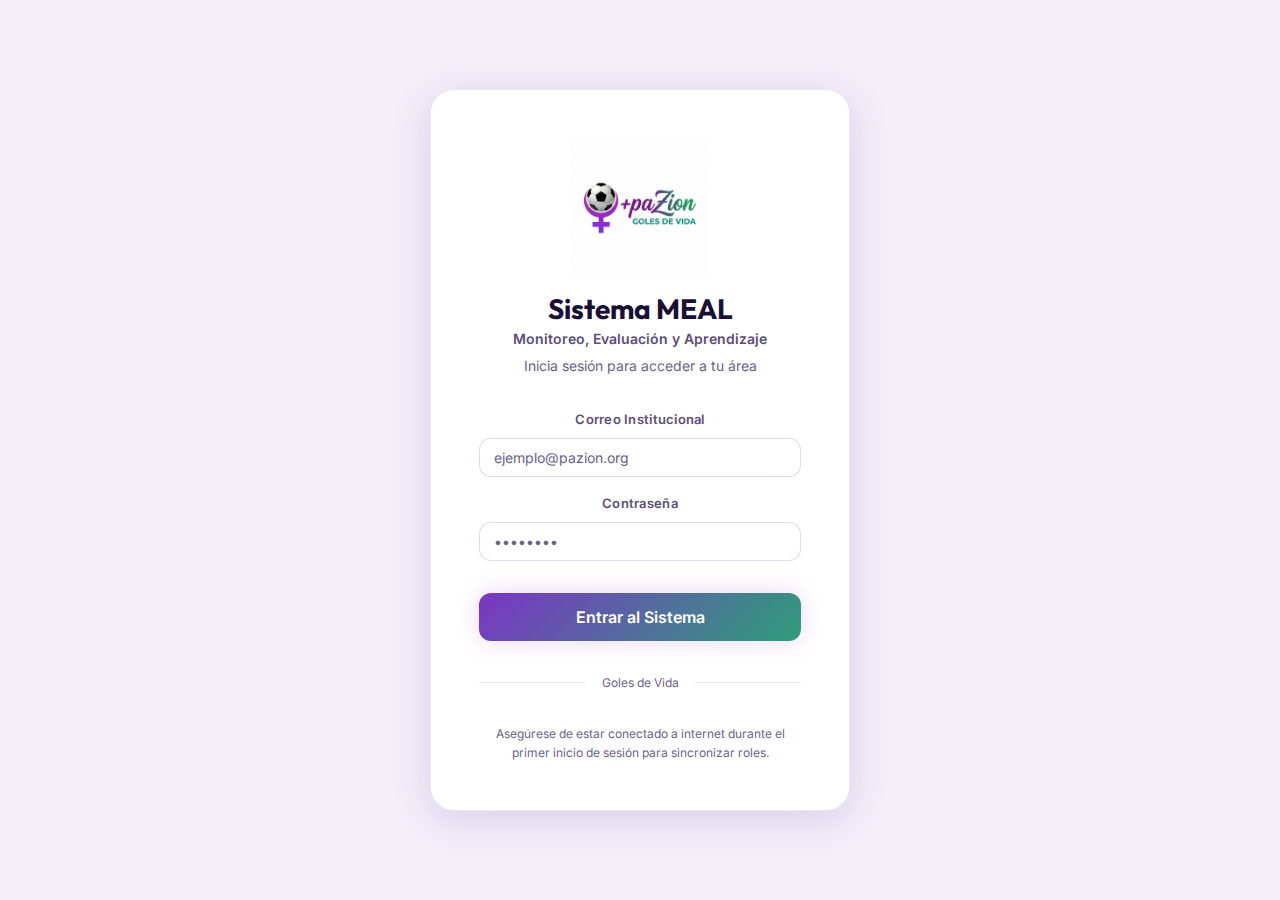
<file: index.html>
<!DOCTYPE html>
<html lang="es">

<head>
    <meta charset="UTF-8">
    <meta name="viewport" content="width=device-width, initial-scale=1.0">
    <title>Login | Sistema MEAL +PaZion</title>
    <link rel="stylesheet" href="css/main.css?v=11.2">
</head>

<body class="login-page">
    <div class="modal-overlay" style="background: var(--bg-dark);">
        <div class="modal modal-sm animate-fadein"
            style="background: var(--bg-card); box-shadow: var(--shadow-lg); border: 1px solid var(--border);">
            <div class="modal-body text-center" style="padding: var(--space-2xl);">
                <img src="assets/img/logo.png" alt="+PaZion"
                    style="height: 140px; margin: 0 auto var(--space-md); filter: none;"
                    onerror="this.src='https://placehold.co/200x80/0D0718/7B35C4?text=+PaZion'">

                <h2 style="margin-bottom: var(--space-xs); font-size: 28px; line-height: 1.1;">Sistema MEAL</h2>
                <p
                    style="font-size: 14px; font-weight: 600; color: var(--text-secondary); margin-bottom: var(--space-xs);">
                    Monitoreo, Evaluación y Aprendizaje
                </p>
                <p class="text-muted" style="margin-bottom: var(--space-xl); font-size: 14px;">Inicia sesión para
                    acceder a tu área</p>

                <form id="loginForm">
                    <div class="form-group text-left">
                        <label class="form-label" for="email">Correo Institucional</label>
                        <input type="email" id="email" class="form-control" placeholder="ejemplo@pazion.org" required>
                    </div>
                    <div class="form-group text-left">
                        <label class="form-label" for="password">Contraseña</label>
                        <input type="password" id="password" class="form-control" placeholder="••••••••" required>
                    </div>

                    <div id="loginError" class="alert alert-danger hidden" style="margin-bottom: var(--space-md);">
                        Correo o contraseña incorrectos
                    </div>

                    <button type="submit" class="btn btn-primary btn-full btn-lg" style="margin-top: var(--space-md);">
                        Entrar al Sistema
                    </button>
                </form>

                <div class="divider-text" style="color: var(--text-muted); margin: var(--space-xl) 0;">Goles de Vida
                </div>

                <p class="text-sm text-muted">Asegúrese de estar conectado a internet durante el primer inicio de sesión
                    para sincronizar roles.</p>
            </div>
        </div>
    </div>

    <script type="module">
        import { login, checkAuth } from './js/auth.js?v=11.2';

        // Redirigir si ya está logueado
        checkAuth();

        // Register Service Worker
        if ('serviceWorker' in navigator) {
            window.addEventListener('load', () => {
                navigator.serviceWorker.register('./sw-v11.js?v=11.2')
                    .then(reg => console.log('SW registrado', reg))
                    .catch(err => console.log('SW error', err));
            });
        }

        const loginForm = document.getElementById('loginForm');
        const loginError = document.getElementById('loginError');

        loginForm.addEventListener('submit', async (e) => {
            e.preventDefault();
            const email = document.getElementById('email').value;
            const password = document.getElementById('password').value;

            const result = await login(email, password);

            if (result.success) {
                window.location.href = 'dashboard.html';
            } else {
                loginError.classList.remove('hidden');
            }
        });
    </script>
</body>

</html>
</file>
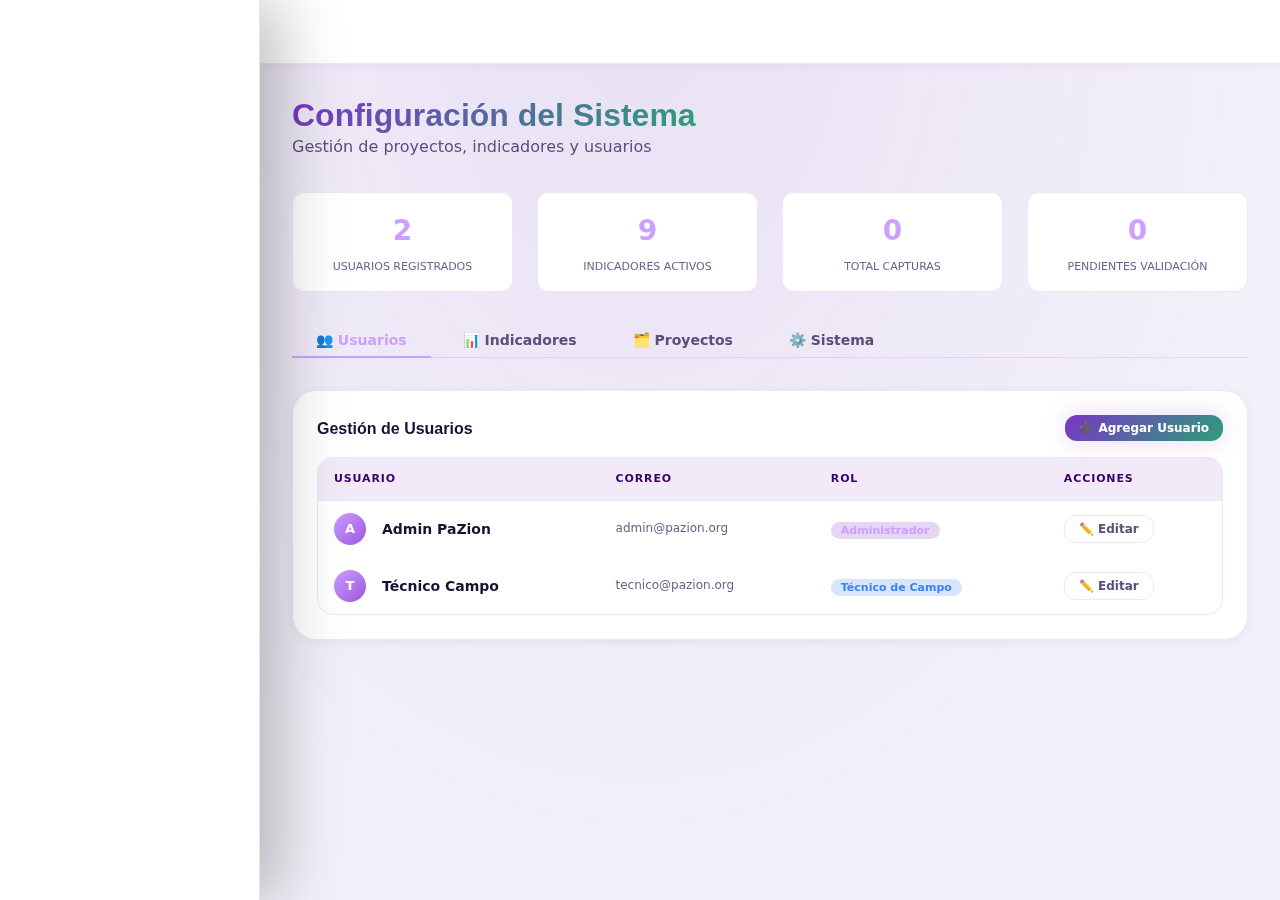
<file: admin.html>
<!DOCTYPE html>
<html lang="es">

<head>
    <meta charset="UTF-8">
    <meta name="viewport" content="width=device-width, initial-scale=1.0">
    <title>Configuración | Sistema MEAL +PaZion</title>
    <link rel="stylesheet" href="css/main.css?v=8">
    <style>
        .tab-nav {
            display: flex;
            gap: var(--space-sm);
            border-bottom: 1px solid var(--border);
            margin-bottom: var(--space-xl);
        }

        .tab-btn {
            padding: var(--space-sm) var(--space-lg);
            background: none;
            border: none;
            border-bottom: 2px solid transparent;
            color: var(--text-secondary);
            cursor: pointer;
            font-size: 14px;
            font-weight: 600;
            transition: all 0.2s;
            margin-bottom: -1px;
        }

        .tab-btn.active {
            color: var(--purple-400);
            border-bottom-color: var(--purple-400);
        }

        .tab-content {
            display: none;
        }

        .tab-content.active {
            display: block;
        }

        .user-avatar-sm {
            width: 32px;
            height: 32px;
            border-radius: 50%;
            background: linear-gradient(135deg, var(--purple-400), var(--purple-600));
            display: flex;
            align-items: center;
            justify-content: center;
            font-size: 13px;
            font-weight: 700;
            color: white;
        }

        .role-badge {
            padding: 2px 10px;
            border-radius: 20px;
            font-size: 11px;
            font-weight: 600;
        }

        .role-admin {
            background: rgba(123, 53, 196, 0.2);
            color: var(--purple-400);
        }

        .role-coordinator {
            background: rgba(46, 158, 122, 0.2);
            color: var(--green-400);
        }

        .role-technician {
            background: rgba(59, 130, 246, 0.2);
            color: var(--info);
        }

        .stat-mini {
            background: var(--bg-card);
            border: 1px solid var(--border);
            border-radius: var(--radius-md);
            padding: var(--space-md);
            text-align: center;
        }

        .stat-mini-value {
            font-size: 28px;
            font-weight: 800;
            color: var(--purple-400);
        }

        .stat-mini-label {
            font-size: 11px;
            text-transform: uppercase;
            color: var(--text-muted);
            margin-top: 4px;
        }
    </style>
</head>

<body>
    <div class="app-layout">
        <aside class="sidebar"></aside>

        <main class="main-content">
            <header class="topbar"></header>

            <div class="page-wrapper">
                <div class="flex justify-between items-center" style="margin-bottom: var(--space-xl);">
                    <div>
                        <h1 class="text-gradient">Configuración del Sistema</h1>
                        <p class="text-secondary">Gestión de proyectos, indicadores y usuarios</p>
                    </div>
                </div>

                <!-- Estadísticas Rápidas -->
                <div class="grid grid-4" style="margin-bottom: var(--space-xl);" id="quickStats">
                    <div class="stat-mini">
                        <div class="stat-mini-value" id="statUsers">—</div>
                        <div class="stat-mini-label">Usuarios Registrados</div>
                    </div>
                    <div class="stat-mini">
                        <div class="stat-mini-value" id="statIndicators">—</div>
                        <div class="stat-mini-label">Indicadores Activos</div>
                    </div>
                    <div class="stat-mini">
                        <div class="stat-mini-value" id="statCaptures">—</div>
                        <div class="stat-mini-label">Total Capturas</div>
                    </div>
                    <div class="stat-mini">
                        <div class="stat-mini-value" id="statPending">—</div>
                        <div class="stat-mini-label">Pendientes Validación</div>
                    </div>
                </div>

                <!-- Tabs -->
                <div class="tab-nav">
                    <button class="tab-btn active" onclick="switchTab('usuarios')">👥 Usuarios</button>
                    <button class="tab-btn" onclick="switchTab('indicadores')">📊 Indicadores</button>
                    <button class="tab-btn" onclick="switchTab('proyectos')">🗂️ Proyectos</button>
                    <button class="tab-btn" onclick="switchTab('sistema')">⚙️ Sistema</button>
                </div>

                <!-- TAB: Usuarios -->
                <div id="tab-usuarios" class="tab-content active">
                    <div class="card">
                        <div class="card-header">
                            <h3 class="card-title">Gestión de Usuarios</h3>
                            <button class="btn btn-primary btn-sm" onclick="openUserModal()">➕ Agregar Usuario</button>
                        </div>
                        <div class="table-wrapper">
                            <table>
                                <thead>
                                    <tr>
                                        <th>Usuario</th>
                                        <th>Correo</th>
                                        <th>Rol</th>
                                        <th>Acciones</th>
                                    </tr>
                                </thead>
                                <tbody id="usersList">
                                    <tr>
                                        <td colspan="4" class="text-center">Cargando...</td>
                                    </tr>
                                </tbody>
                            </table>
                        </div>
                    </div>
                </div>

                <!-- TAB: Indicadores -->
                <div id="tab-indicadores" class="tab-content">
                    <div class="card">
                        <div class="card-header">
                            <h3 class="card-title">Indicadores del Programa</h3>
                            <span class="badge badge-purple" id="totalIndBadge">9 indicadores</span>
                        </div>
                        <div class="table-wrapper">
                            <table>
                                <thead>
                                    <tr>
                                        <th>#</th>
                                        <th>Indicador</th>
                                        <th>Eje Estratégico</th>
                                        <th>Meta Anual</th>
                                        <th>Capturas</th>
                                    </tr>
                                </thead>
                                <tbody id="indicatorsAdmin">
                                    <tr>
                                        <td colspan="5" class="text-center">Cargando...</td>
                                    </tr>
                                </tbody>
                            </table>
                        </div>
                    </div>
                </div>

                <!-- TAB: Proyectos -->
                <div id="tab-proyectos" class="tab-content">
                    <div class="card">
                        <div class="card-header">
                            <h3 class="card-title">Proyectos Activos</h3>
                        </div>
                        <div class="table-wrapper">
                            <table>
                                <thead>
                                    <tr>
                                        <th>Nombre</th>
                                        <th>Eje</th>
                                        <th>Meta Global</th>
                                        <th>Descripción</th>
                                        <th>Estado</th>
                                    </tr>
                                </thead>
                                <tbody id="projectsAdmin">
                                    <tr>
                                        <td colspan="5" class="text-center">Cargando...</td>
                                    </tr>
                                </tbody>
                            </table>
                        </div>
                    </div>
                </div>

                <!-- TAB: Sistema -->
                <div id="tab-sistema" class="tab-content">
                    <div class="grid grid-2">
                        <div class="card">
                            <h3 style="margin-bottom: var(--space-lg);">Configuración Global</h3>
                            <div class="form-group">
                                <label class="form-label">Nombre de la Institución</label>
                                <input type="text" class="form-control" value="Fundación +PaZion / Goles de Vida">
                            </div>
                            <div class="form-group">
                                <label class="form-label">Período de Reporte Actual</label>
                                <input type="text" class="form-control" value="Enero - Diciembre 2025">
                            </div>
                            <div class="form-group">
                                <label class="form-label">Sincronización Automática</label>
                                <div class="form-check">
                                    <input type="checkbox" id="syncAuto" checked>
                                    <label for="syncAuto">Habilitar subida en segundo plano al recuperar
                                        conexión</label>
                                </div>
                            </div>
                            <button class="btn btn-primary">Guardar Cambios</button>
                        </div>

                        <div class="card">
                            <h3 style="margin-bottom: var(--space-lg);">Herramientas de BD</h3>
                            <p class="text-secondary text-sm" style="margin-bottom: var(--space-lg);">
                                Opciones de mantenimiento de la base de datos local (IndexedDB).
                            </p>
                            <div class="flex flex-col gap-md">
                                <button class="btn btn-secondary" onclick="exportData()">
                                    📥 Exportar Datos (JSON)
                                </button>
                                <button class="btn btn-ghost" onclick="reseedData()">
                                    🔄 Re-sembrar Datos Maestros
                                </button>
                                <div class="alert alert-warning" style="margin-bottom: 0;">
                                    <strong>Versión BD:</strong> <span id="dbVersionInfo">cargando...</span><br>
                                    <strong>Última actualización:</strong> <span id="dbLastUpdate">—</span>
                                </div>
                            </div>
                        </div>
                    </div>
                </div>
            </div>
        </main>
    </div>

    <!-- Modal de Usuario -->
    <div id="userModal" class="modal-overlay hidden">
        <div class="modal">
            <div class="modal-header">
                <h2 class="modal-title" id="userModalTitle">Agregar Usuario</h2>
                <button class="modal-close" onclick="closeUserModal()">×</button>
            </div>
            <div class="modal-body">
                <input type="hidden" id="editUserId">
                <div class="form-group">
                    <label class="form-label">Nombre Completo *</label>
                    <input type="text" id="userName" class="form-control" placeholder="Ej: María García">
                </div>
                <div class="form-group">
                    <label class="form-label">Correo Electrónico *</label>
                    <input type="email" id="userEmail" class="form-control" placeholder="correo@pazion.org">
                </div>
                <div class="form-group">
                    <label class="form-label">Contraseña *</label>
                    <input type="password" id="userPassword" class="form-control" placeholder="Mínimo 4 caracteres">
                </div>
                <div class="form-group">
                    <label class="form-label">Rol del Usuario *</label>
                    <select id="userRol" class="form-control">
                        <option value="Técnico de Campo">Técnico de Campo</option>
                        <option value="Coordinador de Proyecto">Coordinador de Proyecto</option>
                        <option value="Administrador">Administrador</option>
                    </select>
                </div>
            </div>
            <div class="modal-footer">
                <button class="btn btn-ghost" onclick="closeUserModal()">Cancelar</button>
                <button class="btn btn-primary" id="btnSaveUser" onclick="saveUser()">💾 Guardar Usuario</button>
            </div>
        </div>
    </div>

    <script type="module">
        import { initUI, showToast } from './js/app.js?v=8';
        import { initDB, getAllData, addData, updateData, ensureDataSeeded } from './js/db.js?v=8';

        initUI();

        let allUsers = [];
        let allIndicators = [];
        let allCaptures = [];
        let allProjects = [];

        async function loadAdmin() {
            await initDB();
            await ensureDataSeeded();

            allUsers = await getAllData('usuarios');
            allIndicators = await getAllData('indicadores');
            allCaptures = await getAllData('capturas');
            allProjects = await getAllData('proyectos');

            // Estadísticas rápidas
            document.getElementById('statUsers').textContent = allUsers.length;
            document.getElementById('statIndicators').textContent = allIndicators.length;
            document.getElementById('statCaptures').textContent = allCaptures.length;
            document.getElementById('statPending').textContent = allCaptures.filter(c => c.estado === 'Pendiente').length;
            document.getElementById('dbVersionInfo').textContent = 'PazionMEAL v4';
            document.getElementById('dbLastUpdate').textContent = new Date().toLocaleDateString('es-ES');

            renderUsers();
            renderIndicators();
            renderProjects();
        }

        function renderUsers() {
            const tbody = document.getElementById('usersList');
            tbody.innerHTML = allUsers.map(u => {
                const roleClass = u.rol === 'Administrador' ? 'role-admin' :
                    u.rol === 'Coordinador de Proyecto' ? 'role-coordinator' : 'role-technician';
                return `
                    <tr>
                        <td>
                            <div class="flex items-center gap-md">
                                <div class="user-avatar-sm">${u.nombre.charAt(0)}</div>
                                <strong>${u.nombre}</strong>
                            </div>
                        </td>
                        <td class="text-sm text-muted">${u.correo}</td>
                        <td><span class="role-badge ${roleClass}">${u.rol}</span></td>
                        <td>
                            <button class="btn btn-ghost btn-sm" onclick="window.editUser(${u.id})">✏️ Editar</button>
                        </td>
                    </tr>
                `;
            }).join('');
        }

        function renderIndicators() {
            document.getElementById('totalIndBadge').textContent = `${allIndicators.length} indicadores`;
            document.getElementById('indicatorsAdmin').innerHTML = allIndicators.map(i => {
                const caps = allCaptures.filter(c => c.indicador_id === i.id);
                return `
                    <tr>
                        <td class="text-muted">${i.id}</td>
                        <td><strong>${i.nombre}</strong></td>
                        <td><span class="text-sm text-muted">${i.eje}</span></td>
                        <td class="text-sm">${i.meta}</td>
                        <td>
                            <span class="badge ${caps.length > 0 ? 'badge-success' : 'badge-warning'}">
                                ${caps.length} registros
                            </span>
                        </td>
                    </tr>
                `;
            }).join('');
        }

        function renderProjects() {
            document.getElementById('projectsAdmin').innerHTML = allProjects.map(p => `
                <tr>
                    <td><strong>${p.nombre}</strong></td>
                    <td>${p.eje}</td>
                    <td>${p.meta_global}%</td>
                    <td class="text-sm text-muted">${p.descripcion || '—'}</td>
                    <td><span class="badge badge-success">${p.activo ? 'Activo' : 'Inactivo'}</span></td>
                </tr>
            `).join('');
        }

        // Tabs
        window.switchTab = (tabName) => {
            document.querySelectorAll('.tab-content').forEach(t => t.classList.remove('active'));
            document.querySelectorAll('.tab-btn').forEach(b => b.classList.remove('active'));
            document.getElementById(`tab-${tabName}`).classList.add('active');
            event.target.classList.add('active');
        };

        // Modal Usuario
        window.openUserModal = () => {
            document.getElementById('userModalTitle').textContent = 'Agregar Usuario';
            document.getElementById('editUserId').value = '';
            document.getElementById('userName').value = '';
            document.getElementById('userEmail').value = '';
            document.getElementById('userPassword').value = '';
            document.getElementById('userRol').value = 'Técnico de Campo';
            document.getElementById('userModal').classList.remove('hidden');
        };

        window.editUser = (id) => {
            const user = allUsers.find(u => u.id === id);
            if (!user) return;
            document.getElementById('userModalTitle').textContent = 'Editar Usuario';
            document.getElementById('editUserId').value = user.id;
            document.getElementById('userName').value = user.nombre;
            document.getElementById('userEmail').value = user.correo;
            document.getElementById('userPassword').value = user.password || '';
            document.getElementById('userRol').value = user.rol;
            document.getElementById('userModal').classList.remove('hidden');
        };

        window.closeUserModal = () => {
            document.getElementById('userModal').classList.add('hidden');
        };

        window.saveUser = async () => {
            const id = document.getElementById('editUserId').value;
            const nombre = document.getElementById('userName').value.trim();
            const correo = document.getElementById('userEmail').value.trim();
            const password = document.getElementById('userPassword').value.trim();
            const rol = document.getElementById('userRol').value;

            if (!nombre || !correo || !password) {
                showToast('Todos los campos son requeridos', 'error');
                return;
            }

            const userData = { nombre, correo, password, rol };

            try {
                if (id) {
                    await updateData('usuarios', { id: parseInt(id), ...userData });
                    showToast('Usuario actualizado correctamente', 'success');
                } else {
                    await addData('usuarios', userData);
                    showToast('Usuario creado correctamente', 'success');
                }
                closeUserModal();
                allUsers = await getAllData('usuarios');
                document.getElementById('statUsers').textContent = allUsers.length;
                renderUsers();
            } catch (err) {
                console.error(err);
                showToast('Error: el correo puede estar duplicado', 'error');
            }
        };

        // Exportar datos
        window.exportData = async () => {
            const data = {
                usuarios: allUsers,
                proyectos: allProjects,
                indicadores: allIndicators,
                capturas: allCaptures,
                exportado: new Date().toISOString()
            };
            const blob = new Blob([JSON.stringify(data, null, 2)], { type: 'application/json' });
            const a = document.createElement('a');
            a.href = URL.createObjectURL(blob);
            a.download = `backup_meal_pazion_${new Date().toISOString().split('T')[0]}.json`;
            a.click();
            showToast('Exportación completada', 'success');
        };

        // Re-sembrar
        window.reseedData = async () => {
            if (!confirm('¿Esto limpiará y re-sembrará los datos maestros de indicadores. Continuar?')) return;
            await ensureDataSeeded();
            showToast('Datos re-sembrados correctamente', 'success');
            loadAdmin();
        };

        loadAdmin();
    </script>
</body>

</html>
</file>
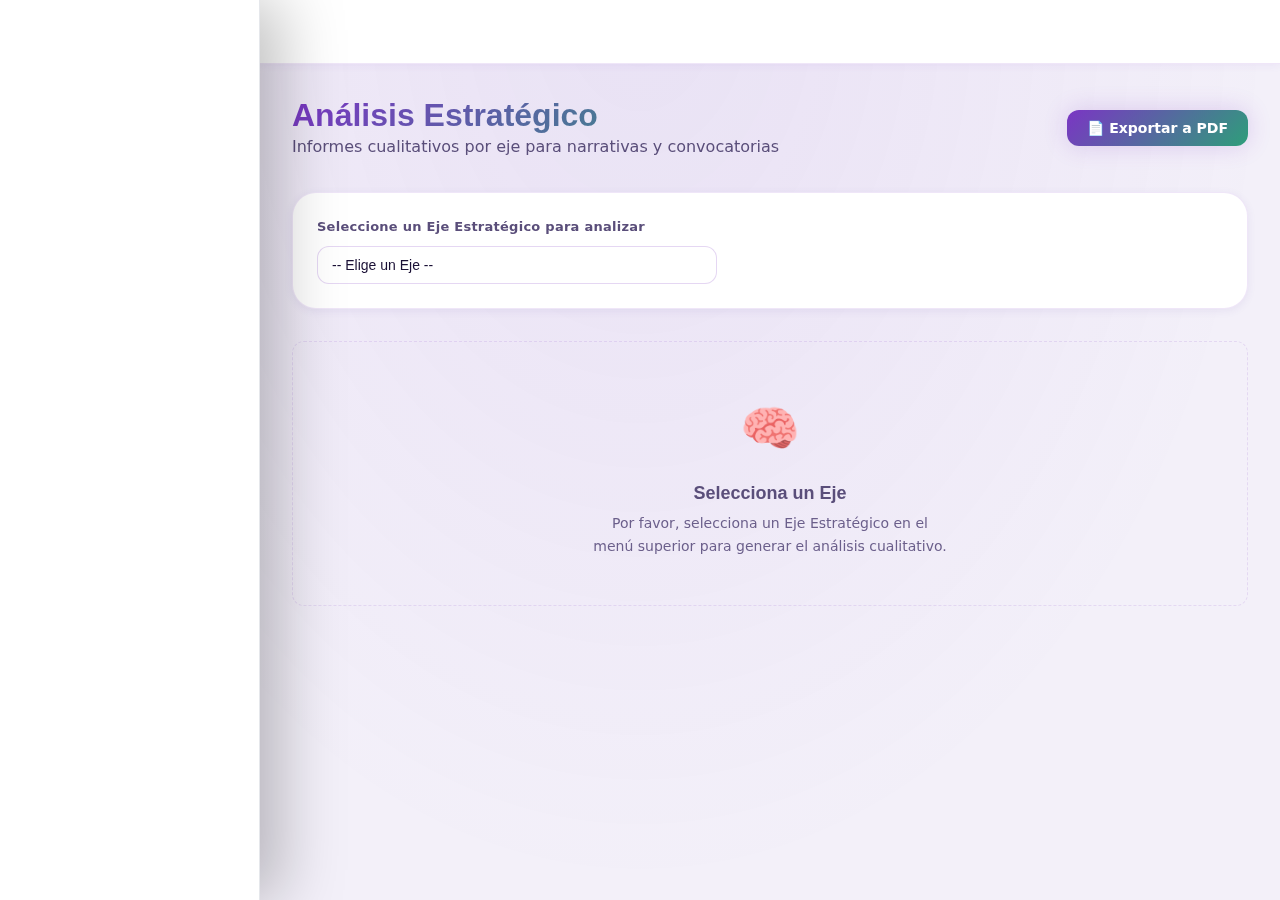
<file: analisis.html>
<!DOCTYPE html>
<html lang="es">

<head>
    <meta charset="UTF-8">
    <meta name="viewport" content="width=device-width, initial-scale=1.0">
    <title>Análisis Estratégico | Sistema MEAL +PaZion</title>
    <link rel="stylesheet" href="css/main.css?v=12-analisis">
    <!-- jspdf y html2canvas para PDF -->
    <script src="https://cdnjs.cloudflare.com/ajax/libs/jspdf/2.5.1/jspdf.umd.min.js"></script>
    <script src="https://cdnjs.cloudflare.com/ajax/libs/html2canvas/1.4.1/html2canvas.min.js"></script>
    <style>
        .analysis-card {
            background: rgba(255, 255, 255, 0.02);
            border: 1px solid var(--border);
            border-radius: var(--radius-xl);
            padding: var(--space-2xl);
            margin-bottom: var(--space-xl);
        }

        .analysis-title {
            font-size: 24px;
            font-weight: 800;
            color: var(--text-primary);
            margin-bottom: var(--space-lg);
            border-left: 4px solid var(--purple-500);
            padding-left: var(--space-sm);
        }

        .pull-quote {
            font-style: italic;
            font-size: 18px;
            color: var(--text-secondary);
            border-left: 4px solid var(--purple-600);
            padding: var(--space-md) var(--space-xl);
            background: linear-gradient(90deg, rgba(123, 53, 196, 0.1) 0%, transparent 100%);
            margin: var(--space-xl) 0;
            border-radius: 0 var(--radius-md) var(--radius-md) 0;
        }

        .highlight-box {
            background: rgba(46, 158, 122, 0.08);
            border: 1px solid rgba(46, 158, 122, 0.3);
            border-radius: var(--radius-md);
            padding: var(--space-md);
            margin-bottom: var(--space-md);
        }

        .highlight-title {
            color: var(--green-400);
            font-weight: 700;
            font-size: 14px;
            text-transform: uppercase;
            letter-spacing: 0.05em;
            margin-bottom: var(--space-xs);
        }

        .empty-state {
            text-align: center;
            padding: var(--space-2xl);
            color: var(--text-muted);
            border: 1px dashed var(--border);
            border-radius: var(--radius-md);
        }

        .empty-state-icon {
            font-size: 48px;
            margin-bottom: var(--space-md);
        }

        .paragraph {
            line-height: 1.8;
            color: var(--text-secondary);
            margin-bottom: var(--space-md);
            font-size: 15px;
        }

        .insight-list {
            list-style: none;
            padding: 0;
            margin: 0;
        }

        .insight-list li {
            position: relative;
            padding-left: 24px;
            margin-bottom: var(--space-sm);
            line-height: 1.6;
            color: var(--text-secondary);
        }

        .insight-list li::before {
            content: "✦";
            position: absolute;
            left: 0;
            color: var(--purple-400);
            font-size: 14px;
        }
    </style>
</head>

<body>
    <div class="app-layout">
        <aside class="sidebar"></aside>

        <main class="main-content">
            <header class="topbar"></header>

            <div class="page-wrapper">
                <div class="flex justify-between items-center" style="margin-bottom: var(--space-xl);">
                    <div>
                        <h1 class="text-gradient">Análisis Estratégico</h1>
                        <p class="text-secondary">Informes cualitativos por eje para narrativas y convocatorias</p>
                    </div>
                    <button class="btn btn-primary" id="btnExportPDF" disabled>
                        <span>📄 Exportar a PDF</span>
                    </button>
                </div>

                <div class="card" style="margin-bottom: var(--space-xl);">
                    <div class="form-group" style="max-width: 400px; margin-bottom: 0;">
                        <label class="form-label">Seleccione un Eje Estratégico para analizar</label>
                        <select id="filterEje" class="form-control">
                            <option value="">-- Elige un Eje --</option>
                        </select>
                    </div>
                </div>

                <!-- Contenedor del Reporte Dinámico -->
                <div id="reportContent" style="display: none;">
                    <div class="card" style="padding: var(--space-2xl);">
                        <!-- Encabezado Institucional -->
                        <div class="text-center" style="margin-bottom: var(--space-2xl);">
                            <img src="assets/img/logo.png" alt="+PaZion"
                                style="height: 60px; margin: 0 auto var(--space-md); filter: grayscale(1) brightness(0.2);"
                                onerror="this.src='https://placehold.co/150x60/0D0718/7B35C4?text=+PaZion'">
                            <h2 style="font-size: 26px; color: var(--text-primary);">Informe Narrativo de Impacto</h2>
                            <p class="text-secondary" style="font-size: 18px; font-weight: 600;" id="ejeTitle">Eje
                                Estratégico</p>
                            <div class="text-sm text-muted" style="margin-top: var(--space-sm);">
                                Generado el: <span id="genDate"></span> • Fundación +PaZion
                            </div>
                        </div>

                        <div class="analysis-card">
                            <div class="analysis-title">Resumen Ejecutivo</div>
                            <p class="paragraph" id="resumenNarrativo"></p>
                        </div>

                        <div class="pull-quote" id="pullQuote">
                            "Añadir el testimonio más significativo aquí consolidará el impacto que buscamos generar en
                            las
                            comunidades."
                        </div>

                        <div class="analysis-card">
                            <div class="analysis-title">Hallazgos y Observaciones Cualitativas</div>
                            <p class="paragraph">A partir de los registros de campo obtenidos durante el monitoreo, se
                                han extraído
                                las siguientes reflexiones y hallazgos clave:</p>
                            <ul class="insight-list" id="observacionesList">
                                <!-- Dinámico -->
                            </ul>
                        </div>

                        <div class="analysis-card"
                            style="background: rgba(123, 53, 196, 0.05); border-color: rgba(123, 53, 196, 0.2);">
                            <div class="analysis-title">Conclusión para Socialización</div>
                            <p class="paragraph" id="conclusionSocializacion"></p>
                        </div>

                        <div
                            style="margin-top: var(--space-3xl); border-top: 1px solid var(--border); padding-top: var(--space-md);">
                            <p class="text-xs text-muted text-center">Este informe está alineado con la política
                                institucional de
                                MEAL cualitativo para potenciar el análisis más allá del mero dato numérico.</p>
                        </div>
                    </div>
                </div>

                <div id="emptyStateContainer" class="empty-state">
                    <div class="empty-state-icon">🧠</div>
                    <h3 style="margin-bottom: var(--space-sm);">Selecciona un Eje</h3>
                    <p>Por favor, selecciona un Eje Estratégico en el menú superior para generar el análisis
                        cualitativo.</p>
                </div>

            </div>
        </main>
    </div>

    <script type="module">
        import { initUI, showToast } from './js/app.js?v=12-analisis';
        import { initDB, getAllData, ensureDataSeeded } from './js/db.js?v=12-analisis';

        initUI();

        let allCaptures = [];
        let indicadores = [];

        async function initReport() {
            try {
                await initDB();
                await ensureDataSeeded();
                allCaptures = await getAllData('capturas');
                indicadores = await getAllData('indicadores');

                const ejes = [...new Set(indicadores.map(i => i.eje))];
                const ejeFilter = document.getElementById('filterEje');
                ejes.forEach(eje => {
                    const opt = document.createElement('option');
                    opt.value = eje;
                    opt.textContent = eje;
                    ejeFilter.appendChild(opt);
                });

                document.getElementById('genDate').textContent = new Date().toLocaleDateString('es-ES', {
                    weekday: 'long', year: 'numeric', month: 'long', day: 'numeric'
                });
            } catch (err) {
                console.error("Error al inicializar reporte", err);
                showToast("Error cargando los datos", "error");
            }
        }

        function generarAnalisis(ejeSeleccionado) {
            const container = document.getElementById('reportContent');
            const emptyState = document.getElementById('emptyStateContainer');
            const btnPdf = document.getElementById('btnExportPDF');

            if (!ejeSeleccionado) {
                container.style.display = 'none';
                emptyState.style.display = 'block';
                btnPdf.disabled = true;
                return;
            }

            container.style.display = 'block';
            emptyState.style.display = 'none';
            btnPdf.disabled = false;

            document.getElementById('ejeTitle').textContent = ejeSeleccionado;

            const indsDelEje = indicadores.filter(i => i.eje === ejeSeleccionado).map(i => i.id);
            const capturasEje = allCaptures.filter(c => indsDelEje.includes(c.indicador_id));
            const aprobadas = capturasEje.filter(c => c.estado === 'Aprobado');

            // --- 1. Resumen Narrativo ---
            let totalParticipantesAprox = 0;
            capturasEje.forEach(c => {
                if (c.conteo && c.conteo.total) totalParticipantesAprox += parseInt(c.conteo.total);
                if (c.participantes) totalParticipantesAprox += c.participantes.length;
            });

            const p1 = `El eje estratégico "${ejeSeleccionado}" se ha consolidado como un componente vital de nuestra intervención territorial. A la fecha, se han ingresado al sistema <strong>${capturasEje.length} registros o sesiones de campo</strong>. La rigurosidad de nuestro método MEAL ha permitido que <strong>${aprobadas.length} de estas capturas</strong> superen exitosamente los procesos de validación técnica.`;

            const p2 = totalParticipantesAprox > 0 ?
                ` En términos de alcance poblacional, nuestras acciones documentadas en este eje proyectan una incidencia directa sobre al menos ${totalParticipantesAprox} participantes, promoviendo transformaciones medibles en sus entornos.`
                : ` Nos encontramos en una fase de levantamiento de línea base y recolección de evidencia inicial.`;

            document.getElementById('resumenNarrativo').innerHTML = p1 + p2;

            // --- 2. Pull Quote ---
            const quotes = [
                `La verdadera medición del impacto no reside en la cantidad de encuestas, sino en las historias de agencia que cada número representa dentro de "${ejeSeleccionado}".`,
                `"Nuestro trabajo en el terreno demuestra que el desarrollo de capacidades en el marco de '${ejeSeleccionado}' genera cambios que trascienden las estimaciones iniciales."`,
                `"Las percepciones recogidas indican que las dinámicas de empoderamiento están echando raíces profundas en el día a día de las participantes."`
            ];
            document.getElementById('pullQuote').textContent = quotes[Math.floor(Math.random() * quotes.length)];

            // --- 3. Observaciones y Hallazgos ---
            const obsList = document.getElementById('observacionesList');
            obsList.innerHTML = '';

            let tieneObservacionesReales = false;
            capturasEje.forEach(c => {
                if (c.observaciones && c.observaciones.trim() !== '') {
                    tieneObservacionesReales = true;
                    const li = document.createElement('li');
                    li.innerHTML = `<em>De la captura del ${new Date(c.fecha).toLocaleDateString()}:</em> "${c.observaciones}"`;
                    obsList.appendChild(li);
                }
            });

            if (!tieneObservacionesReales) {
                // Generar hallazgos sintéticos basados en los indicadores del eje
                const indicadoresEje = indicadores.filter(i => i.eje === ejeSeleccionado);
                const indsAsignados = new Set(capturasEje.map(c => c.indicador_id));

                indicadoresEje.forEach(ind => {
                    const capsDeInd = capturasEje.filter(c => c.indicador_id === ind.id);
                    if (capsDeInd.length > 0) {
                        const aprobDeInd = capsDeInd.filter(c => c.estado === 'Aprobado');
                        const li = document.createElement('li');
                        li.innerHTML = `<strong>Avance cualitativo en ${ind.nombre}:</strong> Las dinamizadoras registran una apropiación evidente del concepto. Los datos reflejan que a través de las ${capsDeInd.length} sesiones documentadas, las participantes muestran mayor involucramiento y resonancia con la metodología esperada. (${aprobDeInd.length} sesiones totalmente validadas).`;
                        obsList.appendChild(li);
                    }
                });

                if (indsAsignados.size === 0) {
                    obsList.innerHTML = '<li>Aún no contamos con datos cualitativos sistematizados ni observaciones de campo directas para este eje. Se recomienda fomentar el registro de bitácoras por parte de los técnicos comunitarios.</li>';
                }
            }

            // --- 4. Conclusión para Socialización ---
            const conclusion = `Los hallazgos del eje <strong>"${ejeSeleccionado}"</strong> ratifican que los procesos de intervención territoriales de Fundación +PaZion son pertinentes y generan transformaciones sostenidas. La correlación entre la validación de nuestros indicadores (estado: ${aprobadas.length > 0 ? 'Favorable' : 'Incidencial'}) y la participación activa de las comunidades, sugiere que estamos en el camino correcto. Este informe puede ser utilizado de manera directa como insumo argumentativo para justificación técnica en procesos de rendición de cuentas, diálogos con aliados de cooperación y mesas de incidencia política.`;
            document.getElementById('conclusionSocializacion').innerHTML = conclusion;

        }

        document.getElementById('filterEje').addEventListener('change', (e) => {
            generarAnalisis(e.target.value);
        });

        // Exportar PDF
        document.getElementById('btnExportPDF').addEventListener('click', async () => {
            const { jsPDF } = window.jspdf;
            const doc = new jsPDF('p', 'pt', 'a4');
            const content = document.getElementById('reportContent');

            showToast("Generando PDF de análisis...", "info");

            html2canvas(content, {
                backgroundColor: '#0D0718',
                scale: 2,
            }).then(canvas => {
                const imgData = canvas.toDataURL('image/png');
                const imgWidth = 595.28;
                const imgHeight = (canvas.height * imgWidth) / canvas.width;

                doc.addImage(imgData, 'PNG', 0, 0, imgWidth, imgHeight);
                doc.save('Analisis_Estrategico_Pazion_' + new Date().toISOString().split('T')[0] + '.pdf');
                showToast("Análisis PDF descargado con éxito", "success");
            });
        });

        initReport();
    </script>
</body>

</html>
</file>
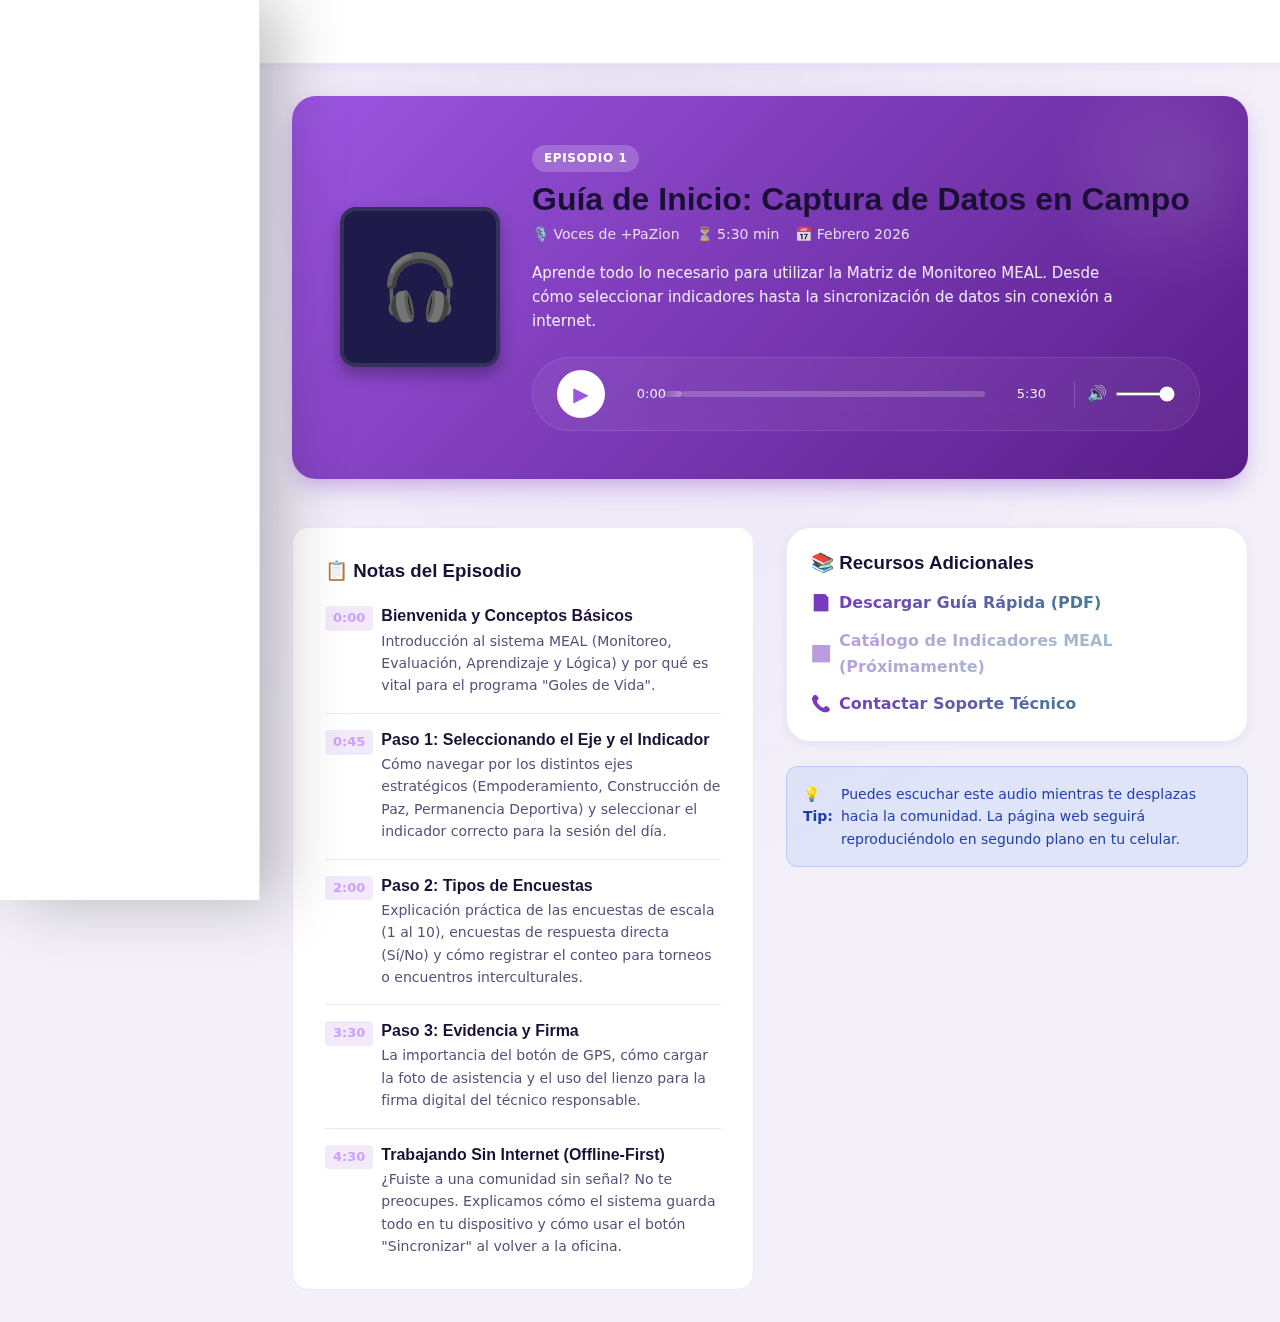
<file: capacitacion.html>
<!DOCTYPE html>
<html lang="es">

<head>
    <meta charset="UTF-8">
    <meta name="viewport" content="width=device-width, initial-scale=1.0">
    <title>Capacitación | Sistema MEAL +PaZion</title>
    <link rel="stylesheet" href="css/main.css?v=8">
    <link
        href="https://fonts.googleapis.com/css2?family=Outfit:wght@400;500;600;700&family=Inter:wght@400;500;600&display=swap"
        rel="stylesheet">
    <style>
        .podcast-header {
            background: linear-gradient(135deg, var(--purple-600), #581c87);
            border-radius: var(--radius-xl);
            padding: var(--space-2xl);
            color: white;
            display: flex;
            align-items: center;
            gap: var(--space-xl);
            box-shadow: 0 10px 25px -5px rgba(123, 53, 196, 0.4);
            position: relative;
            overflow: hidden;
            margin-bottom: var(--space-2xl);
        }

        .podcast-header::before {
            content: '';
            position: absolute;
            top: -50px;
            right: -50px;
            width: 250px;
            height: 250px;
            background: radial-gradient(circle, rgba(255, 255, 255, 0.1) 0%, rgba(255, 255, 255, 0) 70%);
            border-radius: 50%;
        }

        .podcast-cover {
            width: 160px;
            height: 160px;
            border-radius: var(--radius-lg);
            background: #1e1b4b;
            flex-shrink: 0;
            display: flex;
            align-items: center;
            justify-content: center;
            font-size: 64px;
            box-shadow: 0 8px 16px rgba(0, 0, 0, 0.3);
            border: 4px solid rgba(255, 255, 255, 0.1);
        }

        .podcast-info {
            flex: 1;
            z-index: 1;
        }

        .podcast-badge {
            background: rgba(255, 255, 255, 0.2);
            backdrop-filter: blur(4px);
            padding: 4px 12px;
            border-radius: 20px;
            font-size: 12px;
            font-weight: 600;
            text-transform: uppercase;
            letter-spacing: 0.05em;
            display: inline-block;
            margin-bottom: var(--space-sm);
        }

        .podcast-title {
            font-family: 'Outfit', sans-serif;
            font-size: 32px;
            font-weight: 800;
            margin-bottom: var(--space-xs);
            line-height: 1.2;
        }

        .podcast-meta {
            font-size: 14px;
            opacity: 0.8;
            margin-bottom: var(--space-md);
            display: flex;
            align-items: center;
            gap: var(--space-md);
        }

        /* Reproductor de Audio Custom */
        .audio-player {
            background: rgba(255, 255, 255, 0.05);
            backdrop-filter: blur(10px);
            border: 1px solid rgba(255, 255, 255, 0.1);
            border-radius: var(--radius-full);
            padding: 12px 24px;
            display: flex;
            align-items: center;
            gap: var(--space-md);
            margin-top: var(--space-lg);
        }

        .btn-play {
            width: 48px;
            height: 48px;
            border-radius: 50%;
            background: white;
            color: var(--purple-600);
            border: none;
            display: flex;
            align-items: center;
            justify-content: center;
            font-size: 20px;
            cursor: pointer;
            transition: transform 0.2s ease, box-shadow 0.2s ease;
            flex-shrink: 0;
        }

        .btn-play:hover {
            transform: scale(1.05);
            box-shadow: 0 4px 12px rgba(255, 255, 255, 0.3);
        }

        .progress-bar {
            flex: 1;
            height: 6px;
            background: rgba(255, 255, 255, 0.2);
            border-radius: 3px;
            cursor: pointer;
            position: relative;
        }

        .progress-fill {
            position: absolute;
            left: 0;
            top: 0;
            height: 100%;
            background: white;
            border-radius: 3px;
            width: 0%;
        }

        .progress-handle {
            position: absolute;
            right: -6px;
            top: -3px;
            width: 12px;
            height: 12px;
            background: white;
            border-radius: 50%;
            box-shadow: 0 2px 4px rgba(0, 0, 0, 0.2);
            opacity: 0;
            transition: opacity 0.2s;
        }

        .progress-bar:hover .progress-handle {
            opacity: 1;
        }

        .time-display {
            font-size: 13px;
            font-variant-numeric: tabular-nums;
            opacity: 0.9;
            min-width: 45px;
            text-align: right;
        }

        /* Notas del Episodio */
        .show-notes {
            background: var(--bg-card);
            border: 1px solid var(--border);
            border-radius: var(--radius-lg);
            padding: var(--space-xl);
        }

        .timestamp {
            display: inline-block;
            background: rgba(123, 53, 196, 0.1);
            color: var(--purple-400);
            padding: 2px 8px;
            border-radius: 4px;
            font-variant-numeric: tabular-nums;
            font-weight: 600;
            font-size: 13px;
            margin-right: var(--space-sm);
            cursor: pointer;
            transition: background 0.2s;
        }

        .timestamp:hover {
            background: rgba(123, 53, 196, 0.2);
        }

        .note-item {
            display: flex;
            align-items: flex-start;
            margin-bottom: var(--space-md);
            padding-bottom: var(--space-md);
            border-bottom: 1px solid var(--border);
        }

        .note-item:last-child {
            margin-bottom: 0;
            padding-bottom: 0;
            border-bottom: none;
        }

        .note-content {
            flex: 1;
        }

        .note-content h4 {
            margin: 0 0 4px 0;
            font-size: 16px;
            color: var(--text-primary);
        }

        .note-content p {
            margin: 0;
            font-size: 14px;
            color: var(--text-secondary);
        }

        @media (max-width: 768px) {
            .podcast-header {
                flex-direction: column;
                text-align: center;
                padding: var(--space-lg);
            }

            .podcast-meta {
                justify-content: center;
            }

            .audio-player {
                padding: 12px;
                gap: 12px;
            }
        }
    </style>
</head>

<body>
    <div class="app-layout">
        <aside class="sidebar"></aside>

        <main class="main-content">
            <header class="topbar"></header>

            <div class="page-wrapper">
                <!-- Header del Podcast -->
                <div class="podcast-header">
                    <div class="podcast-cover">
                        🎧
                    </div>
                    <div class="podcast-info">
                        <span class="podcast-badge">Episodio 1</span>
                        <h1 class="podcast-title">Guía de Inicio: Captura de Datos en Campo</h1>
                        <div class="podcast-meta">
                            <span>🎙️ Voces de +PaZion</span>
                            <span>⏳ 5:30 min</span>
                            <span>📅 Febrero 2026</span>
                        </div>
                        <p style="opacity: 0.9; max-width: 600px; font-size: 15px; margin: 0;">
                            Aprende todo lo necesario para utilizar la Matriz de Monitoreo MEAL. Desde cómo seleccionar
                            indicadores hasta la sincronización de datos sin conexión a internet.
                        </p>

                        <!-- Reproductor de Audio (Modo Demo/Simulador) -->
                        <div class="audio-player">
                            <button class="btn-play" id="btnPlayPause">
                                ▶
                            </button>
                            <span class="time-display" id="currentTime">0:00</span>
                            <div class="progress-bar" id="progressBar">
                                <div class="progress-fill" id="progressFill"></div>
                                <div class="progress-handle" id="progressHandle"></div>
                            </div>
                            <span class="time-display" id="durationTime">5:30</span>

                            <!-- Control de Volumen (Decorativo) -->
                            <div class="volume-container"
                                style="display: flex; align-items: center; gap: 8px; margin-left: 12px; padding-left: 12px; border-left: 1px solid rgba(255,255,255,0.2);">
                                <span id="btnMute" style="cursor: pointer; font-size: 16px;">🔊</span>
                                <input type="range" id="volumeSlider" min="0" max="1" step="0.05" value="1"
                                    style="width: 60px; height: 4px; accent-color: white; cursor: pointer;">
                            </div>
                        </div>
                    </div>
                </div>

                <!-- Notas del Episodio -->
                <div class="grid grid-2" style="align-items: start; gap: var(--space-xl);">

                    <div class="show-notes">
                        <h3 style="margin-bottom: var(--space-lg); display: flex; align-items: center; gap: 8px;">
                            📋 Notas del Episodio
                        </h3>

                        <div class="note-item">
                            <span class="timestamp" data-time="0">0:00</span>
                            <div class="note-content">
                                <h4>Bienvenida y Conceptos Básicos</h4>
                                <p>Introducción al sistema MEAL (Monitoreo, Evaluación, Aprendizaje y Lógica) y por qué
                                    es vital para el programa "Goles de Vida".</p>
                            </div>
                        </div>

                        <div class="note-item">
                            <span class="timestamp" data-time="45">0:45</span>
                            <div class="note-content">
                                <h4>Paso 1: Seleccionando el Eje y el Indicador</h4>
                                <p>Cómo navegar por los distintos ejes estratégicos (Empoderamiento, Construcción de
                                    Paz, Permanencia Deportiva) y seleccionar el indicador correcto para la sesión del
                                    día.</p>
                            </div>
                        </div>

                        <div class="note-item">
                            <span class="timestamp" data-time="120">2:00</span>
                            <div class="note-content">
                                <h4>Paso 2: Tipos de Encuestas</h4>
                                <p>Explicación práctica de las encuestas de escala (1 al 10), encuestas de respuesta
                                    directa (Sí/No) y cómo registrar el conteo para torneos o encuentros
                                    interculturales.</p>
                            </div>
                        </div>

                        <div class="note-item">
                            <span class="timestamp" data-time="210">3:30</span>
                            <div class="note-content">
                                <h4>Paso 3: Evidencia y Firma</h4>
                                <p>La importancia del botón de GPS, cómo cargar la foto de asistencia y el uso del
                                    lienzo para la firma digital del técnico responsable.</p>
                            </div>
                        </div>

                        <div class="note-item">
                            <span class="timestamp" data-time="270">4:30</span>
                            <div class="note-content">
                                <h4>Trabajando Sin Internet (Offline-First)</h4>
                                <p>¿Fuiste a una comunidad sin señal? No te preocupes. Explicamos cómo el sistema guarda
                                    todo en tu dispositivo y cómo usar el botón "Sincronizar" al volver a la oficina.
                                </p>
                            </div>
                        </div>
                    </div>

                    <!-- Recursos Adicionales -->
                    <div>
                        <div class="card" style="margin-bottom: var(--space-lg);">
                            <h3 style="margin-bottom: var(--space-md);">📚 Recursos Adicionales</h3>
                            <ul style="list-style: none; padding: 0; margin: 0;">
                                <li style="margin-bottom: 12px;">
                                    <a href="assets/docs/Guia_Rapida_Captura_PaZion.pdf" target="_blank" download
                                        class="text-gradient fw-600"
                                        style="display: flex; align-items: center; gap: 8px;">
                                        <span>📄</span> Descargar Guía Rápida (PDF)
                                    </a>
                                </li>
                                <li style="margin-bottom: 12px;">
                                    <a href="#" class="text-gradient fw-600"
                                        style="display: flex; align-items: center; gap: 8px; opacity: 0.5;">
                                        <span>📊</span> Catálogo de Indicadores MEAL (Próximamente)
                                    </a>
                                </li>
                                <li>
                                    <a href="mailto:soporte@pazion.org?subject=Ayuda%20con%20App%20MEAL"
                                        class="text-gradient fw-600"
                                        style="display: flex; align-items: center; gap: 8px;">
                                        <span>📞</span> Contactar Soporte Técnico
                                    </a>
                                </li>
                            </ul>
                        </div>

                        <div class="alert alert-info" style="margin: 0;">
                            <strong>💡 Tip:</strong> Puedes escuchar este audio mientras te desplazas hacia la
                            comunidad. La página web seguirá reproduciéndolo en segundo plano en tu celular.
                        </div>
                    </div>

                </div>
            </div>
        </main>
    </div>

    <script type="module">
        import { initUI } from './js/app.js?v=999';

        // Inicializar barra lateral y superior de forma segura
        document.addEventListener('DOMContentLoaded', () => {
            initUI();

            // --- Lógica del Reproductor con Sintetizador de Voz Nativo ---
            const btnPlayPause = document.getElementById('btnPlayPause');
            const progressBar = document.getElementById('progressBar');
            const progressFill = document.getElementById('progressFill');
            const currentTimeEl = document.getElementById('currentTime');

            let isPlaying = false;
            let currentSeconds = 0;
            const totalDuration = 180; // 3 minutos aprox del guion
            let progressInterval = null;
            let currentUtterance = null;

            // Textos del podcast
            const podcastScript = [
                { time: 0, text: "Bienvenido a la Guía de Inicio de la Matriz de Monitoreo Mil. En este episodio de Voces de Pasión, aprenderemos a utilizar el sistema de captura de datos." },
                { time: 15, text: "Paso uno: Seleccionando el Eje y el Indicador. Para comenzar, navega por los ejes estratégicos, como Empoderamiento, Construcción de Paz o Permanencia Deportiva." },
                { time: 30, text: "Asegúrate de seleccionar el indicador correcto para la sesión del día. De esta manera, mantendremos la información organizada." },
                { time: 45, text: "Paso dos: Tipos de Encuestas. En el sistema encontrarás encuestas de escala del uno al diez, y encuestas de respuesta directa de Sí o No." },
                { time: 65, text: "También podrás registrar conteos rápidos para asistencia a torneos o encuentros interculturales." },
                { time: 80, text: "Paso tres: Evidencia y Firma. No olvides activar tu GPS para validar la ubicación. Toma la foto de la asistencia y solicita la firma digital en el lienzo." },
                { time: 100, text: "Muy importante: Trabajando sin internet. Si fuiste a una comunidad sin señal, no te preocupes." },
                { time: 115, text: "El sistema guarda todos los formularios internamente en tu dispositivo móvil. Cuando regreses a la oficina y tengas internet, simplemente presiona el botón Sincronizar en la parte superior." },
                { time: 135, text: "Gracias por tu excelente labor técnica en terreno. ¡Sigamos marcando Goles de Vida!" }
            ];

            let scriptIndex = 0;

            function formatTime(totalSeconds) {
                const mins = Math.floor(totalSeconds / 60);
                const secs = Math.floor(totalSeconds % 60);
                return `${mins}:${secs < 10 ? '0' : ''}${secs}`;
            }

            function updatePlayerUI() {
                currentTimeEl.textContent = formatTime(currentSeconds);
                const percent = (currentSeconds / totalDuration) * 100;
                progressFill.style.width = `${percent}%`;
            }

            function getFemaleSpanishVoice() {
                const voices = window.speechSynthesis.getVoices();
                // Buscar voz en español femenina (por heurística de nombre o lang)
                let esVoices = voices.filter(v => v.lang.startsWith('es'));
                if (esVoices.length === 0) return null;

                // Intentar encontrar voces famosas femeninas (Paulina, Monica, Sabina, etc en OS)
                let female = esVoices.find(v => v.name.includes('Monica') || v.name.includes('Paulina') || v.name.includes('Paulina') || v.name.includes('Luciana') || v.name.includes('Margarita'));
                return female || esVoices[0]; // Retorna femenina o la primera en español
            }

            function speakNext() {
                if (scriptIndex >= podcastScript.length || !isPlaying) return;

                const part = podcastScript[scriptIndex];
                currentUtterance = new SpeechSynthesisUtterance(part.text);

                const voice = getFemaleSpanishVoice();
                if (voice) currentUtterance.voice = voice;
                currentUtterance.lang = 'es-ES';
                currentUtterance.rate = 0.95; // Un poco más lento, modo locutora
                currentUtterance.pitch = 1.1; // Tono más agudo

                currentUtterance.onend = () => {
                    scriptIndex++;
                    if (scriptIndex < podcastScript.length) {
                        speakNext();
                    } else {
                        pausePodcast(); // Detener visualmente al terminar
                    }
                };

                window.speechSynthesis.speak(currentUtterance);
            }

            function playPodcast() {
                // Prevenir múltiples instancias
                window.speechSynthesis.cancel();

                // Asegurarse de que el script arranca de cero si terminó
                if (currentSeconds >= totalDuration) {
                    currentSeconds = 0;
                    scriptIndex = 0;
                }

                isPlaying = true;
                btnPlayPause.innerHTML = '⏸';

                // Iniciar motor de voz
                speakNext();

                // Fake progress visual
                progressInterval = setInterval(() => {
                    if (currentSeconds < totalDuration && isPlaying) {
                        currentSeconds++;
                        updatePlayerUI();
                    } else if (currentSeconds >= totalDuration) {
                        pausePodcast();
                        currentSeconds = 0;
                        updatePlayerUI();
                    }
                }, 1000);
            }

            function pausePodcast() {
                isPlaying = false;
                btnPlayPause.innerHTML = '▶';
                clearInterval(progressInterval);
                window.speechSynthesis.pause(); // Pausar voz en progreso
                window.speechSynthesis.cancel(); // Matar pronunciación para evitar atascos
            }

            btnPlayPause.addEventListener('click', () => {
                if (isPlaying) pausePodcast();
                else playPodcast();
            });

            // Adelantar haciendo click en la barra
            progressBar.addEventListener('click', (e) => {
                const rect = progressBar.getBoundingClientRect();
                const pos = (e.clientX - rect.left) / rect.width;
                currentSeconds = Math.floor(pos * totalDuration);

                // Mapear segundos a índice del script
                let newIndex = 0;
                for (let i = podcastScript.length - 1; i >= 0; i--) {
                    if (currentSeconds >= podcastScript[i].time) {
                        newIndex = i;
                        break;
                    }
                }
                scriptIndex = newIndex;

                updatePlayerUI();
                if (isPlaying) {
                    pausePodcast();
                    playPodcast(); // Reinicia la voz desde el nuevo índice
                }
            });

            // Clic en los timestamps de las notas (salta al tiempo específico del diálogo)
            document.querySelectorAll('.timestamp').forEach(badge => {
                badge.addEventListener('click', () => {
                    const timeStr = badge.dataset.time;
                    if (timeStr) {
                        currentSeconds = parseInt(timeStr, 10);

                        // Encontrar índice apropiado en script
                        scriptIndex = podcastScript.findIndex(part => part.time === currentSeconds);
                        if (scriptIndex === -1) scriptIndex = 0;

                        updatePlayerUI();

                        if (isPlaying) pausePodcast();
                        playPodcast();

                        // Animación interactiva de la nota
                        const noteContent = badge.nextElementSibling;
                        noteContent.style.transition = 'background 0.3s';
                        noteContent.style.background = 'rgba(123, 53, 196, 0.1)';
                        noteContent.style.padding = '8px';
                        noteContent.style.borderRadius = '8px';
                        setTimeout(() => {
                            noteContent.style.background = 'transparent';
                        }, 1500);
                    }
                });
            });

            // Precargar voces
            window.speechSynthesis.onvoiceschanged = () => {
                getFemaleSpanishVoice();
            };
        });
    </script>
</body>

</html>
</file>
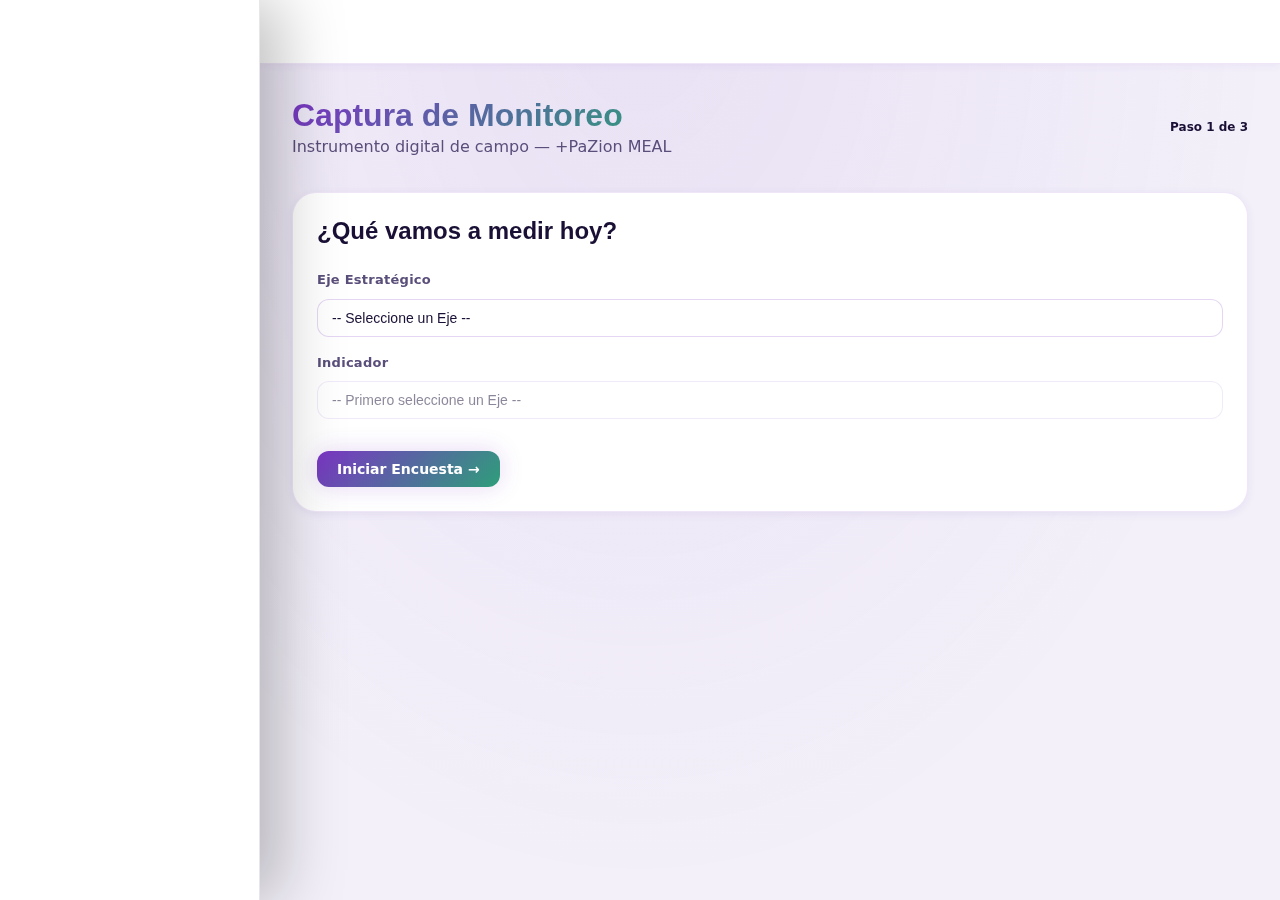
<file: captura.html>
<!DOCTYPE html>
<html lang="es">

<head>
    <meta charset="UTF-8">
    <meta name="viewport" content="width=device-width, initial-scale=1.0">
    <title>Captura de Datos | Sistema MEAL +PaZion</title>
    <link rel="stylesheet" href="css/main.css?v=7">
    <style>
        .step {
            display: none;
        }

        .step.active {
            display: block;
        }

        /* ── Slider de escala 1-10 ── */
        .scale-input {
            display: flex;
            flex-direction: column;
            gap: 6px;
        }

        .scale-track {
            display: flex;
            align-items: center;
            gap: var(--space-sm);
        }

        .scale-track input[type=range] {
            flex: 1;
            accent-color: var(--purple-600);
            cursor: pointer;
            height: 6px;
        }

        .scale-value {
            width: 36px;
            height: 36px;
            border-radius: var(--radius-md);
            background: var(--grad-brand);
            display: flex;
            align-items: center;
            justify-content: center;
            font-weight: 800;
            font-size: 16px;
            color: white;
            flex-shrink: 0;
        }

        .scale-labels {
            display: flex;
            justify-content: space-between;
            font-size: 10px;
            color: var(--text-muted);
            padding: 0 2px;
        }

        /* ── Tabla de participantes ── */
        .participant-row {
            background: rgba(255, 255, 255, 0.03);
            border: 1px solid var(--border);
            border-radius: var(--radius-md);
            padding: var(--space-md);
            margin-bottom: var(--space-sm);
            position: relative;
            animation: fadeInUp 0.2s ease;
        }

        @keyframes fadeInUp {
            from {
                opacity: 0;
                transform: translateY(8px);
            }

            to {
                opacity: 1;
                transform: translateY(0);
            }
        }

        .participant-header {
            display: flex;
            align-items: center;
            justify-content: space-between;
            margin-bottom: var(--space-sm);
        }

        .participant-number {
            font-size: 12px;
            font-weight: 700;
            color: var(--purple-400);
            text-transform: uppercase;
            letter-spacing: 0.08em;
        }

        .btn-remove {
            background: rgba(239, 68, 68, 0.1);
            border: 1px solid rgba(239, 68, 68, 0.3);
            color: #FCA5A5;
            border-radius: var(--radius-sm);
            padding: 4px 10px;
            font-size: 12px;
            cursor: pointer;
            transition: all var(--transition);
        }

        .btn-remove:hover {
            background: rgba(239, 68, 68, 0.25);
        }

        /* ── Resultado automático ── */
        .resultado-pill {
            display: inline-flex;
            align-items: center;
            gap: 6px;
            padding: 4px 12px;
            border-radius: var(--radius-full);
            font-size: 12px;
            font-weight: 700;
        }

        .resultado-pill.logrado {
            background: rgba(34, 197, 94, 0.15);
            color: #86EFAC;
            border: 1px solid rgba(34, 197, 94, 0.3);
        }

        .resultado-pill.no-logrado {
            background: rgba(239, 68, 68, 0.12);
            color: #FCA5A5;
            border: 1px solid rgba(239, 68, 68, 0.3);
        }

        .resultado-pill.neutral {
            background: rgba(245, 158, 11, 0.12);
            color: #FDE68A;
            border: 1px solid rgba(245, 158, 11, 0.3);
        }

        /* ── Resumen sesión ── */
        .resumen-kpi {
            text-align: center;
            padding: var(--space-lg);
            background: rgba(123, 53, 196, 0.1);
            border: 1px solid var(--border-accent);
            border-radius: var(--radius-xl);
        }

        .resumen-kpi .kpi-value {
            font-family: 'Outfit', sans-serif;
            font-size: 48px;
            font-weight: 800;
            background: var(--grad-brand);
            -webkit-background-clip: text;
            -webkit-text-fill-color: transparent;
            background-clip: text;
            line-height: 1;
        }

        .resumen-kpi .kpi-label {
            font-size: 13px;
            color: var(--text-secondary);
            margin-top: 6px;
        }

        .resumen-kpi .kpi-meta {
            font-size: 12px;
            color: var(--text-muted);
            margin-top: 4px;
        }

        .signature-canvas {
            width: 100%;
            height: 200px;
            border: 1px solid var(--border);
            border-radius: var(--radius-md);
            background: #F3F0FA;
            touch-action: none;
        }

        .photo-preview {
            width: 100%;
            height: 180px;
            border: 2px dashed var(--border);
            border-radius: var(--radius-md);
            display: flex;
            align-items: center;
            justify-content: center;
            overflow: hidden;
            background: rgba(255, 255, 255, 0.02);
            margin-top: var(--space-sm);
        }

        .photo-preview img {
            width: 100%;
            height: 100%;
            object-fit: cover;
        }

        /* Binary (Si/No) */
        .binary-toggle {
            display: flex;
            gap: var(--space-sm);
        }

        .binary-option {
            flex: 1;
            padding: 10px;
            border-radius: var(--radius-md);
            border: 2px solid var(--border);
            text-align: center;
            font-weight: 600;
            font-size: 14px;
            cursor: pointer;
            transition: all var(--transition);
            user-select: none;
        }

        .binary-option.si.selected {
            border-color: var(--success);
            background: rgba(34, 197, 94, 0.15);
            color: #86EFAC;
        }

        .binary-option.no.selected {
            border-color: var(--danger);
            background: rgba(239, 68, 68, 0.15);
            color: #FCA5A5;
        }

        .binary-option:not(.selected) {
            color: var(--text-muted);
        }
    </style>
</head>

<body>
    <div class="app-layout">
        <aside class="sidebar"></aside>
        <main class="main-content">
            <header class="topbar"></header>
            <div class="page-wrapper">

                <div class="flex justify-between items-center" style="margin-bottom: var(--space-xl);">
                    <div>
                        <h1 class="text-gradient">Captura de Monitoreo</h1>
                        <p class="text-secondary">Instrumento digital de campo — +PaZion MEAL</p>
                    </div>
                    <div class="flex items-center gap-sm">
                        <span class="text-sm fw-600">Paso <span id="currentStepNum">1</span> de 3</span>
                    </div>
                </div>

                <!-- ══════════════════════════════════════════════════
                     PASO 1: Selección de Indicador
                ══════════════════════════════════════════════════ -->
                <div id="step1" class="step active">
                    <div class="card">
                        <h2 style="margin-bottom: var(--space-lg);">¿Qué vamos a medir hoy?</h2>
                        <div class="form-group">
                            <label class="form-label">Eje Estratégico</label>
                            <select id="ejeSelector" class="form-control">
                                <option value="">-- Seleccione un Eje --</option>
                            </select>
                        </div>
                        <div class="form-group">
                            <label class="form-label">Indicador</label>
                            <select id="indicadorSelector" class="form-control" disabled>
                                <option value="">-- Primero seleccione un Eje --</option>
                            </select>
                        </div>
                        <div id="indInfo" class="hidden" style="margin-top: var(--space-md);">
                            <div class="alert alert-info" style="margin-bottom: 0;">
                                <div>
                                    <div style="font-weight:700; margin-bottom:4px;">📋 <span id="indNombre"></span>
                                    </div>
                                    <div style="font-size:13px;"><strong>Meta:</strong> <span id="indMeta"></span></div>
                                    <div style="font-size:13px; margin-top:4px;"><strong>Cómo se mide:</strong> <span
                                            id="indMetodo"></span></div>
                                </div>
                            </div>
                        </div>
                        <div class="flex justify-end" style="margin-top: var(--space-xl);">
                            <button id="btnToStep2" class="btn btn-primary" disabled>Iniciar Encuesta →</button>
                        </div>
                    </div>
                </div>

                <!-- ══════════════════════════════════════════════════
                     PASO 2: Encuesta Digital de Campo
                ══════════════════════════════════════════════════ -->
                <div id="step2" class="step">
                    <div class="card" style="margin-bottom: var(--space-lg);">
                        <div class="flex justify-between items-center">
                            <div>
                                <h2 id="surveyTitle" style="margin-bottom: 4px;"></h2>
                                <p id="surveyInstruccion" class="text-secondary" style="font-size:14px;"></p>
                            </div>
                            <span id="surveyBadge" class="badge badge-purple"></span>
                        </div>
                    </div>

                    <!-- Contenedor dinámico de participantes -->
                    <div id="participantesContainer"></div>

                    <!-- Botón agregar -->
                    <button id="btnAgregarParticipante" class="btn btn-secondary btn-full"
                        style="margin-bottom: var(--space-lg);">
                        ➕ Agregar participante / registro
                    </button>

                    <!-- Resumen en tiempo real -->
                    <div id="resumenLive" class="card" style="margin-bottom: var(--space-lg); display:none;">
                        <h3 style="margin-bottom: var(--space-md);">📊 Resultado de la sesión</h3>
                        <div id="resumenContent"></div>
                    </div>

                    <div class="flex justify-between">
                        <button onclick="goToStep(1)" class="btn btn-ghost">← Atrás</button>
                        <button id="btnToStep3" class="btn btn-primary" disabled>Ver Resumen y Guardar →</button>
                    </div>
                </div>

                <!-- ══════════════════════════════════════════════════
                     PASO 3: Confirmación, Evidencia y Firma
                ══════════════════════════════════════════════════ -->
                <div id="step3" class="step">
                    <div class="grid grid-2" style="gap: var(--space-lg);">
                        <!-- Resumen KPI -->
                        <div>
                            <div class="card" style="margin-bottom: var(--space-lg);">
                                <h3 style="margin-bottom: var(--space-lg);">✅ Resumen de la Sesión</h3>
                                <div id="resumenFinal"></div>
                            </div>
                            <div class="card">
                                <h3 style="margin-bottom: var(--space-lg);">📍 Geolocalización</h3>
                                <div class="flex items-center gap-md">
                                    <div id="gpsCoords" class="text-sm text-muted" style="flex:1;">Aún no capturado
                                    </div>
                                    <button type="button" id="btnGetGPS" class="btn btn-secondary btn-sm">📍 Capturar
                                        GPS</button>
                                </div>
                                <div id="gpsStatusText" class="text-xs" style="margin-top:5px;"></div>
                            </div>
                        </div>

                        <!-- Evidencia y firma -->
                        <div>
                            <div class="card" style="margin-bottom: var(--space-lg);">
                                <h3 style="margin-bottom: var(--space-lg);">📷 Evidencia Fotográfica</h3>
                                <input type="file" id="photoInput" accept="image/*" class="hidden">
                                <button type="button" onclick="document.getElementById('photoInput').click()"
                                    class="btn btn-ghost btn-full">📷 Cargar Foto de la Sesión</button>
                                <div id="photoPreview" class="photo-preview">
                                    <span class="text-muted" style="font-size:13px;">Sin imagen cargada</span>
                                </div>
                            </div>
                            <div class="card">
                                <h3 style="margin-bottom: var(--space-lg);">✍️ Firma del Técnico</h3>
                                <canvas id="signatureCanvas" class="signature-canvas"></canvas>
                                <div class="flex justify-end" style="margin-top:5px;">
                                    <button type="button" id="btnClearSignature"
                                        class="btn btn-ghost btn-sm">Borrar</button>
                                </div>
                            </div>
                        </div>
                    </div>

                    <div class="flex justify-between" style="margin-top: var(--space-xl);">
                        <button onclick="goToStep(2)" class="btn btn-ghost">← Atrás</button>
                        <button id="btnGuardar" class="btn btn-primary btn-lg">💾 Guardar Sesión Completa</button>
                    </div>
                </div>

            </div>
        </main>
    </div>

    <script type="module">
        import { initUI, showToast } from './js/app.js?v=7';
        import { initDB, addData, ensureDataSeeded } from './js/db.js?v=7';
        import { SignaturePad } from './js/firma.js?v=7';
        import { getCurrentUser } from './js/auth.js?v=7';

        initUI();

        // ═══════════════════════════════════════════════════════════════
        // CONFIGURACIÓN DE INDICADORES — Preguntas específicas por cada uno
        // ═══════════════════════════════════════════════════════════════
        const INDICADORES = [
            {
                id: 1,
                eje: 'Empoderamiento y Liderazgo Femenino',
                nombre: 'Índice de Autoconfianza',
                meta: '80% con aumento >3 puntos',
                metodo: 'Encuesta de Entrada vs. Salida (escala 1-10)',
                tipo: 'escala',
                umbral: 3, // puntos de aumento para "logrado"
                metaPct: 80,
                instruccion: 'Registra el puntaje de seguridad personal de cada niña (escala 1 a 10). Primero su puntuación de línea base y luego la actual.',
                preguntaBase: '¿Qué tan segura se siente consigo misma? (antes del programa)',
                preguntaActual: '¿Qué tan segura se siente consigo misma? (ahora)',
            },
            {
                id: 2,
                eje: 'Empoderamiento y Liderazgo Femenino',
                nombre: 'Agencia de Decisión',
                meta: '100% de las participantes',
                metodo: 'Encuesta directa (Sí/No)',
                tipo: 'binario',
                metaPct: 100,
                instruccion: 'Pregunta a cada participante: ¿Tomaste al menos una decisión importante por ti misma este mes?',
                pregunta: '¿Tomaste al menos una decisión importante por ti misma este mes?',
            },
            {
                id: 3,
                eje: 'Empoderamiento y Liderazgo Femenino',
                nombre: 'Identificación de Derechos',
                meta: '90% de las participantes',
                metodo: 'Encuesta directa (Sí/No)',
                tipo: 'binario',
                metaPct: 90,
                instruccion: 'Pregunta a cada participante: ¿Puedes mencionar al menos 3 derechos que tienes como niña/mujer?',
                pregunta: '¿Puede mencionar al menos 3 de sus derechos como niña/mujer?',
            },
            {
                id: 4,
                eje: 'Construcción de Paz y Territorio',
                nombre: 'Percepción de Espacio Seguro',
                meta: '95% de percepción positiva',
                metodo: 'Encuesta de percepción (escala 1-10)',
                tipo: 'escala',
                umbral: 7, // puntaje mínimo para "percepción positiva"
                metaPct: 95,
                instruccion: 'Registra cómo cada participante percibe el espacio del programa (1=nada seguro, 10=totalmente seguro).',
                preguntaActual: '¿Qué tan seguro y cómodo sientes el espacio del programa?',
                modoUnico: true, // solo puntaje actual, no base
            },
            {
                id: 5,
                eje: 'Construcción de Paz y Territorio',
                nombre: 'Resolución de Conflictos',
                meta: 'Reducción del 50% en incidentes',
                metodo: 'Conteo de incidentes del período',
                tipo: 'conteo',
                instruccion: 'Registra el número total de incidentes de conflicto en el período de reporte.',
                labelConteo: 'Número de incidentes reportados en este período',
                labelAnterior: 'Número de incidentes en el período anterior (referencia)',
                metaDescripcion: 'Meta: reducir al menos 50% vs. período anterior',
            },
            {
                id: 6,
                eje: 'Construcción de Paz y Territorio',
                nombre: 'Vínculo Intercultural',
                meta: '1 encuentro bimensual',
                metodo: 'Conteo de encuentros interculturales realizados',
                tipo: 'conteo',
                instruccion: 'Registra el número de encuentros interculturales realizados en el bimestre.',
                labelConteo: 'Encuentros interculturales realizados este bimestre',
                metaDescripcion: 'Meta: al menos 1 encuentro por bimestre',
            },
            {
                id: 7,
                eje: 'Permanencia y Excelencia Deportiva',
                nombre: 'Tasa de Retención',
                meta: '85% de retención anual',
                metodo: 'Conteo de activas vs. inscritas inicialmente',
                tipo: 'retencion',
                instruccion: 'Ingresa el total de jugadoras inscritas al inicio del período y cuántas siguen activas.',
                metaPct: 85,
            },
            {
                id: 8,
                eje: 'Permanencia y Excelencia Deportiva',
                nombre: 'Desempeño Competitivo',
                meta: 'Mínimo 2 torneos anuales',
                metodo: 'Conteo de torneos participados en el año',
                tipo: 'conteo',
                instruccion: 'Registra el número de torneos o competencias en los que el equipo ha participado este año.',
                labelConteo: 'Torneos / competencias participadas este año',
                metaDescripcion: 'Meta: mínimo 2 torneos por año',
            },
            {
                id: 9,
                eje: 'Permanencia y Excelencia Deportiva',
                nombre: 'Escalamiento Deportivo',
                meta: '2-3 jugadoras por ciclo',
                metodo: 'Conteo de jugadoras promovidas en el ciclo',
                tipo: 'conteo',
                instruccion: 'Registra cuántas jugadoras fueron promovidas o escaladas a nivel superior en este ciclo.',
                labelConteo: 'Jugadoras promovidas / escaladas en este ciclo',
                metaDescripcion: 'Meta: entre 2 y 3 jugadoras por ciclo',
            },
        ];

        // ═══════════════════════════════════════════════════════════════
        // ESTADO GLOBAL
        // ═══════════════════════════════════════════════════════════════
        let sigPad;
        let selectedInd = null;
        let participantes = []; // datos recopilados en paso 2
        let gpsData = null;
        let conteoData = {}; // para indicadores tipo conteo/retencion

        // ═══════════════════════════════════════════════════════════════
        // PASO 1: Poblar ejes e indicadores
        // ═══════════════════════════════════════════════════════════════
        (function poblarEjes() {
            const ejes = [...new Set(INDICADORES.map(i => i.eje))];
            const ejeSel = document.getElementById('ejeSelector');
            ejes.forEach(eje => {
                const opt = document.createElement('option');
                opt.value = eje;
                opt.textContent = eje;
                ejeSel.appendChild(opt);
            });
        })();

        initDB().then(() => ensureDataSeeded()).catch(err =>
            console.warn('BD no disponible:', err)
        );

        document.getElementById('ejeSelector').addEventListener('change', e => {
            const indSel = document.getElementById('indicadorSelector');
            const ejeValue = e.target.value;
            indSel.innerHTML = '<option value="">-- Seleccione un Indicador --</option>';
            selectedInd = null;
            document.getElementById('indInfo').classList.add('hidden');
            document.getElementById('btnToStep2').disabled = true;

            if (ejeValue) {
                const filtered = INDICADORES.filter(i => i.eje === ejeValue);
                filtered.forEach(i => {
                    const opt = document.createElement('option');
                    opt.value = i.id;
                    opt.textContent = i.nombre;
                    indSel.appendChild(opt);
                });
                indSel.disabled = false;
            } else {
                indSel.disabled = true;
            }
        });

        document.getElementById('indicadorSelector').addEventListener('change', e => {
            const id = parseInt(e.target.value);
            selectedInd = INDICADORES.find(i => i.id === id) || null;
            if (selectedInd) {
                document.getElementById('indInfo').classList.remove('hidden');
                document.getElementById('indNombre').textContent = selectedInd.nombre;
                document.getElementById('indMeta').textContent = selectedInd.meta;
                document.getElementById('indMetodo').textContent = selectedInd.metodo;
                document.getElementById('btnToStep2').disabled = false;
            } else {
                document.getElementById('indInfo').classList.add('hidden');
                document.getElementById('btnToStep2').disabled = true;
            }
        });

        document.getElementById('btnToStep2').addEventListener('click', () => {
            participantes = [];
            conteoData = {};
            configurarPaso2();
            goToStep(2);
        });

        // ═══════════════════════════════════════════════════════════════
        // PASO 2: Configurar encuesta según tipo de indicador
        // ═══════════════════════════════════════════════════════════════
        function configurarPaso2() {
            const ind = selectedInd;
            document.getElementById('surveyTitle').textContent = ind.nombre;
            document.getElementById('surveyInstruccion').textContent = ind.instruccion;
            document.getElementById('surveyBadge').textContent = `Eje ${Math.ceil(ind.id / 3)}`;

            const container = document.getElementById('participantesContainer');
            container.innerHTML = '';

            const tipos = {
                escala: () => renderEncuestaEscala(),
                binario: () => renderEncuestaBinario(),
                conteo: () => renderEncuestaConteo(),
                retencion: () => renderEncuestaRetencion(),
            };

            const btnAgregar = document.getElementById('btnAgregarParticipante');

            if (ind.tipo === 'conteo' || ind.tipo === 'retencion') {
                btnAgregar.style.display = 'none';
                tipos[ind.tipo]();
            } else {
                btnAgregar.style.display = '';
                btnAgregar.textContent = '➕ Agregar otra participante';
                agregarParticipante();
            }

            actualizarResumenLive();
        }

        function agregarParticipante() {
            const ind = selectedInd;
            if (ind.tipo === 'escala') renderEncuestaEscala(true);
            else if (ind.tipo === 'binario') renderEncuestaBinario(true);
        }

        document.getElementById('btnAgregarParticipante').addEventListener('click', () => {
            agregarParticipante();
            actualizarResumenLive();
        });

        // ── Encuesta tipo ESCALA (1-10) ──────────────────────────────
        function renderEncuestaEscala(append = false) {
            const ind = selectedInd;
            const idx = document.querySelectorAll('.participant-row').length;
            const pIdx = idx; // índice para participantes[]
            participantes.push({ nombre: '', base: 5, actual: 5 });

            const div = document.createElement('div');
            div.className = 'participant-row';
            div.dataset.idx = pIdx;

            const tieneBase = !ind.modoUnico;

            div.innerHTML = `
                <div class="participant-header">
                    <span class="participant-number">Participante #${pIdx + 1}</span>
                    ${pIdx > 0 ? `<button class="btn-remove" onclick="removeParticipante(${pIdx})">✕ Quitar</button>` : ''}
                </div>
                <div class="form-group">
                    <label class="form-label">Nombre (opcional)</label>
                    <input type="text" class="form-control p-nombre" placeholder="Nombre o código de la participante"
                        oninput="updateParticipante(${pIdx}, 'nombre', this.value)">
                </div>
                ${tieneBase ? `
                <div class="form-group">
                    <label class="form-label">${ind.preguntaBase}</label>
                    <div class="scale-input">
                        <div class="scale-track">
                            <span style="font-size:12px; color:var(--text-muted);">1</span>
                            <input type="range" min="1" max="10" value="1" class="p-base"
                                oninput="updateSlider(this,'base-val-${pIdx}','base',(${pIdx}))">
                            <span style="font-size:12px; color:var(--text-muted);">10</span>
                            <div class="scale-value" id="base-val-${pIdx}">1</div>
                        </div>
                        <div class="scale-labels"><span>Muy baja</span><span>Alta</span></div>
                    </div>
                </div>` : ''}
                <div class="form-group">
                    <label class="form-label">${ind.preguntaActual || ind.preguntaBase}</label>
                    <div class="scale-input">
                        <div class="scale-track">
                            <span style="font-size:12px; color:var(--text-muted);">1</span>
                            <input type="range" min="1" max="10" value="1" class="p-actual"
                                oninput="updateSlider(this,'actual-val-${pIdx}','actual',(${pIdx}))">
                            <span style="font-size:12px; color:var(--text-muted);">10</span>
                            <div class="scale-value" id="actual-val-${pIdx}">1</div>
                        </div>
                        <div class="scale-labels"><span>Muy baja</span><span>Alta</span></div>
                    </div>
                </div>
                <div id="resultado-${pIdx}"></div>
            `;
            document.getElementById('participantesContainer').appendChild(div);
            updateResultado(pIdx);
        }

        window.updateSlider = (input, valId, campo, pIdx) => {
            const v = parseInt(input.value);
            document.getElementById(valId).textContent = v;
            updateParticipante(pIdx, campo, v);
            updateResultado(pIdx);
            actualizarResumenLive();
        };

        window.updateParticipante = (idx, campo, valor) => {
            if (participantes[idx]) participantes[idx][campo] = valor;
            if (campo === 'base' || campo === 'actual') updateResultado(idx);
        };

        function updateResultado(pIdx) {
            const ind = selectedInd;
            if (!ind || ind.tipo !== 'escala') return;
            const p = participantes[pIdx];
            if (!p) return;
            const el = document.getElementById(`resultado-${pIdx}`);
            if (!el) return;

            if (ind.modoUnico) {
                const logrado = p.actual >= ind.umbral;
                el.innerHTML = `<span class="resultado-pill ${logrado ? 'logrado' : 'no-logrado'}">
                    ${logrado ? '✅ Percepción positiva' : '⚠️ Percepción baja'} (${p.actual}/10)</span>`;
            } else {
                const aumento = p.actual - p.base;
                const logrado = aumento >= ind.umbral;
                el.innerHTML = `<span class="resultado-pill ${aumento > 0 ? (logrado ? 'logrado' : 'neutral') : 'no-logrado'}">
                    ${aumento > 0 ? '+' : ''}${aumento} puntos — ${logrado ? '✅ Meta lograda' : aumento > 0 ? '⬆️ Con mejora' : '↔️ Sin avance'}</span>`;
            }
        }

        // ── Encuesta tipo BINARIO (Si/No) ────────────────────────────
        function renderEncuestaBinario(append = false) {
            const ind = selectedInd;
            const pIdx = document.querySelectorAll('.participant-row').length;
            participantes.push({ nombre: '', respuesta: null });

            const div = document.createElement('div');
            div.className = 'participant-row';
            div.dataset.idx = pIdx;
            div.innerHTML = `
                <div class="participant-header">
                    <span class="participant-number">Participante #${pIdx + 1}</span>
                    ${pIdx > 0 ? `<button class="btn-remove" onclick="removeParticipante(${pIdx})">✕ Quitar</button>` : ''}
                </div>
                <div class="form-group">
                    <label class="form-label">Nombre (opcional)</label>
                    <input type="text" class="form-control" placeholder="Nombre o código"
                        oninput="updateParticipante(${pIdx},'nombre',this.value)">
                </div>
                <div class="form-group">
                    <label class="form-label">${ind.pregunta}</label>
                    <div class="binary-toggle">
                        <div class="binary-option si" id="bin-si-${pIdx}" onclick="selectBinary(${pIdx}, true)">✅ Sí</div>
                        <div class="binary-option no" id="bin-no-${pIdx}" onclick="selectBinary(${pIdx}, false)">❌ No</div>
                    </div>
                </div>
            `;
            document.getElementById('participantesContainer').appendChild(div);
        }

        window.selectBinary = (pIdx, valor) => {
            participantes[pIdx].respuesta = valor;
            document.getElementById(`bin-si-${pIdx}`).className = `binary-option si${valor === true ? ' selected' : ''}`;
            document.getElementById(`bin-no-${pIdx}`).className = `binary-option no${valor === false ? ' selected' : ''}`;
            actualizarResumenLive();
        };

        // ── Encuesta tipo CONTEO ─────────────────────────────────────
        function renderEncuestaConteo() {
            const ind = selectedInd;
            const div = document.createElement('div');
            div.className = 'card';
            div.innerHTML = `
                <div class="alert alert-info" style="margin-bottom: var(--space-lg);">${ind.instruccion}</div>
                ${ind.labelAnterior ? `
                <div class="form-group">
                    <label class="form-label">${ind.labelAnterior}</label>
                    <input type="number" min="0" id="conteoAnterior" class="form-control" value="0" placeholder="0"
                        oninput="updateConteo()">
                </div>` : ''}
                <div class="form-group">
                    <label class="form-label">${ind.labelConteo}</label>
                    <input type="number" min="0" id="conteoActual" class="form-control" value="0" placeholder="0"
                        oninput="updateConteo()">
                </div>
                <div class="form-group">
                    <label class="form-label">Observaciones</label>
                    <textarea id="conteoObs" class="form-control" placeholder="Contexto, detalles del período..."></textarea>
                </div>
                <p class="form-hint">${ind.metaDescripcion || ''}</p>
            `;
            document.getElementById('participantesContainer').appendChild(div);
            document.getElementById('btnToStep3').disabled = false;
        }

        window.updateConteo = () => {
            const actual = parseInt(document.getElementById('conteoActual')?.value || 0);
            const anterior = parseInt(document.getElementById('conteoAnterior')?.value || 0);
            const obs = document.getElementById('conteoObs')?.value || '';
            conteoData = { actual, anterior, obs };
            actualizarResumenLive();
        };

        // ── Encuesta tipo RETENCIÓN ──────────────────────────────────
        function renderEncuestaRetencion() {
            const div = document.createElement('div');
            div.className = 'card';
            div.innerHTML = `
                <div class="alert alert-info" style="margin-bottom: var(--space-lg);">${selectedInd.instruccion}</div>
                <div class="grid grid-2">
                    <div class="form-group">
                        <label class="form-label">Jugadoras inscritas al inicio</label>
                        <input type="number" min="1" id="retTotal" class="form-control" value="1" oninput="updateConteo()">
                    </div>
                    <div class="form-group">
                        <label class="form-label">Jugadoras activas actualmente</label>
                        <input type="number" min="0" id="retActivas" class="form-control" value="0" oninput="updateConteo()">
                    </div>
                </div>
                <div class="form-group">
                    <label class="form-label">Observaciones</label>
                    <textarea id="conteoObs" class="form-control" placeholder="Razones de bajas, novedades..."></textarea>
                </div>
            `;
            document.getElementById('participantesContainer').appendChild(div);
            document.getElementById('btnToStep3').disabled = false;
        }

        // ── Quitar participante ──────────────────────────────────────
        window.removeParticipante = (pIdx) => {
            participantes.splice(pIdx, 1);
            configurarPaso2(); // re-render
        };

        // ── Resumen en vivo ──────────────────────────────────────────
        function actualizarResumenLive() {
            const ind = selectedInd;
            if (!ind) return;
            const resumenDiv = document.getElementById('resumenLive');
            const resumenContent = document.getElementById('resumenContent');
            const btn = document.getElementById('btnToStep3');

            let html = '';
            let puedeGuardar = false;

            if (ind.tipo === 'escala') {
                const validos = participantes.filter(p =>
                    ind.modoUnico ? p.actual >= 1 : (p.base >= 1 && p.actual >= 1)
                );
                const logrados = validos.filter(p =>
                    ind.modoUnico ? p.actual >= ind.umbral : (p.actual - p.base) >= ind.umbral
                );
                const pct = validos.length > 0 ? Math.round(logrados.length / validos.length * 100) : 0;
                const alMeta = pct >= ind.metaPct;

                html = `<div class="resumen-kpi">
                    <div class="kpi-value">${pct}%</div>
                    <div class="kpi-label">${ind.modoUnico ? 'con percepción positiva' : 'con aumento ≥' + ind.umbral + ' puntos'}</div>
                    <div class="kpi-meta">Meta: ${ind.metaPct}% — ${logrados.length} de ${validos.length} participantes — ${alMeta ? '✅ META LOGRADA' : '⚠️ Por debajo de meta'}</div>
                </div>`;
                puedeGuardar = validos.length > 0;

            } else if (ind.tipo === 'binario') {
                const respondidos = participantes.filter(p => p.respuesta !== null);
                const positivos = respondidos.filter(p => p.respuesta === true);
                const pct = respondidos.length > 0 ? Math.round(positivos.length / respondidos.length * 100) : 0;

                html = `<div class="resumen-kpi">
                    <div class="kpi-value">${pct}%</div>
                    <div class="kpi-label">respondieron Sí</div>
                    <div class="kpi-meta">Meta: ${ind.metaPct}% — ${positivos.length} de ${respondidos.length} — ${pct >= ind.metaPct ? '✅ META LOGRADA' : '⚠️ Por debajo de meta'}</div>
                </div>`;
                puedeGuardar = respondidos.length > 0;

            } else if (ind.tipo === 'conteo') {
                const val = conteoData.actual || 0;
                html = `<div class="resumen-kpi">
                    <div class="kpi-value">${val}</div>
                    <div class="kpi-label">${ind.labelConteo}</div>
                    <div class="kpi-meta">${ind.metaDescripcion || ''}</div>
                </div>`;
                puedeGuardar = true;

            } else if (ind.tipo === 'retencion') {
                const total = parseInt(document.getElementById('retTotal')?.value || 0);
                const activas = parseInt(document.getElementById('retActivas')?.value || 0);
                const pct = total > 0 ? Math.round(activas / total * 100) : 0;
                html = `<div class="resumen-kpi">
                    <div class="kpi-value">${pct}%</div>
                    <div class="kpi-label">tasa de retención</div>
                    <div class="kpi-meta">Meta: ${ind.metaPct}% — ${activas} de ${total} activas — ${pct >= ind.metaPct ? '✅ META LOGRADA' : '⚠️ Por debajo de meta'}</div>
                </div>`;
                conteoData = { actual: activas, total, obs: document.getElementById('conteoObs')?.value || '' };
                puedeGuardar = total > 0;
            }

            if (html) {
                resumenDiv.style.display = '';
                resumenContent.innerHTML = html;
            }
            btn.disabled = !puedeGuardar;
        }

        // ═══════════════════════════════════════════════════════════════
        // PASO 3: Preparar resumen final
        // ═══════════════════════════════════════════════════════════════
        document.getElementById('btnToStep3').addEventListener('click', () => {
            document.getElementById('resumenFinal').innerHTML =
                document.getElementById('resumenContent').innerHTML;
            goToStep(3);
        });

        // GPS
        document.getElementById('btnGetGPS').addEventListener('click', () => {
            const status = document.getElementById('gpsStatusText');
            status.textContent = 'Obteniendo ubicación...';
            if (!navigator.geolocation) { status.textContent = 'GPS no soportado.'; return; }
            navigator.geolocation.getCurrentPosition(
                pos => {
                    gpsData = { lat: pos.coords.latitude, lng: pos.coords.longitude, acc: pos.coords.accuracy };
                    document.getElementById('gpsCoords').textContent =
                        `Lat: ${gpsData.lat.toFixed(6)}, Lng: ${gpsData.lng.toFixed(6)} (±${gpsData.acc.toFixed(1)}m)`;
                    status.textContent = '✅ Ubicación capturada.';
                    status.style.color = 'var(--success)';
                },
                () => { status.textContent = '❌ Permiso denegado.'; status.style.color = 'var(--danger)'; }
            );
        });

        // Foto
        document.getElementById('photoInput').addEventListener('change', e => {
            const file = e.target.files[0];
            if (file) {
                const reader = new FileReader();
                reader.onload = e => {
                    document.getElementById('photoPreview').innerHTML = `<img src="${e.target.result}">`;
                };
                reader.readAsDataURL(file);
            }
        });

        // Firma
        document.getElementById('btnClearSignature').addEventListener('click', () => {
            if (sigPad) sigPad.clear();
        });

        // ── Guardar Sesión ───────────────────────────────────────────
        document.getElementById('btnGuardar').addEventListener('click', async () => {
            const user = getCurrentUser();
            let firma = null;

            if (!sigPad) {
                sigPad = new SignaturePad('signatureCanvas');
            }
            if (!sigPad.isEmpty()) {
                firma = sigPad.getDataUrl();
            }

            const fotoEl = document.getElementById('photoPreview').querySelector('img');
            const foto = fotoEl ? fotoEl.src : null;

            const sesion = {
                indicador_id: selectedInd.id,
                indicador_nombre: selectedInd.nombre,
                eje: selectedInd.eje,
                tipo: selectedInd.tipo,
                usuario_id: user?.id,
                usuario_nombre: user?.nombre,
                fecha: new Date().toISOString(),
                participantes: selectedInd.tipo === 'escala' || selectedInd.tipo === 'binario' ? participantes : [],
                conteo: conteoData,
                gps: gpsData,
                firma,
                foto,
                estado: 'Pendiente',
                sync_status: navigator.onLine ? 'Synced' : 'Pending',
            };

            try {
                await addData('capturas', sesion);
                showToast('✅ Sesión guardada exitosamente' + (!navigator.onLine ? ' (Offline)' : ''), 'success');
                setTimeout(() => { window.location.href = 'dashboard.html'; }, 1800);
            } catch (err) {
                console.error(err);
                showToast('❌ Error al guardar', 'error');
            }
        });

        // ═══════════════════════════════════════════════════════════════
        // NAVEGACIÓN
        // ═══════════════════════════════════════════════════════════════
        window.goToStep = (step) => {
            document.querySelectorAll('.step').forEach(s => s.classList.remove('active'));
            document.getElementById(`step${step}`).classList.add('active');
            document.getElementById('currentStepNum').textContent = step;

            if (step === 3 && !sigPad) {
                setTimeout(() => { sigPad = new SignaturePad('signatureCanvas'); }, 150);
            }
        };
    </script>
</body>

</html>
</file>
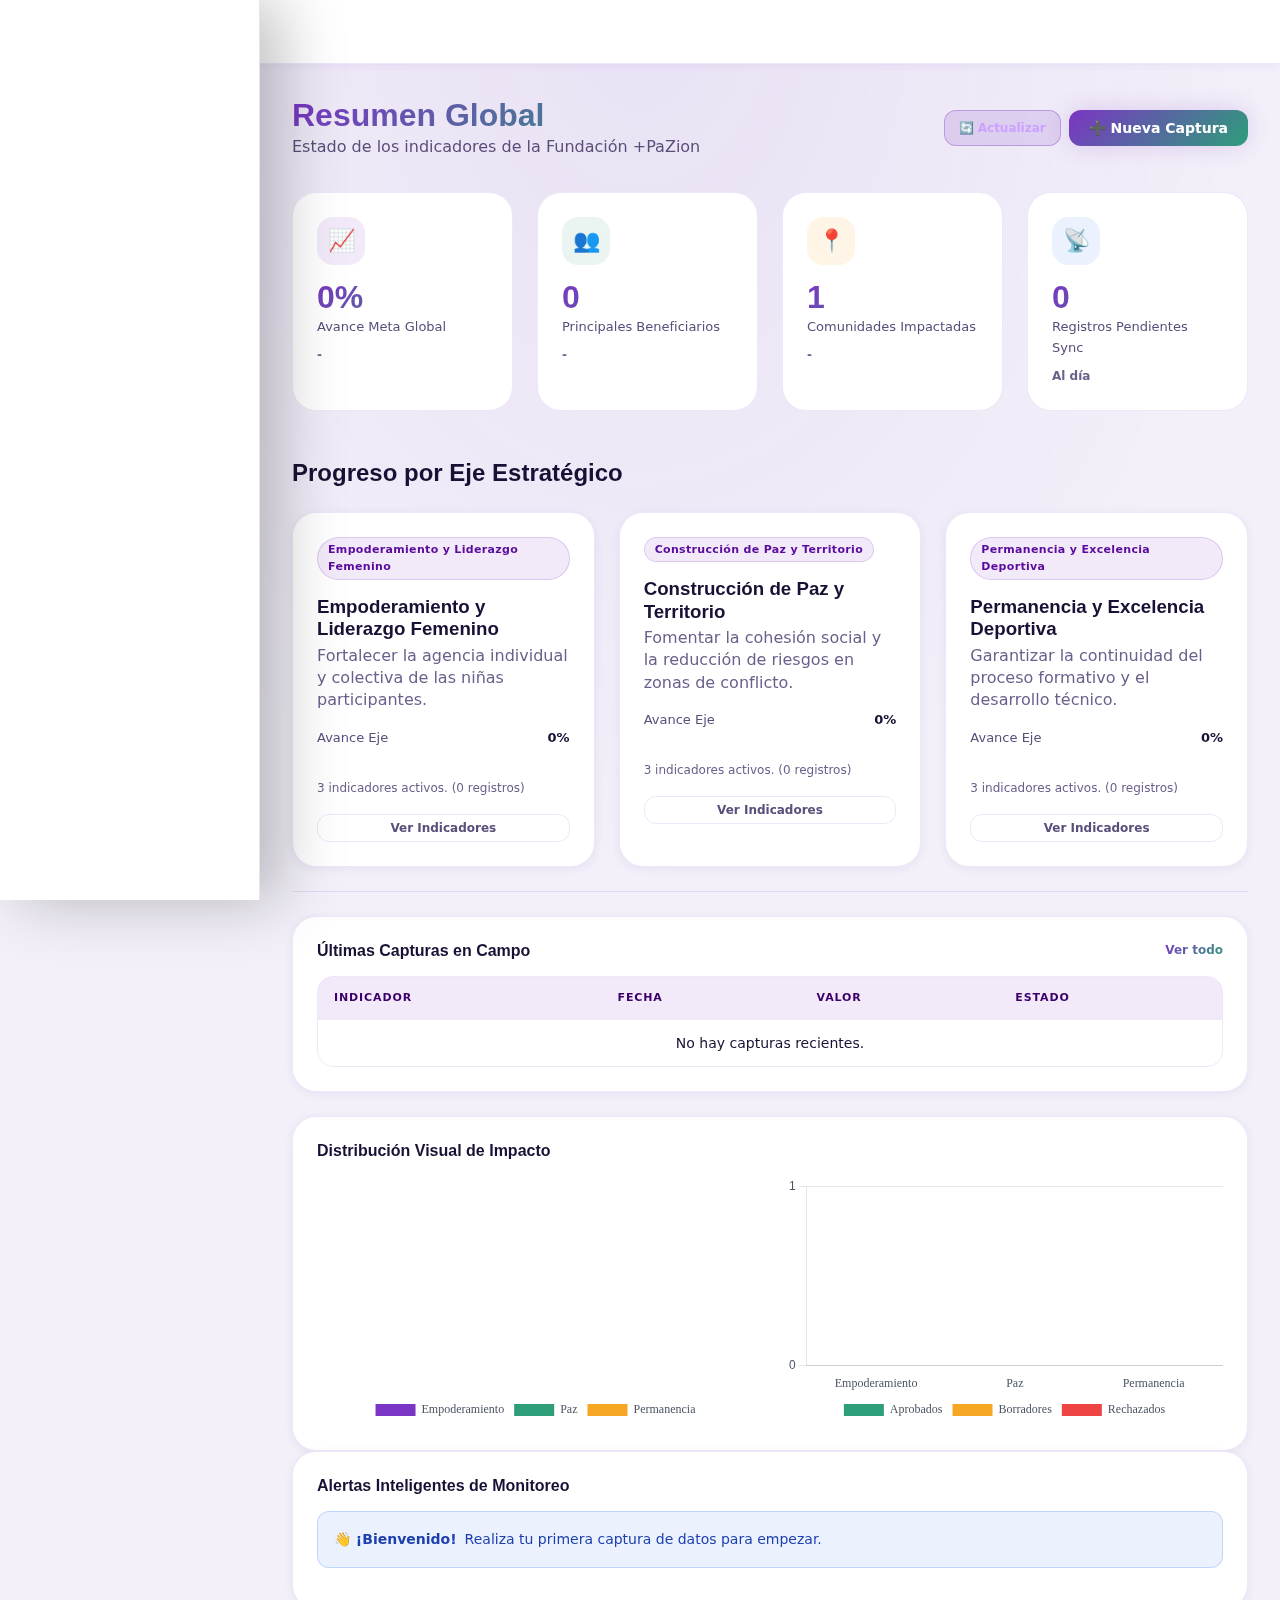
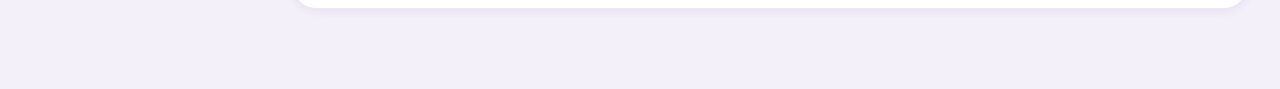
<file: dashboard.html>
<!DOCTYPE html>
<html lang="es">

<head>
    <meta charset="UTF-8">
    <meta name="viewport" content="width=device-width, initial-scale=1.0">
    <title>Dashboard | Sistema MEAL +PaZion</title>
    <link rel="stylesheet" href="css/main.css?v=12-analisis">
</head>

<body>
    <div class="app-layout">
        <aside class="sidebar"></aside>

        <main class="main-content">
            <header class="topbar"></header>

            <div class="page-wrapper">
                <div class="flex justify-between items-center dashboard-header" style="margin-bottom: var(--space-xl);">
                    <div>
                        <h1 class="text-gradient">Resumen Global</h1>
                        <p class="text-secondary">Estado de los indicadores de la Fundación +PaZion</p>
                    </div>
                    <div class="flex gap-sm">
                        <button class="btn btn-secondary btn-sm" onclick="location.reload()">
                            <span>🔄 Actualizar</span>
                        </button>
                        <button class="btn btn-primary" id="btnNuevaCaptura">
                            <span>➕ Nueva Captura</span>
                        </button>
                    </div>
                </div>

                <!-- Global Stats Cards -->
                <div class="grid grid-4" style="margin-bottom: var(--space-2xl);">
                    <div class="stat-card">
                        <div class="stat-icon" style="background: rgba(123,53,196,0.1); color: var(--purple-400);">📈
                        </div>
                        <div class="stat-value" id="globalAvance">0%</div>
                        <div class="stat-label">Avance Meta Global</div>
                        <div class="stat-change text-muted" id="globalCambio">-</div>
                    </div>
                    <div class="stat-card">
                        <div class="stat-icon" style="background: rgba(46,158,122,0.1); color: var(--green-400);">👥
                        </div>
                        <div class="stat-value" id="totalParticipantes">0</div>
                        <div class="stat-label">Principales Beneficiarios</div>
                        <div class="stat-change text-muted">-</div>
                    </div>
                    <div class="stat-card">
                        <div class="stat-icon" style="background: rgba(245,158,11,0.1); color: var(--warning);">📍</div>
                        <div class="stat-value" id="totalComunidades">0</div>
                        <div class="stat-label">Comunidades Impactadas</div>
                        <div class="stat-change text-muted">-</div>
                    </div>
                    <div class="stat-card">
                        <div class="stat-icon" style="background: rgba(59,130,246,0.1); color: var(--info);">📡</div>
                        <div class="stat-value" id="pendientesSync">0</div>
                        <div class="stat-label">Registros Pendientes Sync</div>
                        <div class="stat-change text-muted" id="syncStatus">Al día</div>
                    </div>
                </div>

                <!-- Projects Progress -->
                <h2 style="margin-bottom: var(--space-lg);">Progreso por Eje Estratégico</h2>
                <div class="grid grid-3" id="proyectosGrid">
                    <!-- Skeleton loading -->
                    <div class="card skeleton" style="height: 200px;"></div>
                    <div class="card skeleton" style="height: 200px;"></div>
                    <div class="card skeleton" style="height: 200px;"></div>
                </div>

                <div class="divider"></div>

                <div class="grid grid-2">
                    <!-- Recent Captures -->
                    <div class="card" style="grid-column: 1 / -1;">
                        <div class="card-header">
                            <h3 class="card-title">Últimas Capturas en Campo</h3>
                            <a href="validacion.html" class="text-sm text-gradient fw-600">Ver todo</a>
                        </div>
                        <div class="table-wrapper">
                            <table>
                                <thead>
                                    <tr>
                                        <th>Indicador</th>
                                        <th>Fecha</th>
                                        <th>Valor</th>
                                        <th>Estado</th>
                                    </tr>
                                </thead>
                                <tbody id="recentCaptures">
                                    <tr>
                                        <td colspan="4" class="text-center">Cargando...</td>
                                    </tr>
                                </tbody>
                            </table>
                        </div>
                    </div>
                    <!-- Visualizaciones Chart.js y Alertas -->
                    <div class="card" style="grid-column: 1 / -1;">
                        <div class="card-header">
                            <h3 class="card-title">Distribución Visual de Impacto</h3>
                        </div>
                        <div class="grid grid-2" style="gap: 2rem; margin-top: 1rem;">
                            <!-- Gráfico de Dona -->
                            <div style="position: relative; height: 250px; display: flex; justify-content: center;">
                                <canvas id="chartEjes"></canvas>
                            </div>
                            <!-- Gráfico de Barras -->
                            <div style="position: relative; height: 250px;">
                                <canvas id="chartEstados"></canvas>
                            </div>
                        </div>
                    </div>
                </div>

                <div class="grid grid-3" style="margin-bottom: var(--space-2xl);">
                    <!-- Alertas Dinámicas (Reemplazando estáticas) -->
                    <div class="card" style="grid-column: 1 / -1;">
                        <div class="card-header">
                            <h3 class="card-title">Alertas Inteligentes de Monitoreo</h3>
                        </div>
                        <div class="flex flex-col gap-md" id="alertasInteligentes">
                            <div class="alert alert-info">Calculando desempeño de indicadores desde la base de datos
                                local...</div>
                        </div>
                    </div>
                </div>
            </div>
        </main>
    </div>

    <!-- Cargar Motor Gráfico Offline Seguro -->
    <script src="js/chart.min.js"></script>

    <script type="module">
        import { initUI, showToast } from './js/app.js?v=12-analisis';
        import { initDB, getAllData, ensureDataSeeded } from './js/db.js?v=12-analisis';

        // Inicializar UI y Auth
        initUI();
        console.log('Sistema cargado - Versión v18-sidebar-final-fix');

        async function loadDashboardData() {
            console.log('Iniciando carga de datos del Dashboard...');
            const grid = document.getElementById('proyectosGrid');

            try {
                await initDB();
                console.log('DB inicializada.');

                await ensureDataSeeded();
                console.log('Sembrado verificado.');

                const indicadores = await getAllData('indicadores');
                const capturas = await getAllData('capturas');

                console.log(`Datos obtenidos: ${indicadores.length} indicadores, ${capturas.length} capturas.`);

                // --- Cálculos Globales ---
                const totalCapturas = capturas.length;
                const pendientesSync = capturas.filter(c => c.sync_status === 'Pending').length;

                let totalParticipantes = 0;
                const comunidadesUnicas = new Set();
                let capturasExitosas = 0;

                capturas.forEach(c => {
                    if (c.gps && c.gps.lat) {
                        comunidadesUnicas.add(`${c.gps.lat.toFixed(2)},${c.gps.lng.toFixed(2)}`);
                    }

                    if (c.tipo === 'retencion' && c.conteo && c.conteo.total) {
                        totalParticipantes += c.conteo.total;
                    } else if ((c.tipo === 'escala' || c.tipo === 'binario') && c.participantes) {
                        totalParticipantes += c.participantes.length;
                    }

                    if (c.estado === 'Aprobado') capturasExitosas++;
                });

                const metaCapturasGlobal = 100;
                const avanceGlobal = Math.min(100, Math.round((totalCapturas / metaCapturasGlobal) * 100));

                // Actualizar UI
                document.getElementById('globalAvance').textContent = `${avanceGlobal}%`;
                document.getElementById('totalParticipantes').textContent = totalParticipantes;
                document.getElementById('totalComunidades').textContent = Math.max(1, comunidadesUnicas.size + (totalCapturas > 0 ? 1 : 0));

                const syncEl = document.getElementById('pendientesSync');
                const syncStatusEl = document.getElementById('syncStatus');
                syncEl.textContent = pendientesSync;
                if (pendientesSync > 0) {
                    syncEl.style.color = 'var(--warning)';
                    syncStatusEl.textContent = 'Requiere conexión';
                } else {
                    syncEl.style.color = 'var(--info)';
                    syncStatusEl.textContent = 'Al día';
                }

                // --- Agrupar indicadores por eje ---
                const ejes = {};
                indicadores.forEach(ind => {
                    if (!ejes[ind.eje]) ejes[ind.eje] = [];
                    ejes[ind.eje].push(ind);
                });

                grid.innerHTML = Object.entries(ejes).map(([eje, inds]) => {
                    const capturasDelEje = capturas.filter(c => c.eje === eje).length;
                    const metaEje = inds.length * 5;
                    const avanceEje = Math.min(100, Math.round((capturasDelEje / metaEje) * 100)) || 0;

                    let objetivo = "";
                    if (eje === 'Empoderamiento y Liderazgo Femenino')
                        objetivo = "Fortalecer la agencia individual y colectiva de las niñas participantes.";
                    else if (eje === 'Construcción de Paz y Territorio')
                        objetivo = "Fomentar la cohesión social y la reducción de riesgos en zonas de conflicto.";
                    else if (eje === 'Permanencia y Excelencia Deportiva')
                        objetivo = "Garantizar la continuidad del proceso formativo y el desarrollo técnico.";

                    return `
                    <div class="card">
                        <div class="card-header">
                            <span class="badge badge-purple">${eje}</span>
                        </div>
                        <h3 style="margin-bottom: 4px;">${eje}</h3>
                        <p class="text-xs text-muted" style="margin-bottom: var(--space-md); line-height: 1.4;">
                            ${objetivo}
                        </p>
                        <div class="progress-container">
                            <div class="progress-header">
                                <span class="progress-label">Avance Eje</span>
                                <span class="progress-value">${avanceEje}%</span>
                            </div>
                            <div class="progress-track">
                                <div class="progress-fill" style="width: ${avanceEje}%"></div>
                            </div>
                        </div>
                        <p class="text-sm text-muted" style="margin-top: var(--space-md);">
                            ${inds.length} indicadores activos. (${capturasDelEje} registros)
                        </p>
                        <button class="btn btn-ghost btn-sm btn-full" style="margin-top: var(--space-md);" onclick="location.href='captura.html?eje=${encodeURIComponent(eje)}'">
                            Ver Indicadores
                        </button>
                    </div>
                `}).join('');

                // --- Lógica Visual de Gráficos (Chart.js) ---
                if (typeof Chart === 'undefined') {
                    console.error('Chart.js no está cargado.');
                    throw new Error('Motor de gráficos no disponible.');
                }

                const participantesPorEje = {
                    'Empoderamiento y Liderazgo Femenino': 0,
                    'Construcción de Paz y Territorio': 0,
                    'Permanencia y Excelencia Deportiva': 0
                };

                const estadosPorEje = {
                    'Empoderamiento y Liderazgo Femenino': { Aprobado: 0, Borrador: 0, Rechazado: 0 },
                    'Construcción de Paz y Territorio': { Aprobado: 0, Borrador: 0, Rechazado: 0 },
                    'Permanencia y Excelencia Deportiva': { Aprobado: 0, Borrador: 0, Rechazado: 0 }
                };

                capturas.forEach(c => {
                    let sumaParcial = 0;
                    if (c.tipo === 'retencion' && c.conteo && c.conteo.total) {
                        sumaParcial = c.conteo.total;
                    } else if ((c.tipo === 'escala' || c.tipo === 'binario') && c.participantes) {
                        sumaParcial = c.participantes.length;
                    }

                    if (participantesPorEje[c.eje] !== undefined) participantesPorEje[c.eje] += sumaParcial;
                    if (estadosPorEje[c.eje] && estadosPorEje[c.eje][c.estado] !== undefined) {
                        estadosPorEje[c.eje][c.estado]++;
                    }
                });

                const colors = ['#7B35C4', '#2E9E7A', '#F5A623'];

                const ctxDona = document.getElementById('chartEjes').getContext('2d');
                new Chart(ctxDona, {
                    type: 'doughnut',
                    data: {
                        labels: ['Empoderamiento', 'Paz', 'Permanencia'],
                        datasets: [{
                            data: Object.values(participantesPorEje),
                            backgroundColor: colors,
                            borderWidth: 0,
                            hoverOffset: 4
                        }]
                    },
                    options: {
                        responsive: true,
                        maintainAspectRatio: false,
                        plugins: {
                            legend: { position: 'bottom', labels: { color: '#4B5563', font: { family: 'Inter' } } }
                        },
                        cutout: '70%'
                    }
                });

                const ctxBarras = document.getElementById('chartEstados').getContext('2d');
                new Chart(ctxBarras, {
                    type: 'bar',
                    data: {
                        labels: ['Empoderamiento', 'Paz', 'Permanencia'],
                        datasets: [
                            { label: 'Aprobados', data: Object.values(estadosPorEje).map(e => e.Aprobado), backgroundColor: '#2E9E7A', borderRadius: 4 },
                            { label: 'Borradores', data: Object.values(estadosPorEje).map(e => e.Borrador), backgroundColor: '#F5A623', borderRadius: 4 },
                            { label: 'Rechazados', data: Object.values(estadosPorEje).map(e => e.Rechazado), backgroundColor: '#EF4444', borderRadius: 4 }
                        ]
                    },
                    options: {
                        responsive: true,
                        maintainAspectRatio: false,
                        scales: {
                            y: { beginAtZero: true, grid: { color: '#E5E7EB' }, ticks: { stepSize: 1, color: '#4B5563' } },
                            x: { grid: { display: false }, ticks: { color: '#4B5563', font: { family: 'Inter' } } }
                        },
                        plugins: { legend: { position: 'bottom', labels: { color: '#4B5563', font: { family: 'Inter' } } } }
                    }
                });

                // --- Lógica Alertas Inteligentes ---
                const alertasDiv = document.getElementById('alertasInteligentes');
                let htmlAlertas = '';

                if (avanceGlobal >= 80) {
                    htmlAlertas += `<div class="alert alert-success"><strong>🏆 ¡Excelente trabajo!</strong> Has superado el 80% de la meta global.</div>`;
                } else if (avanceGlobal < 30 && totalCapturas > 0) {
                    htmlAlertas += `<div class="alert alert-warning"><strong>⚠️ Atención:</strong> El avance global es bajo (${avanceGlobal}%).</div>`;
                }

                const capturasRechazadas = capturas.filter(c => c.estado === 'Rechazado').length;
                if (capturasRechazadas > 0) {
                    htmlAlertas += `<div class="alert alert-danger"><strong>🛑 Acción requerida:</strong> Tienes ${capturasRechazadas} formulario(s) rechazado(s).</div>`;
                }

                if (totalCapturas === 0) {
                    htmlAlertas += `<div class="alert alert-info"><strong>👋 ¡Bienvenido!</strong> Realiza tu primera captura de datos para empezar.</div>`;
                } else if (pendientesSync >= 5) {
                    htmlAlertas += `<div class="alert alert-warning"><strong>☁️ Pendientes:</strong> Tienes ${pendientesSync} registros sin sincronizar.</div>`;
                } else if (capturasRechazadas === 0 && totalCapturas > 0) {
                    htmlAlertas += `<div class="alert alert-info"><strong>✓ Todo en orden:</strong> Los datos fluyen normalmente.</div>`;
                }
                alertasDiv.innerHTML = htmlAlertas;

                // --- Cargar capturas recientes reales ---
                const recentBody = document.getElementById('recentCaptures');
                if (capturas.length === 0) {
                    recentBody.innerHTML = `<tr><td colspan="4" class="text-center text-muted">No hay capturas recientes.</td></tr>`;
                } else {
                    const recientes = [...capturas].sort((a, b) => new Date(b.fecha) - new Date(a.fecha)).slice(0, 5);
                    recentBody.innerHTML = recientes.map(c => {
                        let badgeClass = 'badge-warning';
                        if (c.estado === 'Aprobado') badgeClass = 'badge-success';
                        if (c.estado === 'Rechazado') badgeClass = 'badge-danger';

                        let valorVisual = '-';
                        if (c.conteo) valorVisual = `<strong>${c.conteo.total}</strong> participantes`;
                        else if (c.participantes) valorVisual = `<strong>${c.participantes.length}</strong> participantes`;

                        return `
                        <tr>
                            <td class="fw-500">${c.indicador_nombre}</td>
                            <td class="text-sm text-muted">${new Date(c.fecha).toLocaleDateString('es-ES')}</td>
                            <td class="text-center">${valorVisual}</td>
                            <td><span class="badge ${badgeClass}">${c.estado}</span></td>
                        </tr>
                    `}).join('');
                }
            } catch (error) {
                console.error('Error cargando el dashboard:', error);
                grid.innerHTML = `
                    <div class="card" style="grid-column: span 3; border: 2px dashed var(--danger); background: rgba(239, 68, 68, 0.05);">
                        <div class="text-center" style="padding: var(--space-xl);">
                            <div style="font-size: 3rem; margin-bottom: 1rem;">❌</div>
                            <h3 class="text-danger">Error al cargar datos</h3>
                            <p class="text-secondary">${error.message || 'Error interno de IndexedDB o Red.'}</p>
                            <button class="btn btn-primary" style="margin-top: 1rem;" onclick="location.reload()">Reintentar</button>
                        </div>
                    </div>
                `;
            }
        }

        loadDashboardData();

        document.getElementById('btnNuevaCaptura')?.addEventListener('click', () => {
            window.location.href = 'captura.html';
        });
    </script>
</body>

</html>
</file>
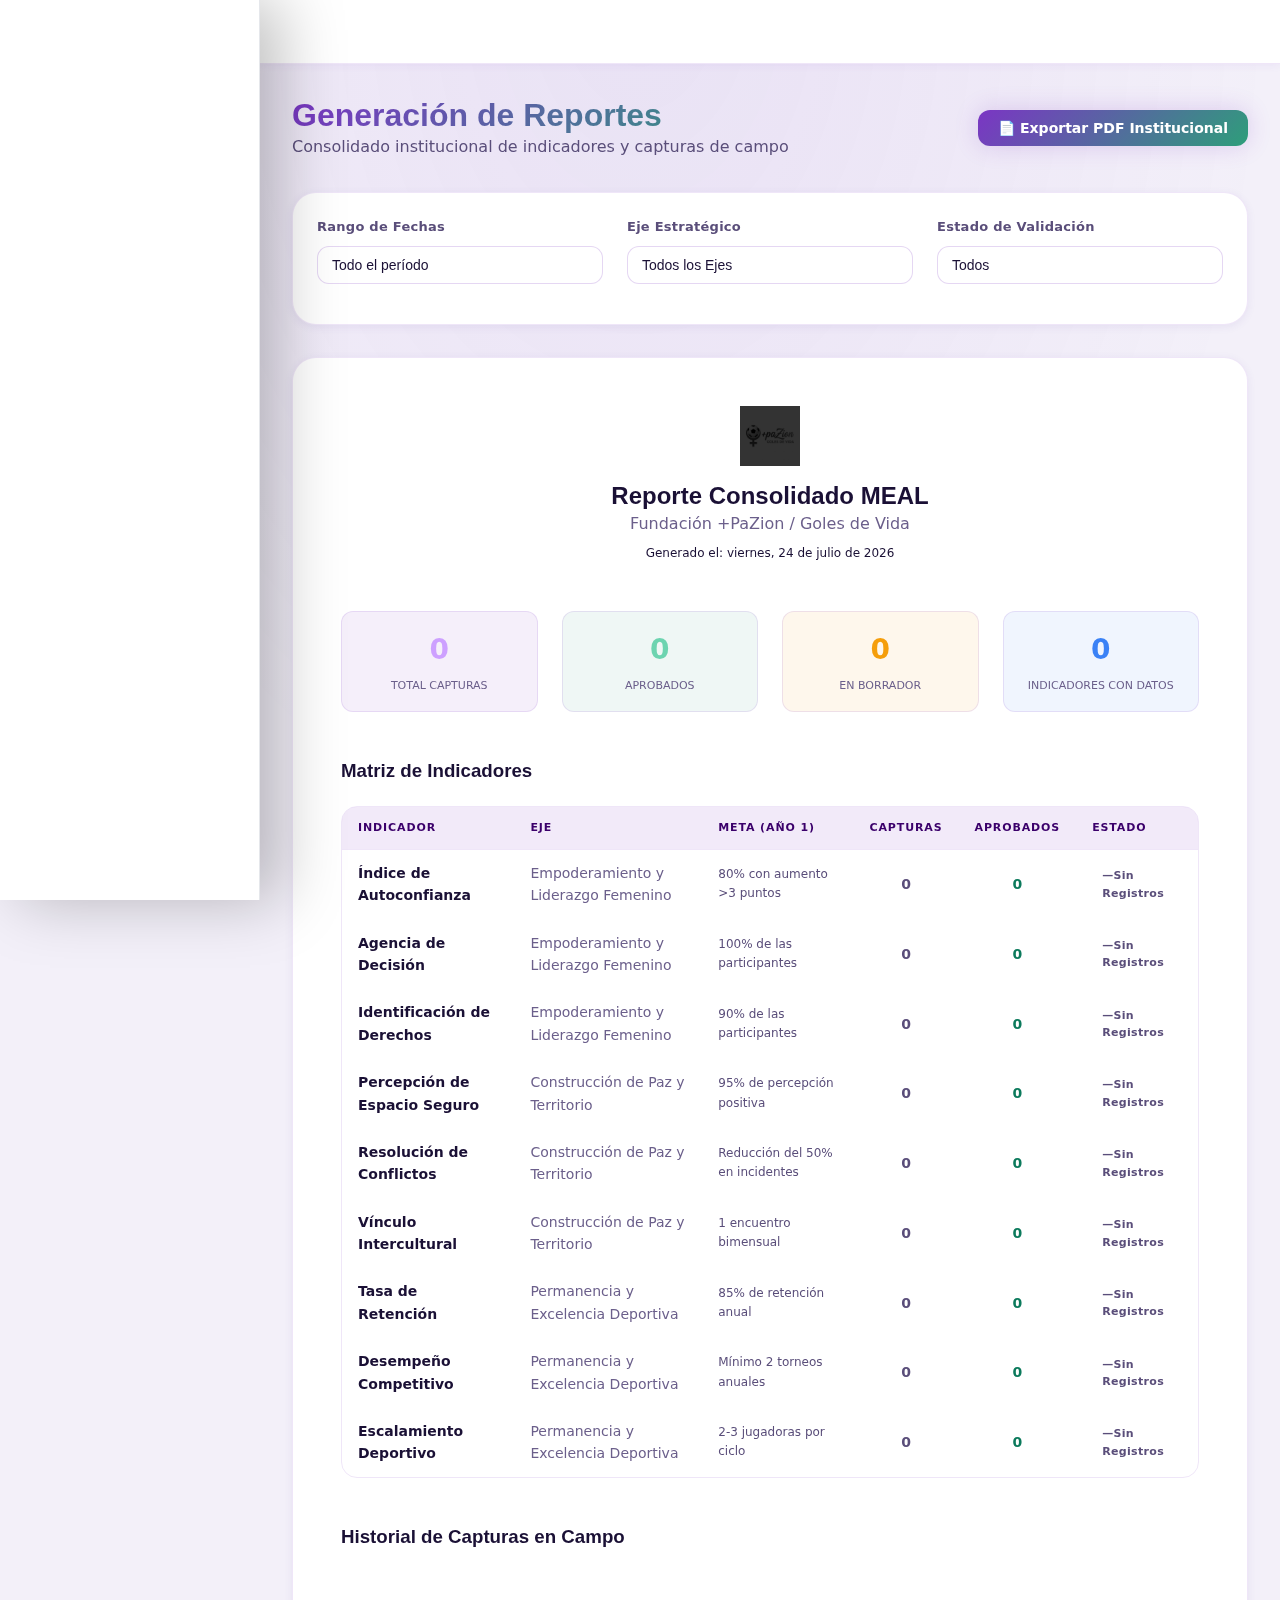
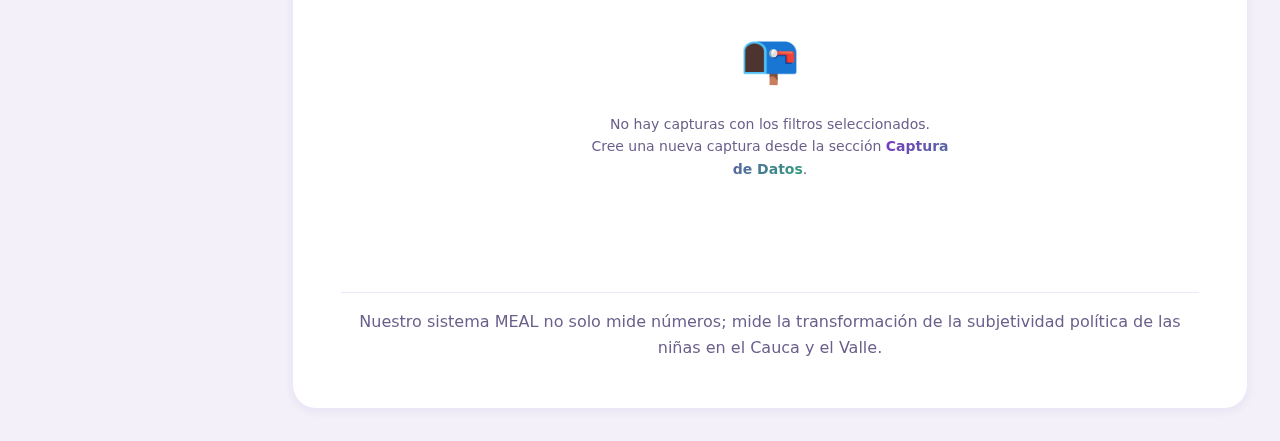
<file: reportes.html>
<!DOCTYPE html>
<html lang="es">

<head>
    <meta charset="UTF-8">
    <meta name="viewport" content="width=device-width, initial-scale=1.0">
    <title>Reportes | Sistema MEAL +PaZion</title>
    <link rel="stylesheet" href="css/main.css?v=12-analisis">
    <!-- jspdf and html2canvas for PDF export -->
    <script src="https://cdnjs.cloudflare.com/ajax/libs/jspdf/2.5.1/jspdf.umd.min.js"></script>
    <script src="https://cdnjs.cloudflare.com/ajax/libs/html2canvas/1.4.1/html2canvas.min.js"></script>
    <style>
        .progress-segment {
            height: 8px;
            border-radius: 4px;
            background: var(--bg-card);
            border: 1px solid var(--border);
            overflow: hidden;
            margin-top: 4px;
        }

        .progress-segment-fill {
            height: 100%;
            background: linear-gradient(90deg, var(--purple-600), var(--purple-400));
            border-radius: 4px;
            transition: width 0.8s ease;
        }

        .ind-row-eje {
            font-size: 11px;
            color: var(--text-muted);
            background: rgba(123, 53, 196, 0.08);
            padding: 2px 8px;
            border-radius: 10px;
        }

        .logro-num {
            font-weight: 800;
            font-size: 16px;
            background: linear-gradient(135deg, var(--purple-400), #a78bfa);
            -webkit-background-clip: text;
            -webkit-text-fill-color: transparent;
        }

        .empty-state {
            text-align: center;
            padding: var(--space-2xl);
            color: var(--text-muted);
        }

        .empty-state-icon {
            font-size: 48px;
            margin-bottom: var(--space-md);
        }
    </style>
</head>

<body>
    <div class="app-layout">
        <aside class="sidebar"></aside>

        <main class="main-content">
            <header class="topbar"></header>

            <div class="page-wrapper">
                <div class="flex justify-between items-center" style="margin-bottom: var(--space-xl);">
                    <div>
                        <h1 class="text-gradient">Generación de Reportes</h1>
                        <p class="text-secondary">Consolidado institucional de indicadores y capturas de campo</p>
                    </div>
                    <button class="btn btn-primary" id="btnExportPDF">
                        <span>📄 Exportar PDF Institucional</span>
                    </button>
                </div>

                <!-- Filtros -->
                <div class="card" style="margin-bottom: var(--space-xl);">
                    <div class="grid grid-3">
                        <div class="form-group">
                            <label class="form-label">Rango de Fechas</label>
                            <select id="filterDate" class="form-control">
                                <option value="all">Todo el período</option>
                                <option value="month">Este Mes</option>
                                <option value="quarter">Este Trimestre</option>
                            </select>
                        </div>
                        <div class="form-group">
                            <label class="form-label">Eje Estratégico</label>
                            <select id="filterEje" class="form-control">
                                <option value="all">Todos los Ejes</option>
                            </select>
                        </div>
                        <div class="form-group">
                            <label class="form-label">Estado de Validación</label>
                            <select id="filterStatus" class="form-control">
                                <option value="all">Todos</option>
                                <option value="Aprobado">Aprobados</option>
                                <option value="Borrador">Borradores</option>
                                <option value="Rechazado">Rechazados</option>
                            </select>
                        </div>
                    </div>
                </div>

                <!-- Área de Reporte (para PDF) -->
                <div id="reportContent" class="card" style="padding: var(--space-2xl);">
                    <!-- Encabezado Institucional -->
                    <div class="text-center" style="margin-bottom: var(--space-2xl);">
                        <img src="assets/img/logo.png" alt="+PaZion"
                            style="height: 60px; margin: 0 auto var(--space-md); filter: grayscale(1) brightness(0.2);"
                            onerror="this.src='https://placehold.co/150x60/0D0718/7B35C4?text=+PaZion'">
                        <h2 style="font-size: 24px; color: var(--text-primary);">Reporte Consolidado MEAL</h2>
                        <p class="text-muted">Fundación +PaZion / Goles de Vida</p>
                        <div id="reportMeta" class="text-sm" style="margin-top: var(--space-sm);">
                            Generado el: <span id="genDate"></span>
                        </div>
                    </div>

                    <!-- KPIs Globales -->
                    <div class="grid grid-4" style="margin-bottom: var(--space-2xl);">
                        <div
                            style="background: rgba(123,53,196,0.08); padding: var(--space-md); border-radius: var(--radius-md); border: 1px solid var(--border); text-align: center;">
                            <div style="font-size: 28px; font-weight: 800; color: var(--purple-400);" id="kpiTotal">0
                            </div>
                            <div
                                style="font-size: 11px; text-transform: uppercase; color: var(--text-muted); margin-top: 4px;">
                                Total Capturas</div>
                        </div>
                        <div
                            style="background: rgba(46,158,122,0.08); padding: var(--space-md); border-radius: var(--radius-md); border: 1px solid var(--border); text-align: center;">
                            <div style="font-size: 28px; font-weight: 800; color: var(--green-400);" id="kpiAprobados">0
                            </div>
                            <div
                                style="font-size: 11px; text-transform: uppercase; color: var(--text-muted); margin-top: 4px;">
                                Aprobados</div>
                        </div>
                        <div
                            style="background: rgba(245,158,11,0.08); padding: var(--space-md); border-radius: var(--radius-md); border: 1px solid var(--border); text-align: center;">
                            <div style="font-size: 28px; font-weight: 800; color: var(--warning);" id="kpiPendientes">0
                            </div>
                            <div
                                style="font-size: 11px; text-transform: uppercase; color: var(--text-muted); margin-top: 4px;">
                                En Borrador</div>
                        </div>
                        <div
                            style="background: rgba(59,130,246,0.08); padding: var(--space-md); border-radius: var(--radius-md); border: 1px solid var(--border); text-align: center;">
                            <div style="font-size: 28px; font-weight: 800; color: var(--info);" id="kpiIndicadores">0
                            </div>
                            <div
                                style="font-size: 11px; text-transform: uppercase; color: var(--text-muted); margin-top: 4px;">
                                Indicadores con Datos</div>
                        </div>
                    </div>

                    <!-- Tabla de Indicadores -->
                    <h3 style="margin-bottom: var(--space-lg);">Matriz de Indicadores</h3>
                    <div class="table-wrapper">
                        <table>
                            <thead>
                                <tr>
                                    <th>Indicador</th>
                                    <th>Eje</th>
                                    <th>Meta (Año 1)</th>
                                    <th>Capturas</th>
                                    <th>Aprobados</th>
                                    <th>Estado</th>
                                </tr>
                            </thead>
                            <tbody id="reportTableBody">
                                <!-- Dinámico -->
                            </tbody>
                        </table>
                    </div>

                    <!-- Historial de Capturas Recientes -->
                    <div id="recentCapturesSection" style="margin-top: var(--space-2xl);">
                        <h3 style="margin-bottom: var(--space-lg);">Historial de Capturas en Campo</h3>
                        <div id="capturesList"></div>
                    </div>

                    <div
                        style="margin-top: var(--space-3xl); border-top: 1px solid var(--border); padding-top: var(--space-md);">
                        <p class="text-xs text-muted text-center">Nuestro sistema MEAL no solo mide números; mide la
                            transformación de la subjetividad política de las niñas en el Cauca y el Valle.</p>
                    </div>
                </div>
            </div>
        </main>
    </div>

    <script type="module">
        import { initUI, showToast } from './js/app.js?v=12-analisis';
        import { initDB, getAllData, ensureDataSeeded } from './js/db.js?v=12-analisis';

        initUI();

        let allCaptures = [];
        let indicadores = [];

        async function initReport() {
            await initDB();
            await ensureDataSeeded();
            allCaptures = await getAllData('capturas');
            indicadores = await getAllData('indicadores');

            // Llenar filtro de ejes
            const ejes = [...new Set(indicadores.map(i => i.eje))];
            const ejeFilter = document.getElementById('filterEje');
            ejes.forEach(eje => {
                const opt = document.createElement('option');
                opt.value = eje;
                opt.textContent = eje;
                ejeFilter.appendChild(opt);
            });

            document.getElementById('genDate').textContent = new Date().toLocaleDateString('es-ES', {
                weekday: 'long', year: 'numeric', month: 'long', day: 'numeric'
            });

            applyFilters();
        }

        function getFilteredCaptures() {
            const dateVal = document.getElementById('filterDate').value;
            const statusVal = document.getElementById('filterStatus').value;
            const ejeVal = document.getElementById('filterEje').value;

            let filtered = [...allCaptures];

            // Filtro de estado
            if (statusVal !== 'all') filtered = filtered.filter(c => c.estado === statusVal);

            // Filtro de fecha
            if (dateVal === 'month') {
                const monthAgo = new Date();
                monthAgo.setMonth(monthAgo.getMonth() - 1);
                filtered = filtered.filter(c => new Date(c.fecha) >= monthAgo);
            } else if (dateVal === 'quarter') {
                const quarterAgo = new Date();
                quarterAgo.setMonth(quarterAgo.getMonth() - 3);
                filtered = filtered.filter(c => new Date(c.fecha) >= quarterAgo);
            }

            // Filtro de eje (por indicador)
            if (ejeVal !== 'all') {
                const indsInEje = indicadores.filter(i => i.eje === ejeVal).map(i => i.id);
                filtered = filtered.filter(c => indsInEje.includes(c.indicador_id));
            }

            return filtered;
        }

        function applyFilters() {
            const ejeVal = document.getElementById('filterEje').value;
            const filteredCaptures = getFilteredCaptures();

            let filteredInds = indicadores;
            if (ejeVal !== 'all') filteredInds = indicadores.filter(i => i.eje === ejeVal);

            // KPIs
            const aprobados = filteredCaptures.filter(c => c.estado === 'Aprobado');
            const borradores = filteredCaptures.filter(c => c.estado === 'Borrador');
            const withData = new Set(filteredCaptures.map(c => c.indicador_id)).size;
            document.getElementById('kpiTotal').textContent = filteredCaptures.length;
            document.getElementById('kpiAprobados').textContent = aprobados.length;
            document.getElementById('kpiPendientes').textContent = borradores.length;
            document.getElementById('kpiIndicadores').textContent = withData;

            // Tabla de indicadores
            const tbody = document.getElementById('reportTableBody');
            tbody.innerHTML = filteredInds.map(ind => {
                const caps = filteredCaptures.filter(c => c.indicador_id === ind.id);
                const app = caps.filter(c => c.estado === 'Aprobado');
                const tieneDatos = caps.length > 0;
                return `
                    <tr>
                        <td><strong>${ind.nombre}</strong></td>
                        <td><span class="text-xs text-muted">${ind.eje}</span></td>
                        <td class="text-sm">${ind.meta}</td>
                        <td class="text-center"><strong>${caps.length}</strong></td>
                        <td class="text-center"><span style="color: var(--green-700); font-weight: 700;">${app.length}</span></td>
                        <td>
                            <span class="badge ${tieneDatos ? (app.length > 0 ? 'badge-success' : 'badge-warning') : ''}">
                                ${tieneDatos ? (app.length > 0 ? `✅ ${app.length} Aprobado${app.length > 1 ? 's' : ''}` : '⏳ Pendiente Revisión') : '—Sin Registros'}
                            </span>
                        </td>
                    </tr>
                `;
            }).join('');

            // Historial de capturas recientes
            const capturesList = document.getElementById('capturesList');
            if (filteredCaptures.length === 0) {
                capturesList.innerHTML = `
                    <div class="empty-state">
                        <div class="empty-state-icon">📭</div>
                        <p>No hay capturas con los filtros seleccionados.</p>
                        <p class="text-sm">Cree una nueva captura desde la sección <a href="captura.html" class="text-gradient fw-600">Captura de Datos</a>.</p>
                    </div>
                `;
            } else {
                const recent = filteredCaptures.slice(-10).reverse();
                capturesList.innerHTML = `
                    <div class="table-wrapper">
                        <table>
                            <thead>
                                <tr>
                                    <th>Fecha</th>
                                    <th>Indicador</th>
                                    <th>Eje</th>
                                    <th>Impacto</th>
                                    <th>Estado</th>
                                </tr>
                            </thead>
                            <tbody>
                                ${recent.map(c => {
                    const ind = indicadores.find(i => i.id === c.indicador_id);
                    let valorVisual = '-';
                    if (c.conteo) valorVisual = `<strong>${c.conteo.total}</strong> participantes`;
                    else if (c.participantes) valorVisual = `<strong>${c.participantes.length}</strong> participantes`;

                    return `
                                        <tr>
                                            <td class="text-sm text-muted">${new Date(c.fecha).toLocaleDateString('es-ES')}</td>
                                            <td>${ind ? ind.nombre : 'Desconocido'}</td>
                                            <td><span class="text-xs text-muted">${c.eje || '—'}</span></td>
                                            <td>${valorVisual}</td>
                                            <td><span class="badge ${c.estado === 'Aprobado' ? 'badge-success' : c.estado === 'Rechazado' ? 'badge-danger' : 'badge-warning'}">${c.estado}</span></td>
                                        </tr>
                                    `;
                }).join('')}
                            </tbody>
                        </table>
                    </div>
                `;
            }
        }

        // Eventos de filtros
        document.getElementById('filterEje').addEventListener('change', applyFilters);
        document.getElementById('filterStatus').addEventListener('change', applyFilters);
        document.getElementById('filterDate').addEventListener('change', applyFilters);

        // Exportar PDF
        document.getElementById('btnExportPDF').addEventListener('click', async () => {
            const { jsPDF } = window.jspdf;
            const doc = new jsPDF('p', 'pt', 'a4');
            const content = document.getElementById('reportContent');

            showToast("Generando PDF institucional...", "info");

            html2canvas(content, {
                backgroundColor: '#0D0718',
                scale: 2,
            }).then(canvas => {
                const imgData = canvas.toDataURL('image/png');
                const imgWidth = 595.28;
                const imgHeight = (canvas.height * imgWidth) / canvas.width;

                doc.addImage(imgData, 'PNG', 0, 0, imgWidth, imgHeight);
                doc.save('Reporte_MEAL_Pazion_' + new Date().toISOString().split('T')[0] + '.pdf');
                showToast("PDF descargado con éxito", "success");
            });
        });

        initReport();
    </script>
</body>

</html>
</file>
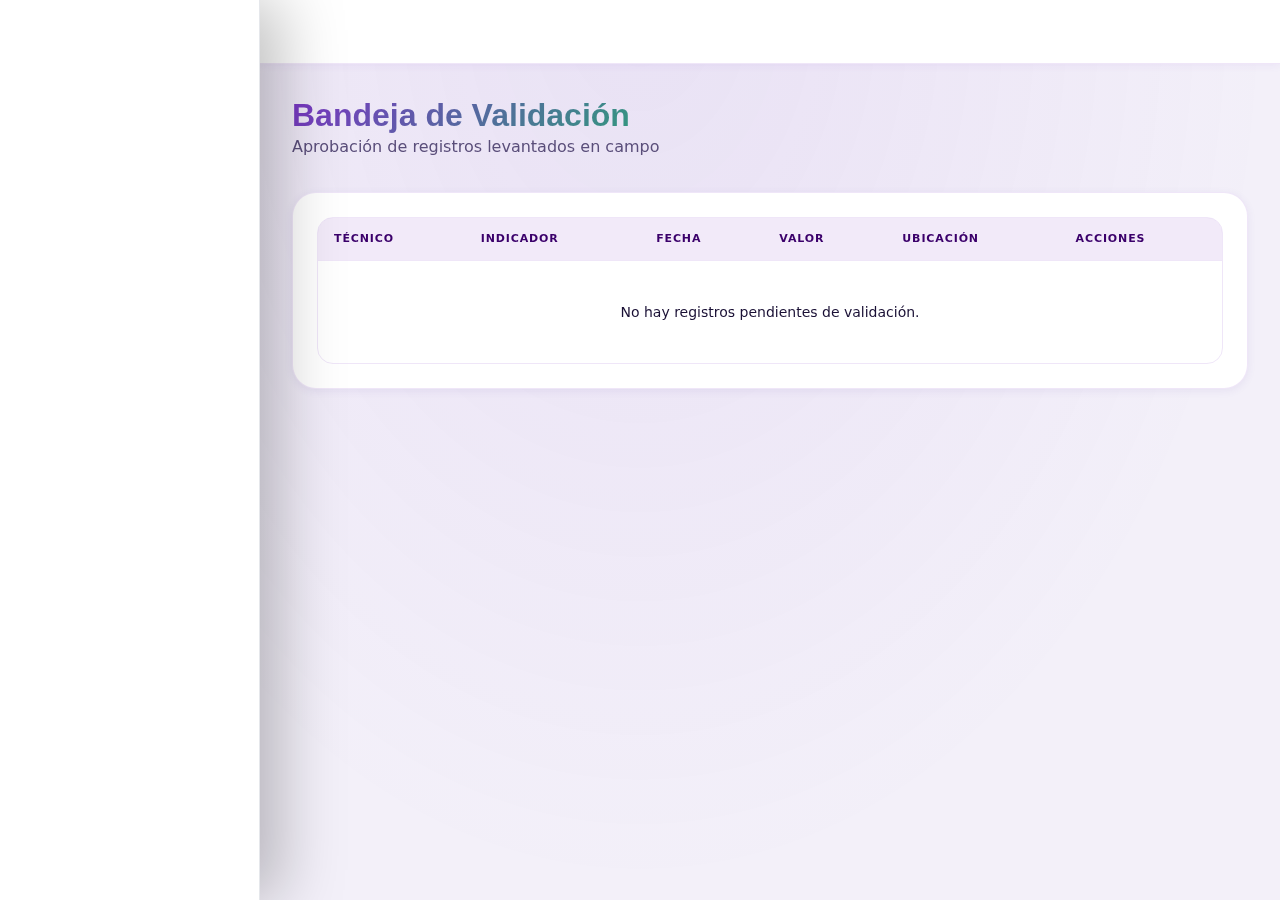
<file: validacion.html>
<!DOCTYPE html>
<html lang="es">

<head>
    <meta charset="UTF-8">
    <meta name="viewport" content="width=device-width, initial-scale=1.0">
    <title>Validación de Datos | Sistema MEAL +PaZion</title>
    <link rel="stylesheet" href="css/main.css?v=5">
</head>

<body>
    <div class="app-layout">
        <aside class="sidebar"></aside>

        <main class="main-content">
            <header class="topbar"></header>

            <div class="page-wrapper">
                <div class="flex justify-between items-center" style="margin-bottom: var(--space-xl);">
                    <div>
                        <h1 class="text-gradient">Bandeja de Validación</h1>
                        <p class="text-secondary">Aprobación de registros levantados en campo</p>
                    </div>
                </div>

                <div class="card">
                    <div class="table-wrapper">
                        <table>
                            <thead>
                                <tr>
                                    <th>Técnico</th>
                                    <th>Indicador</th>
                                    <th>Fecha</th>
                                    <th>Valor</th>
                                    <th>Ubicación</th>
                                    <th>Acciones</th>
                                </tr>
                            </thead>
                            <tbody id="validationList">
                                <tr>
                                    <td colspan="6" class="text-center">Buscando registros pendientes...</td>
                                </tr>
                            </tbody>
                        </table>
                    </div>
                </div>
            </div>
        </main>
    </div>

    <!-- Modal de Detalle -->
    <div id="detailModal" class="modal-overlay hidden">
        <div class="modal modal-lg">
            <div class="modal-header">
                <h2 class="modal-title">Detalle del Registro</h2>
                <button class="modal-close" onclick="closeModal()">×</button>
            </div>
            <div class="modal-body" id="modalBody">
                <!-- Se llena dinámicamente -->
            </div>
            <div class="modal-footer">
                <button class="btn btn-danger" id="btnReject">Rechazar Registro</button>
                <button class="btn btn-success" id="btnApprove">Aprobar y Consolidar</button>
            </div>
        </div>
    </div>

    <script type="module">
        import { initUI, showToast } from './js/app.js?v=5';
        import { initDB, getAllData, updateData, getDataById } from './js/db.js?v=5';

        initUI();

        let currentRecord = null;
        let records = [];

        async function loadPending() {
            await initDB();
            const allCaptures = await getAllData('capturas');
            records = allCaptures.filter(c => c.estado === 'Pendiente');

            const tbody = document.getElementById('validationList');
            if (records.length === 0) {
                tbody.innerHTML = '<tr><td colspan="6" class="text-center" style="padding: 40px;">No hay registros pendientes de validación.</td></tr>';
                return;
            }

            const indicadores = await getAllData('indicadores');

            tbody.innerHTML = records.map(r => {
                const ind = indicadores.find(i => i.id === r.indicador_id);
                return `
                    <tr>
                        <td>${r.usuario_nombre}</td>
                        <td>${ind ? ind.nombre : 'Desconocido'}</td>
                        <td>${new Date(r.fecha).toLocaleString()}</td>
                        <td><strong>${r.valor}</strong></td>
                        <td><span class="text-sm">📍 ${r.gps.lat.toFixed(4)}, ${r.gps.lng.toFixed(4)}</span></td>
                        <td>
                            <button class="btn btn-secondary btn-sm" onclick="window.viewDetail(${r.id})">Revisar</button>
                        </td>
                    </tr>
                `;
            }).join('');
        }

        window.viewDetail = async (id) => {
            currentRecord = records.find(r => r.id === id);
            const modal = document.getElementById('detailModal');
            const body = document.getElementById('modalBody');

            const indicadores = await getAllData('indicadores');
            const ind = indicadores.find(i => i.id === currentRecord.indicador_id);

            body.innerHTML = `
                <div class="grid grid-2">
                    <div>
                        <h4 class="text-muted text-sm uppercase fw-bold">Información General</h4>
                        <div style="margin-top: var(--space-sm);">
                            <p><strong>Indicador:</strong> ${ind ? ind.nombre : '-'}</p>
                            <p><strong>Meta:</strong> ${ind ? ind.meta : '-'}</p>
                            <p><strong>Levantado por:</strong> ${currentRecord.usuario_nombre}</p>
                            <p><strong>Fecha:</strong> ${new Date(currentRecord.fecha).toLocaleString()}</p>
                            <p><strong>Valor Reportado:</strong> <span class="badge badge-purple" style="font-size: 14px;">${currentRecord.valor}</span></p>
                        </div>
                        
                        <h4 class="text-muted text-sm uppercase fw-bold" style="margin-top: var(--space-lg);">Observaciones</h4>
                        <p class="text-secondary">${currentRecord.observaciones || 'Sin observaciones'}</p>
                        
                        <h4 class="text-muted text-sm uppercase fw-bold" style="margin-top: var(--space-lg);">Firma Digital</h4>
                        <img src="${currentRecord.firma}" style="width: 200px; height: 100px; border: 1px solid var(--border); border-radius: var(--radius-md); background: white; margin-top: 5px;">
                    </div>
                    <div>
                        <h4 class="text-muted text-sm uppercase fw-bold">Evidencia Fotográfica</h4>
                        <img src="${currentRecord.foto_url || 'https://placehold.co/400x300/0D0718/7B35C4?text=Evidencia+Campo'}" style="width: 100%; border-radius: var(--radius-md); margin-top: 5px;">
                        
                        <h4 class="text-muted text-sm uppercase fw-bold" style="margin-top: var(--space-lg);">Ubicación GPS</h4>
                        <div style="background: var(--bg-card); padding: var(--space-md); border-radius: var(--radius-md); border: 1px solid var(--border); margin-top: 5px;">
                            <p class="text-sm"><strong>Coordenadas:</strong> ${currentRecord.gps.lat}, ${currentRecord.gps.lng}</p>
                            <p class="text-sm"><strong>Precisión:</strong> ±${currentRecord.gps.acc.toFixed(1)} metros</p>
                            <a href="https://www.google.com/maps?q=${currentRecord.gps.lat},${currentRecord.gps.lng}" target="_blank" class="text-sm text-gradient fw-600">Ver en Google Maps →</a>
                        </div>
                    </div>
                </div>
                <div class="form-group" style="margin-top: var(--space-xl);">
                    <label class="form-label">Comentario de Revisión (Opcional)</label>
                    <textarea id="valComment" class="form-control" placeholder="Escriba el motivo del rechazo o nota de aprobación..."></textarea>
                </div>
            `;

            modal.classList.remove('hidden');
        };

        window.closeModal = () => {
            document.getElementById('detailModal').classList.add('hidden');
        };

        document.getElementById('btnApprove').addEventListener('click', async () => {
            if (!currentRecord) return;
            const comment = document.getElementById('valComment').value;

            currentRecord.estado = 'Aprobado';
            currentRecord.comentario_validacion = comment;

            await updateData('capturas', currentRecord);
            showToast("Registro aprobado correctamente", "success");
            closeModal();
            loadPending();
        });

        document.getElementById('btnReject').addEventListener('click', async () => {
            if (!currentRecord) return;
            const comment = document.getElementById('valComment').value;
            if (!comment) {
                alert("Por favor indique el motivo del rechazo en los comentarios.");
                return;
            }

            currentRecord.estado = 'Rechazado';
            currentRecord.comentario_validacion = comment;

            await updateData('capturas', currentRecord);
            showToast("Registro rechazado", "warning");
            closeModal();
            loadPending();
        });

        loadPending();
    </script>
</body>

</html>
</file>
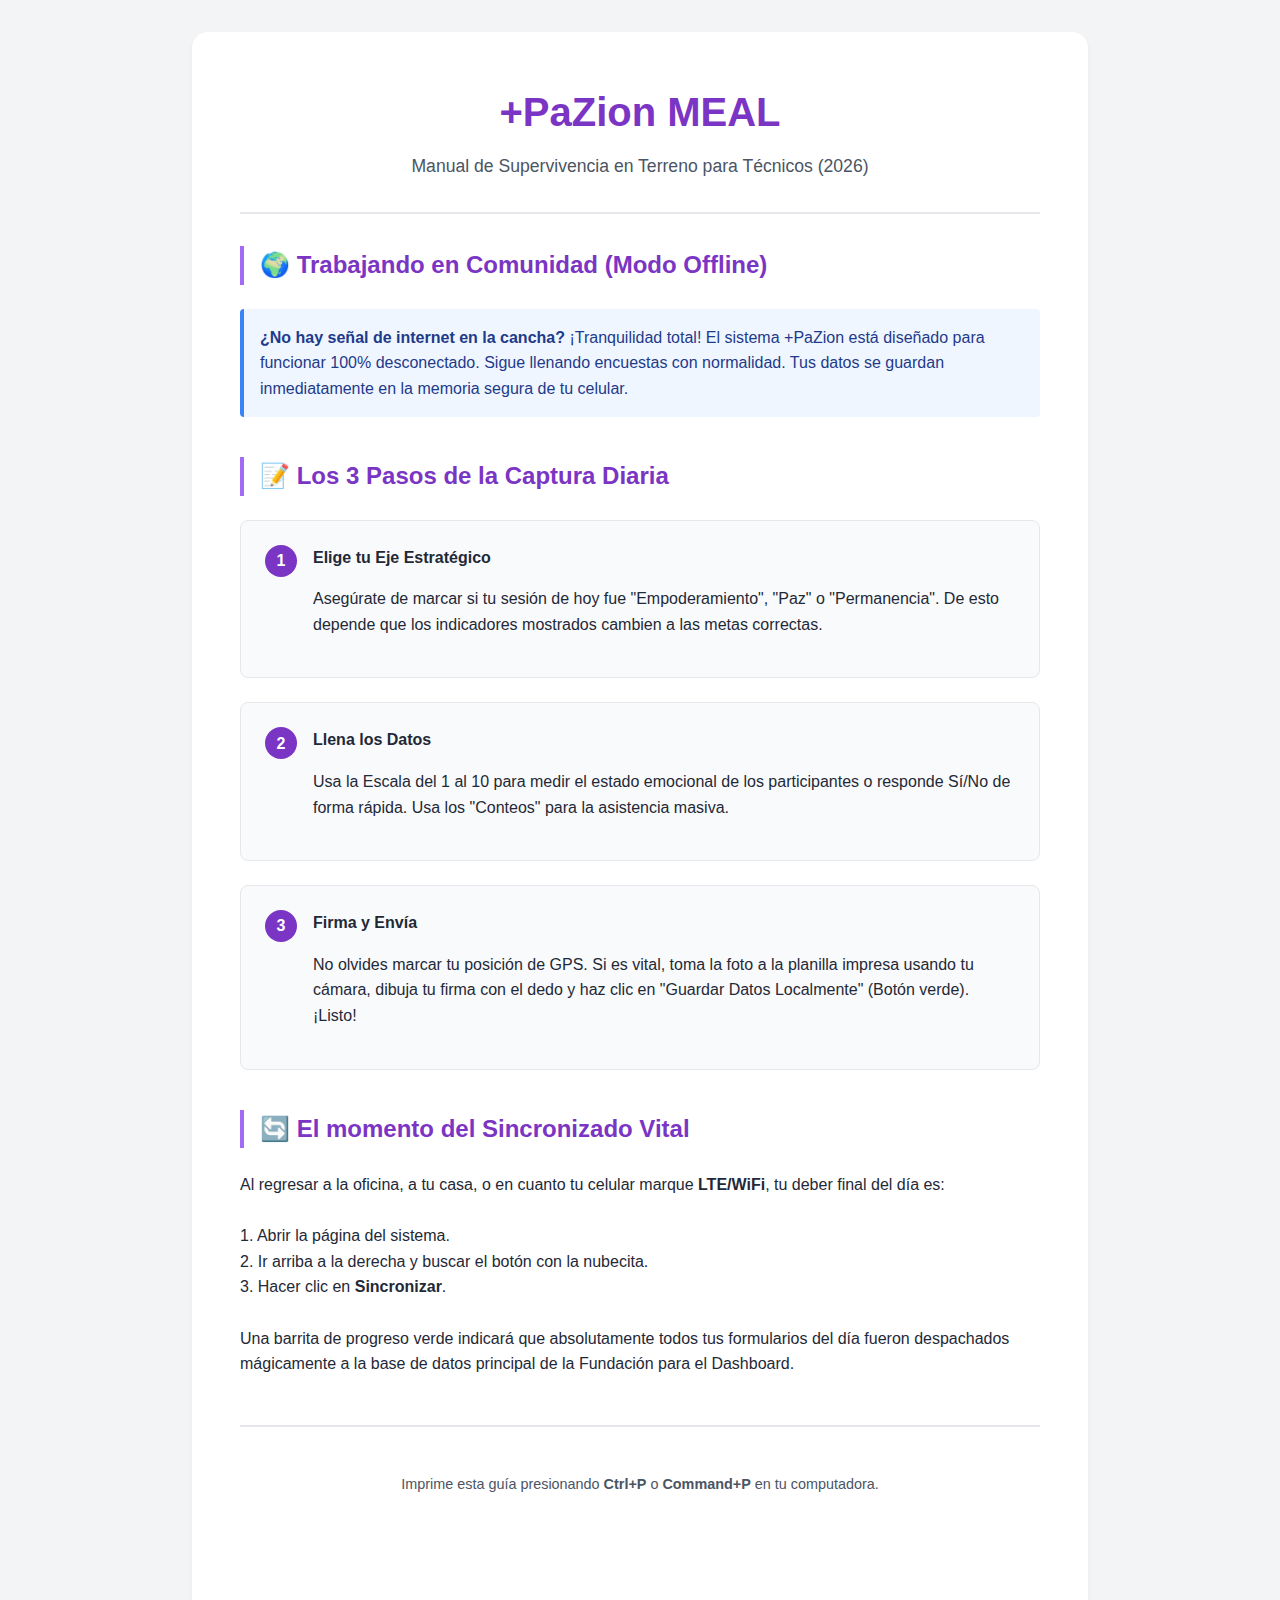
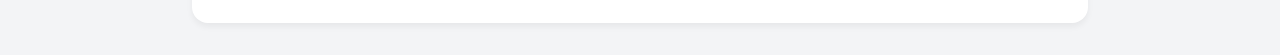
<file: assets/docs/Guia_Rapida_Captura_PaZion.html>
<!DOCTYPE html>
<html lang="es">

<head>
    <meta charset="UTF-8">
    <meta name="viewport" content="width=device-width, initial-scale=1.0">
    <title>Guía Rápida: +PaZion MEAL</title>
    <style>
        :root {
            --primary-color: #7B35C4;
            --secondary-color: #A36AF5;
            --text-primary: #1F2937;
            --text-secondary: #4B5563;
            --bg-color: #F3F4F6;
        }

        body {
            font-family: 'Inter', -apple-system, sans-serif;
            line-height: 1.6;
            color: var(--text-primary);
            background-color: var(--bg-color);
            margin: 0;
            padding: 2rem;
        }

        .container {
            max-width: 800px;
            margin: 0 auto;
            background: white;
            padding: 3rem;
            border-radius: 16px;
            box-shadow: 0 4px 6px rgba(0, 0, 0, 0.05);
        }

        .header {
            text-align: center;
            border-bottom: 2px solid #E5E7EB;
            padding-bottom: 2rem;
            margin-bottom: 2rem;
        }

        .logo {
            font-size: 2.5rem;
            font-weight: 800;
            color: var(--primary-color);
            margin-bottom: 0.5rem;
        }

        .subtitle {
            color: var(--text-secondary);
            font-size: 1.1rem;
        }

        .section {
            margin-bottom: 2.5rem;
        }

        h2 {
            color: var(--primary-color);
            border-left: 4px solid var(--secondary-color);
            padding-left: 1rem;
            margin-bottom: 1.5rem;
        }

        .step-grid {
            display: grid;
            grid-template-columns: 1fr;
            gap: 1.5rem;
        }

        .step-card {
            background: #F9FAFB;
            border: 1px solid #E5E7EB;
            border-radius: 8px;
            padding: 1.5rem;
            display: flex;
            gap: 1rem;
            align-items: flex-start;
        }

        .step-number {
            background: var(--primary-color);
            color: white;
            width: 32px;
            height: 32px;
            border-radius: 50%;
            display: flex;
            align-items: center;
            justify-content: center;
            font-weight: bold;
            flex-shrink: 0;
        }

        .alert {
            background: #EFF6FF;
            border-left: 4px solid #3B82F6;
            padding: 1rem;
            border-radius: 4px;
            color: #1E3A8A;
        }

        @media print {
            body {
                background: white;
                padding: 0;
            }

            .container {
                box-shadow: none;
                max-width: 100%;
                padding: 0;
            }
        }
    </style>
</head>

<body>
    <div class="container">
        <div class="header">
            <div class="logo">+PaZion MEAL</div>
            <div class="subtitle">Manual de Supervivencia en Terreno para Técnicos (2026)</div>
        </div>

        <div class="section">
            <h2>🌍 Trabajando en Comunidad (Modo Offline)</h2>
            <div class="alert">
                <strong>¿No hay señal de internet en la cancha?</strong> ¡Tranquilidad total! El sistema +PaZion está
                diseñado para funcionar 100% desconectado. Sigue llenando encuestas con normalidad. Tus datos se guardan
                inmediatamente en la memoria segura de tu celular.
            </div>
        </div>

        <div class="section">
            <h2>📝 Los 3 Pasos de la Captura Diaria</h2>
            <div class="step-grid">
                <div class="step-card">
                    <div class="step-number">1</div>
                    <div>
                        <strong>Elige tu Eje Estratégico</strong>
                        <p>Asegúrate de marcar si tu sesión de hoy fue "Empoderamiento", "Paz" o "Permanencia". De esto
                            depende que los indicadores mostrados cambien a las metas correctas.</p>
                    </div>
                </div>

                <div class="step-card">
                    <div class="step-number">2</div>
                    <div>
                        <strong>Llena los Datos</strong>
                        <p>Usa la Escala del 1 al 10 para medir el estado emocional de los participantes o responde
                            Sí/No de forma rápida. Usa los "Conteos" para la asistencia masiva.</p>
                    </div>
                </div>

                <div class="step-card">
                    <div class="step-number">3</div>
                    <div>
                        <strong>Firma y Envía</strong>
                        <p>No olvides marcar tu posición de GPS. Si es vital, toma la foto a la planilla impresa usando
                            tu cámara, dibuja tu firma con el dedo y haz clic en "Guardar Datos Localmente" (Botón
                            verde). ¡Listo!</p>
                    </div>
                </div>
            </div>
        </div>

        <div class="section">
            <h2>🔄 El momento del Sincronizado Vital</h2>
            <p>
                Al regresar a la oficina, a tu casa, o en cuanto tu celular marque <strong>LTE/WiFi</strong>, tu deber
                final del día es:
                <br><br>
                1. Abrir la página del sistema.<br>
                2. Ir arriba a la derecha y buscar el botón con la nubecita.<br>
                3. Hacer clic en <strong>Sincronizar</strong>.<br>
                <br>
                Una barrita de progreso verde indicará que absolutamente todos tus formularios del día fueron
                despachados mágicamente a la base de datos principal de la Fundación para el Dashboard.
            </p>
        </div>

        <div class="header"
            style="border-bottom: none; border-top: 2px solid #E5E7EB; margin-top: 3rem; padding-top: 2rem;">
            <p style="color: var(--text-secondary); font-size: 0.9rem;">Imprime esta guía presionando <b>Ctrl+P</b> o
                <b>Command+P</b> en tu computadora.</p>
        </div>
    </div>
</body>

</html>
</file>
<file: css/main.css>
/* =========================================================
   +PaZion MEAL System — Design System & CSS Variables
   Fundación +PaZion / Goles de Vida
   ========================================================= */

@import url('https://fonts.googleapis.com/css2?family=Outfit:wght@300;400;500;600;700;800&family=Inter:wght@300;400;500;600;700&display=swap');

/* ─── CSS VARIABLES ─────────────────────────────────────── */
:root {
  /* Brand Colors */
  --purple-900: #3B006B;
  --purple-800: #5B0B9E;
  --purple-700: #7B35C4;
  --purple-600: #9B55E0;
  --purple-500: #B678F8;
  --purple-400: #CDA0FF;
  --purple-100: #F0E4FF;
  --purple-50: #F9F4FF;
  --white: #FFFFFF;

  --green-900: #064E3B;
  --green-800: #065F46;
  --green-700: #0C7A5C;
  --green-600: #2E9E7A;
  --green-500: #3DB88F;
  --green-400: #6DD4B0;
  --green-100: #D1FAF0;
  --green-50: #F0FDF9;

  /* UI Colors — Light Theme */
  --bg-dark: #F3F0F9;
  --bg-card: #FFFFFF;
  --bg-card-hover: #F8F5FF;
  --border: rgba(123, 53, 196, 0.12);
  --border-accent: rgba(123, 53, 196, 0.35);
  --text-primary: #1A1035;
  --text-secondary: #5A4E7A;
  --text-muted: #6B5F8B;
  /* Darkened from #9B8FBB for contrast (WCAG) */

  /* Status Colors */
  --success: #22C55E;
  --warning: #F59E0B;
  --danger: #EF4444;
  --info: #3B82F6;

  /* Gradients */
  --grad-brand: linear-gradient(135deg, #7B35C4 0%, #2E9E7A 100%);
  --grad-purple: linear-gradient(135deg, #3B006B 0%, #7B35C4 100%);
  --grad-green: linear-gradient(135deg, #065F46 0%, #2E9E7A 100%);
  --grad-glow: radial-gradient(ellipse at 50% 0%, rgba(123, 53, 196, 0.08) 0%, transparent 70%);
  --grad-card: linear-gradient(135deg, rgba(123, 53, 196, 0.05) 0%, rgba(46, 158, 122, 0.04) 100%);

  /* Spacing */
  --space-xs: 4px;
  --space-sm: 8px;
  --space-md: 16px;
  --space-lg: 24px;
  --space-xl: 32px;
  --space-2xl: 48px;
  --space-3xl: 64px;

  /* Radii */
  --radius-sm: 6px;
  --radius-md: 12px;
  --radius-lg: 16px;
  --radius-xl: 24px;
  --radius-full: 9999px;

  /* Shadows */
  --shadow-sm: 0 2px 8px rgba(80, 50, 150, 0.08);
  --shadow-md: 0 4px 20px rgba(80, 50, 150, 0.12);
  --shadow-lg: 0 8px 40px rgba(80, 50, 150, 0.18);
  --shadow-glow-purple: 0 0 24px rgba(123, 53, 196, 0.2);
  --shadow-glow-green: 0 0 24px rgba(46, 158, 122, 0.2);

  /* Transitions */
  --transition: 0.2s cubic-bezier(0.4, 0, 0.2, 1);
  --transition-slow: 0.4s cubic-bezier(0.4, 0, 0.2, 1);

  /* Sidebar */
  --sidebar-width: 260px;
}

/* ─── RESET & BASE ──────────────────────────────────────── */
*,
*::before,
*::after {
  box-sizing: border-box;
  margin: 0;
  padding: 0;
}

html {
  font-size: 16px;
  -webkit-text-size-adjust: 100%;
  scroll-behavior: smooth;
}

body {
  font-family: 'Inter', system-ui, sans-serif;
  background: var(--bg-dark);
  color: var(--text-primary);
  min-height: 100vh;
  overflow-x: hidden;
  line-height: 1.6;
}

body::before {
  content: '';
  position: fixed;
  inset: 0;
  background: var(--grad-glow);
  pointer-events: none;
  z-index: 0;
}

h1,
h2,
h3,
h4,
h5,
h6 {
  font-family: 'Outfit', sans-serif;
  font-weight: 700;
  line-height: 1.2;
  color: var(--text-primary);
}

/* Ensure body cards, form fields read on light background */
.form-control {
  color: var(--text-primary) !important;
  background: #FFFFFF !important;
  border-color: rgba(123, 53, 196, 0.2) !important;
}

a {
  color: inherit;
  text-decoration: none;
}

img {
  max-width: 100%;
  display: block;
}

button {
  cursor: pointer;
  font-family: inherit;
}

input,
select,
textarea {
  font-family: inherit;
}

ul,
ol {
  list-style: none;
}

/* ─── SCROLLBAR ─────────────────────────────────────────── */
::-webkit-scrollbar {
  width: 6px;
  height: 6px;
}

::-webkit-scrollbar-track {
  background: rgba(255, 255, 255, 0.03);
}

::-webkit-scrollbar-thumb {
  background: rgba(123, 53, 196, 0.4);
  border-radius: var(--radius-full);
}

::-webkit-scrollbar-thumb:hover {
  background: rgba(123, 53, 196, 0.7);
}

/* ─── LAYOUT ────────────────────────────────────────────── */
.app-layout {
  display: flex;
  min-height: 100vh;
  position: relative;
  z-index: 1;
}

.main-content {
  flex: 1;
  margin-left: var(--sidebar-width);
  min-height: 100vh;
  display: flex;
  flex-direction: column;
  transition: margin var(--transition-slow);
}

.page-wrapper {
  flex: 1;
  padding: var(--space-xl);
  max-width: 1400px;
  width: 100%;
  margin: 0 auto;
}

/* ─── SIDEBAR ───────────────────────────────────────────── */
.sidebar {
  width: var(--sidebar-width);
  background-color: var(--white) !important;
  border-right: 1px solid #E5E7EB;
  position: fixed;
  top: 0;
  left: 0;
  bottom: 0;
  display: flex;
  flex-direction: column;
  z-index: 5000;
  box-shadow: 20px 0 60px rgba(0, 0, 0, 0.25);
  overflow-y: auto;
  transition: transform 0.3s cubic-bezier(0.16, 1, 0.3, 1);
}

.sidebar-brand {
  padding: var(--space-lg) var(--space-md);
  border-bottom: 1px solid var(--border);
  display: flex;
  align-items: center;
  gap: var(--space-sm);
}

.sidebar-brand img {
  height: 40px;
  width: auto;
  filter: drop-shadow(0 0 8px rgba(123, 53, 196, 0.5));
}

.sidebar-brand-text {
  display: flex;
  flex-direction: column;
}

.sidebar-brand-name {
  font-family: 'Outfit', sans-serif;
  font-weight: 700;
  font-size: 14px;
  background: var(--grad-brand);
  -webkit-background-clip: text;
  -webkit-text-fill-color: transparent;
  background-clip: text;
}

.sidebar-brand-tagline {
  font-size: 10px;
  color: var(--text-muted);
  font-weight: 500;
  letter-spacing: 0.08em;
  text-transform: uppercase;
}

.sidebar-section {
  padding: var(--space-md) var(--space-sm);
  flex: 1;
}

.sidebar-label {
  font-size: 10px;
  font-weight: 600;
  letter-spacing: 0.12em;
  text-transform: uppercase;
  color: var(--text-muted);
  padding: var(--space-sm) var(--space-md);
  margin-bottom: var(--space-xs);
}

.nav-item {
  display: flex;
  align-items: center;
  gap: var(--space-md);
  padding: 14px var(--space-md);
  border-radius: var(--radius-md);
  font-size: 15px;
  font-weight: 600;
  color: #111827 !important;
  /* Jet Black */
  transition: all 0.2s ease;
  position: relative;
  margin-bottom: 4px;
  cursor: pointer;
  border: 1px solid transparent;
}

.nav-item:hover {
  background: #F9FAFB;
}

.nav-item.active {
  background: #F3F4F6 !important;
  color: var(--purple-700) !important;
  border: 1px solid #E5E7EB;
}

.nav-item.active .nav-icon {
  transform: scale(1.1);
}

.nav-item.active::before {
  content: '';
  position: absolute;
  left: 0;
  top: 20%;
  bottom: 20%;
  width: 3px;
  background: var(--grad-brand);
  border-radius: 0 2px 2px 0;
}

.nav-icon {
  width: 20px;
  height: 20px;
  display: flex;
  align-items: center;
  justify-content: center;
  flex-shrink: 0;
  font-size: 16px;
}

.nav-badge {
  margin-left: auto;
  background: var(--danger);
  color: white;
  font-size: 10px;
  font-weight: 700;
  padding: 1px 6px;
  border-radius: var(--radius-full);
  min-width: 18px;
  text-align: center;
}

.sidebar-footer {
  padding: var(--space-md);
  border-top: 1px solid var(--border);
}

.user-card {
  display: flex;
  align-items: center;
  gap: var(--space-sm);
  padding: var(--space-sm);
  border-radius: var(--radius-md);
  background: var(--bg-card);
  cursor: pointer;
  transition: all var(--transition);
}

.user-card:hover {
  background: var(--bg-card-hover);
}

.user-avatar {
  width: 36px;
  height: 36px;
  border-radius: var(--radius-full);
  background: var(--grad-brand);
  display: flex;
  align-items: center;
  justify-content: center;
  font-weight: 700;
  font-size: 14px;
  color: white;
  flex-shrink: 0;
}

.user-info {
  flex: 1;
  min-width: 0;
}

.user-name {
  font-size: 13px;
  font-weight: 600;
  white-space: nowrap;
  overflow: hidden;
  text-overflow: ellipsis;
}

.user-role {
  font-size: 11px;
  color: var(--text-muted);
}

/* ─── TOPBAR ────────────────────────────────────────────── */
.topbar {
  height: 64px;
  background: #FFFFFF;
  border-bottom: 1px solid var(--border);
  display: flex;
  align-items: center;
  padding: 0 var(--space-xl);
  gap: var(--space-md);
  box-shadow: 0 2px 8px rgba(123, 53, 196, 0.06);
  position: sticky;
  top: 0;
  z-index: 50;
}

.topbar-title {
  font-size: 18px;
  font-weight: 700;
  background: var(--grad-brand);
  -webkit-background-clip: text;
  -webkit-text-fill-color: transparent;
  background-clip: text;
}

.topbar-actions {
  margin-left: auto;
  display: flex;
  align-items: center;
  gap: var(--space-sm);
}

/* ─── BUTTONS ───────────────────────────────────────────── */
.btn {
  display: inline-flex;
  align-items: center;
  gap: var(--space-sm);
  padding: 10px 20px;
  border-radius: var(--radius-md);
  font-size: 14px;
  font-weight: 600;
  border: none;
  transition: all var(--transition);
  cursor: pointer;
  position: relative;
  overflow: hidden;
  white-space: nowrap;
}

.btn::after {
  content: '';
  position: absolute;
  inset: 0;
  background: rgba(255, 255, 255, 0);
  transition: background var(--transition);
}

.btn:hover::after {
  background: rgba(255, 255, 255, 0.08);
}

.btn:active {
  transform: scale(0.98);
}

.btn-primary {
  background: var(--grad-brand);
  color: white;
  box-shadow: var(--shadow-glow-purple);
}

.btn-primary:hover {
  box-shadow: var(--shadow-glow-green);
}

.btn-secondary {
  background: rgba(123, 53, 196, 0.15);
  color: var(--purple-400);
  border: 1px solid var(--border-accent);
}

.btn-secondary:hover {
  background: rgba(123, 53, 196, 0.25);
}

.btn-success {
  background: rgba(46, 158, 122, 0.2);
  color: var(--green-400);
  border: 1px solid rgba(46, 158, 122, 0.4);
}

.btn-success:hover {
  background: rgba(46, 158, 122, 0.35);
}

.btn-danger {
  background: rgba(239, 68, 68, 0.15);
  color: #FCA5A5;
  border: 1px solid rgba(239, 68, 68, 0.35);
}

.btn-danger:hover {
  background: rgba(239, 68, 68, 0.25);
}

.btn-ghost {
  background: transparent;
  color: var(--text-secondary);
  border: 1px solid var(--border);
}

.btn-ghost:hover {
  background: var(--bg-card);
  color: var(--text-primary);
}

.btn-sm {
  padding: 6px 14px;
  font-size: 12px;
}

.btn-lg {
  padding: 14px 28px;
  font-size: 16px;
}

.btn-icon {
  padding: 10px;
}

.btn-full {
  width: 100%;
  justify-content: center;
}

/* ─── CARDS ─────────────────────────────────────────────── */
.card {
  background: #FFFFFF;
  border: 1px solid var(--border);
  border-radius: var(--radius-xl);
  padding: var(--space-lg);
  transition: all var(--transition);
  position: relative;
  overflow: hidden;
  box-shadow: var(--shadow-sm);
}

.card::before {
  content: '';
  position: absolute;
  inset: 0;
  background: var(--grad-card);
  opacity: 0;
  transition: opacity var(--transition);
  pointer-events: none;
}

.card:hover::before {
  opacity: 1;
}

.card:hover {
  border-color: var(--border-accent);
  box-shadow: var(--shadow-md);
}

.card-header {
  display: flex;
  align-items: center;
  justify-content: space-between;
  margin-bottom: var(--space-md);
}

.card-title {
  font-size: 16px;
  font-weight: 700;
  display: flex;
  align-items: center;
  gap: var(--space-sm);
}

.card-body {
  position: relative;
  z-index: 1;
}

/* Stat card */
.stat-card {
  padding: var(--space-lg);
  background: var(--bg-card);
  border: 1px solid var(--border);
  border-radius: var(--radius-xl);
  position: relative;
  overflow: hidden;
  transition: all var(--transition);
}

.stat-card:hover {
  border-color: var(--border-accent);
  transform: translateY(-2px);
  box-shadow: var(--shadow-glow-purple);
}

.stat-card .stat-icon {
  width: 48px;
  height: 48px;
  border-radius: var(--radius-lg);
  display: flex;
  align-items: center;
  justify-content: center;
  font-size: 22px;
  margin-bottom: var(--space-md);
}

.stat-card .stat-value {
  font-family: 'Outfit', sans-serif;
  font-size: 32px;
  font-weight: 800;
  line-height: 1;
  background: var(--grad-brand);
  -webkit-background-clip: text;
  -webkit-text-fill-color: transparent;
  background-clip: text;
  margin-bottom: 4px;
}

.stat-card .stat-label {
  font-size: 13px;
  color: var(--text-secondary);
  font-weight: 500;
}

.stat-card .stat-change {
  font-size: 12px;
  font-weight: 600;
  margin-top: var(--space-sm);
  display: flex;
  align-items: center;
  gap: 4px;
}

.stat-change.positive {
  color: var(--success);
}

.stat-change.negative {
  color: var(--danger);
}

.stat-change.neutral {
  color: var(--warning);
}

/* ─── PROGRESS BARS ─────────────────────────────────────── */
.progress-container {
  margin: var(--space-sm) 0;
}

.progress-header {
  display: flex;
  justify-content: space-between;
  align-items: center;
  margin-bottom: 6px;
}

.progress-label {
  font-size: 13px;
  font-weight: 500;
  color: var(--text-secondary);
}

.progress-value {
  font-size: 13px;
  font-weight: 700;
}

.progress-track {
  height: 8px;
  background: rgba(255, 255, 255, 0.06);
  border-radius: var(--radius-full);
  overflow: hidden;
}

.progress-fill {
  height: 100%;
  border-radius: var(--radius-full);
  background: var(--grad-brand);
  transition: width 1s cubic-bezier(0.4, 0, 0.2, 1);
  position: relative;
}

.progress-fill::after {
  content: '';
  position: absolute;
  right: 0;
  top: 0;
  bottom: 0;
  width: 24px;
  background: linear-gradient(90deg, transparent, rgba(255, 255, 255, 0.4));
  border-radius: var(--radius-full);
}

.progress-sm .progress-track {
  height: 5px;
}

.progress-lg .progress-track {
  height: 12px;
}

/* Status-tinted progress */
.progress-fill.meta {
  background: var(--grad-brand);
}

.progress-fill.riesgo {
  background: linear-gradient(90deg, #F59E0B, #FBBF24);
}

.progress-fill.critico {
  background: linear-gradient(90deg, #DC2626, #EF4444);
}

/* ─── BADGES ────────────────────────────────────────────── */
.badge {
  display: inline-flex;
  align-items: center;
  gap: 4px;
  padding: 3px 10px;
  border-radius: var(--radius-full);
  font-size: 11px;
  font-weight: 600;
  letter-spacing: 0.03em;
}

.badge-purple {
  background: rgba(123, 53, 196, 0.1);
  color: var(--purple-800);
  border: 1px solid rgba(123, 53, 196, 0.2);
}

.badge-green {
  background: rgba(46, 158, 122, 0.1);
  color: var(--green-800);
  border: 1px solid rgba(46, 158, 122, 0.2);
}

.badge-success {
  background: rgba(34, 197, 94, 0.1);
  color: #166534;
  border: 1px solid rgba(34, 197, 94, 0.2);
}

.badge-warning {
  background: rgba(245, 158, 11, 0.1);
  color: #92400E;
  border: 1px solid rgba(245, 158, 11, 0.2);
}

.badge-danger {
  background: rgba(239, 68, 68, 0.1);
  color: #991B1B;
  border: 1px solid rgba(239, 68, 68, 0.2);
}

.badge-info {
  background: rgba(59, 130, 246, 0.1);
  color: #1E40AF;
  border: 1px solid rgba(59, 130, 246, 0.2);
}

/* ─── FORMS ─────────────────────────────────────────────── */
.form-group {
  margin-bottom: var(--space-md);
}

.form-label {
  display: block;
  font-size: 13px;
  font-weight: 600;
  color: var(--text-secondary);
  margin-bottom: var(--space-sm);
  letter-spacing: 0.02em;
}

.form-label .required {
  color: var(--danger);
  margin-left: 3px;
}

.form-control {
  width: 100%;
  background: rgba(255, 255, 255, 0.05);
  border: 1px solid var(--border);
  border-radius: var(--radius-md);
  padding: 10px 14px;
  color: var(--text-primary);
  font-size: 14px;
  font-family: 'Inter', sans-serif;
  transition: all var(--transition);
  outline: none;
}

.form-control::placeholder {
  color: var(--text-muted);
}

.form-control:focus {
  border-color: var(--purple-600);
  background: rgba(123, 53, 196, 0.08);
  box-shadow: 0 0 0 3px rgba(123, 53, 196, 0.15);
}

.form-control:disabled {
  opacity: 0.5;
  cursor: not-allowed;
}

textarea.form-control {
  resize: vertical;
  min-height: 100px;
}

select.form-control {
  appearance: none;
  background-image: url("data:image/svg+xml,%3Csvg xmlns='http://www.w3.org/2000/svg' width='12' height='8' fill='none'%3E%3Cpath d='M1 1l5 5 5-5' stroke='%23A89BC4' stroke-width='1.5' stroke-linecap='round'/%3E%3C/svg%3E");
  background-repeat: no-repeat;
  background-position: right 14px center;
  padding-right: 36px;
  cursor: pointer;
}

.form-hint {
  font-size: 12px;
  color: var(--text-muted);
  margin-top: 4px;
}

.form-error {
  font-size: 12px;
  color: var(--danger);
  margin-top: 4px;
  display: flex;
  align-items: center;
  gap: 4px;
}

.form-control.error {
  border-color: var(--danger);
  background: rgba(239, 68, 68, 0.06);
}

/* Checkbox / Radio */
.form-check {
  display: flex;
  align-items: flex-start;
  gap: var(--space-sm);
  cursor: pointer;
}

.form-check input[type="checkbox"],
.form-check input[type="radio"] {
  width: 18px;
  height: 18px;
  border-radius: 4px;
  border: 2px solid var(--border);
  background: transparent;
  cursor: pointer;
  accent-color: var(--purple-700);
  flex-shrink: 0;
  margin-top: 2px;
}

.form-check label {
  font-size: 14px;
  color: var(--text-secondary);
  cursor: pointer;
}

/* ─── MODAL ─────────────────────────────────────────────── */
.modal-overlay {
  position: fixed;
  inset: 0;
  background: rgba(0, 0, 0, 0.75);
  backdrop-filter: blur(6px);
  z-index: 1000;
  display: flex;
  align-items: center;
  justify-content: center;
  padding: var(--space-md);
  animation: fadeIn 0.2s ease;
}

.modal {
  background: #12082A;
  border: 1px solid var(--border);
  border-radius: var(--radius-xl);
  width: 100%;
  max-width: 600px;
  max-height: 90vh;
  overflow-y: auto;
  box-shadow: var(--shadow-lg), var(--shadow-glow-purple);
  animation: slideUp 0.25s cubic-bezier(0.4, 0, 0.2, 1);
}

.modal-sm {
  max-width: 420px;
}

.modal-lg {
  max-width: 800px;
}

.modal-xl {
  max-width: 1000px;
}

.modal-header {
  padding: var(--space-lg) var(--space-xl);
  border-bottom: 1px solid var(--border);
  display: flex;
  align-items: center;
  justify-content: space-between;
}

.modal-title {
  font-size: 18px;
  font-weight: 700;
}

.modal-close {
  width: 32px;
  height: 32px;
  border-radius: var(--radius-md);
  background: var(--bg-card);
  border: 1px solid var(--border);
  color: var(--text-secondary);
  display: flex;
  align-items: center;
  justify-content: center;
  cursor: pointer;
  transition: all var(--transition);
  font-size: 18px;
}

.modal-close:hover {
  background: var(--bg-card-hover);
  color: var(--text-primary);
}

.modal-body {
  padding: var(--space-xl);
}

.modal-footer {
  padding: var(--space-md) var(--space-xl);
  border-top: 1px solid var(--border);
  display: flex;
  align-items: center;
  justify-content: flex-end;
  gap: var(--space-sm);
}

/* ─── TABLES ────────────────────────────────────────────── */
.table-wrapper {
  overflow-x: auto;
  border-radius: var(--radius-lg);
  border: 1px solid var(--border);
  width: 100%;
  -webkit-overflow-scrolling: touch;
}

table {
  width: 100%;
  border-collapse: collapse;
  font-size: 14px;
}

thead tr {
  background: rgba(123, 53, 196, 0.1);
  border-bottom: 1px solid var(--border);
}

thead th {
  padding: 12px var(--space-md);
  text-align: left;
  font-size: 11px;
  font-weight: 700;
  letter-spacing: 0.08em;
  text-transform: uppercase;
  color: var(--purple-900);
  white-space: nowrap;
}

tbody tr {
  border-bottom: 1px solid rgba(255, 255, 255, 0.04);
  transition: background var(--transition);
}

tbody tr:last-child {
  border-bottom: none;
}

tbody tr:hover {
  background: rgba(255, 255, 255, 0.03);
}

tbody td {
  padding: 12px var(--space-md);
  color: var(--text-secondary);
  vertical-align: middle;
}

tbody td:first-child {
  color: var(--text-primary);
  font-weight: 500;
}

/* ─── TABS ──────────────────────────────────────────────── */
.tabs {
  display: flex;
  border-bottom: 1px solid var(--border);
  margin-bottom: var(--space-xl);
  gap: 0;
  overflow-x: auto;
}

.tab-item {
  padding: 12px var(--space-lg);
  font-size: 14px;
  font-weight: 500;
  color: var(--text-muted);
  cursor: pointer;
  border-bottom: 2px solid transparent;
  transition: all var(--transition);
  white-space: nowrap;
}

.tab-item:hover {
  color: var(--text-primary);
}

.tab-item.active {
  color: var(--purple-400);
  border-bottom-color: var(--purple-600);
}

/* ─── ALERTS / TOASTS ───────────────────────────────────── */
.alert {
  display: flex;
  gap: var(--space-sm);
  padding: var(--space-md);
  border-radius: var(--radius-md);
  font-size: 14px;
  margin-bottom: var(--space-md);
}

.alert-info {
  background: rgba(59, 130, 246, 0.1);
  border: 1px solid rgba(59, 130, 246, 0.25);
  color: #1E40AF;
}

.alert-success {
  background: rgba(34, 197, 94, 0.1);
  border: 1px solid rgba(34, 197, 94, 0.25);
  color: #166534;
}

.alert-warning {
  background: rgba(245, 158, 11, 0.1);
  border: 1px solid rgba(245, 158, 11, 0.25);
  color: #92400E;
}

.alert-danger {
  background: rgba(239, 68, 68, 0.1);
  border: 1px solid rgba(239, 68, 68, 0.25);
  color: #991B1B;
}

/* Toast notifications */
.toast-container {
  position: fixed;
  bottom: var(--space-xl);
  right: var(--space-xl);
  z-index: 2000;
  display: flex;
  flex-direction: column;
  gap: var(--space-sm);
}

.toast {
  background: #1A0D36;
  border: 1px solid var(--border);
  border-radius: var(--radius-md);
  padding: var(--space-md) var(--space-lg);
  display: flex;
  align-items: center;
  gap: var(--space-sm);
  font-size: 14px;
  box-shadow: var(--shadow-lg);
  animation: slideInRight 0.3s ease, fadeOut 0.4s ease 3.6s forwards;
  min-width: 280px;
  max-width: 400px;
}

.toast.success {
  border-left: 3px solid var(--success);
}

.toast.error {
  border-left: 3px solid var(--danger);
}

.toast.warning {
  border-left: 3px solid var(--warning);
}

.toast.info {
  border-left: 3px solid var(--info);
}

/* ─── DIVIDER ───────────────────────────────────────────── */
.divider {
  height: 1px;
  background: var(--border);
  margin: var(--space-lg) 0;
}

.divider-text {
  display: flex;
  align-items: center;
  gap: var(--space-md);
  margin: var(--space-lg) 0;
  color: var(--text-muted);
  font-size: 12px;
}

.divider-text::before,
.divider-text::after {
  content: '';
  flex: 1;
  height: 1px;
  background: var(--border);
}

/* ─── EMPTY STATE ───────────────────────────────────────── */
.empty-state {
  display: flex;
  flex-direction: column;
  align-items: center;
  justify-content: center;
  padding: var(--space-3xl) var(--space-xl);
  text-align: center;
  color: var(--text-muted);
}

.empty-state .empty-icon {
  font-size: 48px;
  margin-bottom: var(--space-md);
  opacity: 0.5;
}

.empty-state h3 {
  font-size: 18px;
  color: var(--text-secondary);
  margin-bottom: var(--space-sm);
}

.empty-state p {
  font-size: 14px;
  max-width: 360px;
}

/* ─── GRID HELPERS ──────────────────────────────────────── */
.grid {
  display: grid;
  gap: var(--space-lg);
}

.grid-2 {
  grid-template-columns: repeat(2, 1fr);
}

.grid-3 {
  grid-template-columns: repeat(3, 1fr);
}

.grid-4 {
  grid-template-columns: repeat(4, 1fr);
}

.grid-auto {
  grid-template-columns: repeat(auto-fill, minmax(280px, 1fr));
}

/* ─── FLEX HELPERS ──────────────────────────────────────── */
.flex {
  display: flex;
}

.flex-col {
  flex-direction: column;
}

.items-center {
  align-items: center;
}

.justify-between {
  justify-content: space-between;
}

.gap-sm {
  gap: var(--space-sm);
}

.gap-md {
  gap: var(--space-md);
}

.gap-lg {
  gap: var(--space-lg);
}

.ml-auto {
  margin-left: auto;
}

/* ─── UTILITY ───────────────────────────────────────────── */
.text-gradient {
  background: var(--grad-brand);
  -webkit-background-clip: text;
  -webkit-text-fill-color: transparent;
  background-clip: text;
}

.text-center {
  text-align: center;
}

.text-right {
  text-align: right;
}

.text-sm {
  font-size: 12px;
}

.text-muted {
  color: var(--text-muted);
}

.text-secondary {
  color: var(--text-secondary);
}

.fw-bold {
  font-weight: 700;
}

.fw-600 {
  font-weight: 600;
}

.hidden {
  display: none !important;
}

.invisible {
  visibility: hidden;
}

.relative {
  position: relative;
}

.icon-circle {
  width: 40px;
  height: 40px;
  border-radius: var(--radius-full);
  display: flex;
  align-items: center;
  justify-content: center;
  font-size: 18px;
}

/* ─── ANIMATIONS ────────────────────────────────────────── */
@keyframes fadeIn {
  from {
    opacity: 0;
  }

  to {
    opacity: 1;
  }
}

@keyframes slideUp {
  from {
    opacity: 0;
    transform: translateY(20px);
  }

  to {
    opacity: 1;
    transform: translateY(0);
  }
}

@keyframes slideInRight {
  from {
    opacity: 0;
    transform: translateX(40px);
  }

  to {
    opacity: 1;
    transform: translateX(0);
  }
}

@keyframes fadeOut {
  to {
    opacity: 0;
    transform: translateX(20px);
  }
}

@keyframes pulse {

  0%,
  100% {
    opacity: 1;
  }

  50% {
    opacity: 0.5;
  }
}

@keyframes spin {
  to {
    transform: rotate(360deg);
  }
}

@keyframes shimmer {
  0% {
    background-position: -200% 0;
  }

  100% {
    background-position: 200% 0;
  }
}

.animate-pulse {
  animation: pulse 2s ease-in-out infinite;
}

.animate-spin {
  animation: spin 1s linear infinite;
}

.animate-fadein {
  animation: fadeIn 0.4s ease;
}

/* Skeleton loading */
.skeleton {
  background: linear-gradient(90deg, rgba(255, 255, 255, 0.04) 25%, rgba(255, 255, 255, 0.09) 50%, rgba(255, 255, 255, 0.04) 75%);
  background-size: 200% 100%;
  animation: shimmer 1.5s infinite;
  border-radius: var(--radius-md);
}

/* ─── SYNC STATUS BAR ───────────────────────────────────── */
.sync-bar {
  position: fixed;
  top: 0;
  left: 0;
  right: 0;
  height: 4px;
  background: var(--grad-brand);
  z-index: 9999;
  transform: scaleX(0);
  transform-origin: left;
  transition: transform 0.4s ease;
}

.sync-bar.syncing {
  transform: scaleX(1);
  animation: syncPulse 1.5s ease-in-out infinite;
}

@keyframes syncPulse {

  0%,
  100% {
    opacity: 1;
  }

  50% {
    opacity: 0.6;
  }
}

.offline-banner {
  position: fixed;
  top: 0;
  left: 0;
  right: 0;
  background: rgba(245, 158, 11, 0.15);
  border-bottom: 1px solid rgba(245, 158, 11, 0.3);
  padding: var(--space-sm) var(--space-xl);
  text-align: center;
  font-size: 13px;
  font-weight: 600;
  color: #FDE68A;
  z-index: 200;
  display: none;
}

.offline-banner.visible {
  display: block;
}

/* ─── GPS INDICATOR ─────────────────────────────────────── */
.gps-dot {
  width: 10px;
  height: 10px;
  border-radius: var(--radius-full);
  background: var(--success);
  box-shadow: 0 0 0 0 rgba(34, 197, 94, 0.5);
  animation: gpsRipple 1.5s ease-out infinite;
}

@keyframes gpsRipple {
  0% {
    box-shadow: 0 0 0 0 rgba(34, 197, 94, 0.5);
  }

  70% {
    box-shadow: 0 0 0 8px rgba(34, 197, 94, 0);
  }

  100% {
    box-shadow: 0 0 0 0 rgba(34, 197, 94, 0);
  }
}

/* ─── VERIFICATION BADGE ─────────────────────────────────── */
.status-dot {
  width: 8px;
  height: 8px;
  border-radius: var(--radius-full);
  flex-shrink: 0;
}

.status-dot.pending {
  background: var(--warning);
  animation: pulse 2s infinite;
}

.status-dot.approved {
  background: var(--success);
}

.status-dot.rejected {
  background: var(--danger);
}

.status-dot.syncing {
  background: var(--info);
  animation: pulse 1s infinite;
}

/* ─── RESPONSIVE ─────────────────────────────────────────── */
@media (max-width: 1024px) {
  .grid-4 {
    grid-template-columns: repeat(2, 1fr);
  }

  .grid-3 {
    grid-template-columns: repeat(2, 1fr);
  }
}

@media (max-width: 768px) {
  :root {
    --sidebar-width: 0px;
  }

  .sidebar {
    position: fixed !important;
    top: 0 !important;
    left: 0 !important;
    height: 100vh !important;
    width: 280px !important;
    background-color: #FFFFFF !important;
    transform: translateX(-280px);
    z-index: 9999 !important;
    box-shadow: 10px 0 30px rgba(0, 0, 0, 0.3) !important;
    transition: transform 0.3s ease-in-out !important;
    display: flex !important;
    flex-direction: column !important;
    visibility: visible !important;
    opacity: 1 !important;
  }

  .sidebar.open {
    transform: translateX(0) !important;
  }

  .main-content {
    margin-left: 0;
  }

  .page-wrapper {
    padding: var(--space-md) var(--space-sm);
  }

  h1 {
    font-size: 24px !important;
  }

  h2 {
    font-size: 20px !important;
  }

  .dashboard-header {
    flex-direction: column !important;
    align-items: stretch !important;
    gap: var(--space-md);
    text-align: center;
  }

  .dashboard-header .flex.gap-sm {
    justify-content: center;
    width: 100%;
  }

  .dashboard-header .btn {
    flex: 1;
  }

  .stat-card {
    padding: var(--space-md);
    text-align: center;
  }

  .stat-value {
    font-size: 2.2rem !important;
  }

  .grid-2,
  .grid-3,
  .grid-4 {
    grid-template-columns: 1fr;
    gap: var(--space-md);
  }

  .topbar {
    padding: 0 var(--space-sm);
    justify-content: space-between;
    gap: var(--space-xs);
    height: 60px;
  }

  .topbar-title {
    font-size: 16px;
    max-width: 180px;
    white-space: nowrap;
    overflow: hidden;
    text-overflow: ellipsis;
  }

  .topbar-actions #btnSync span {
    display: none;
    /* Hide text on small screens */
  }

  /* Table responsiveness */
  thead th {
    white-space: nowrap;
  }

  tbody td {
    min-width: 100px;
    /* Previene que las columnas colapsen */
  }

  /* Sidebar Backdrop - Solider and correctly layered */
  .sidebar-backdrop {
    display: none;
    position: fixed;
    top: 0;
    left: 0;
    width: 100vw;
    height: 100vh;
    background-color: rgba(0, 0, 0, 0.6);
    z-index: 9998 !important;
    backdrop-filter: blur(4px);
  }

  .sidebar.open+.sidebar-backdrop {
    display: block;
  }
}
</file>
